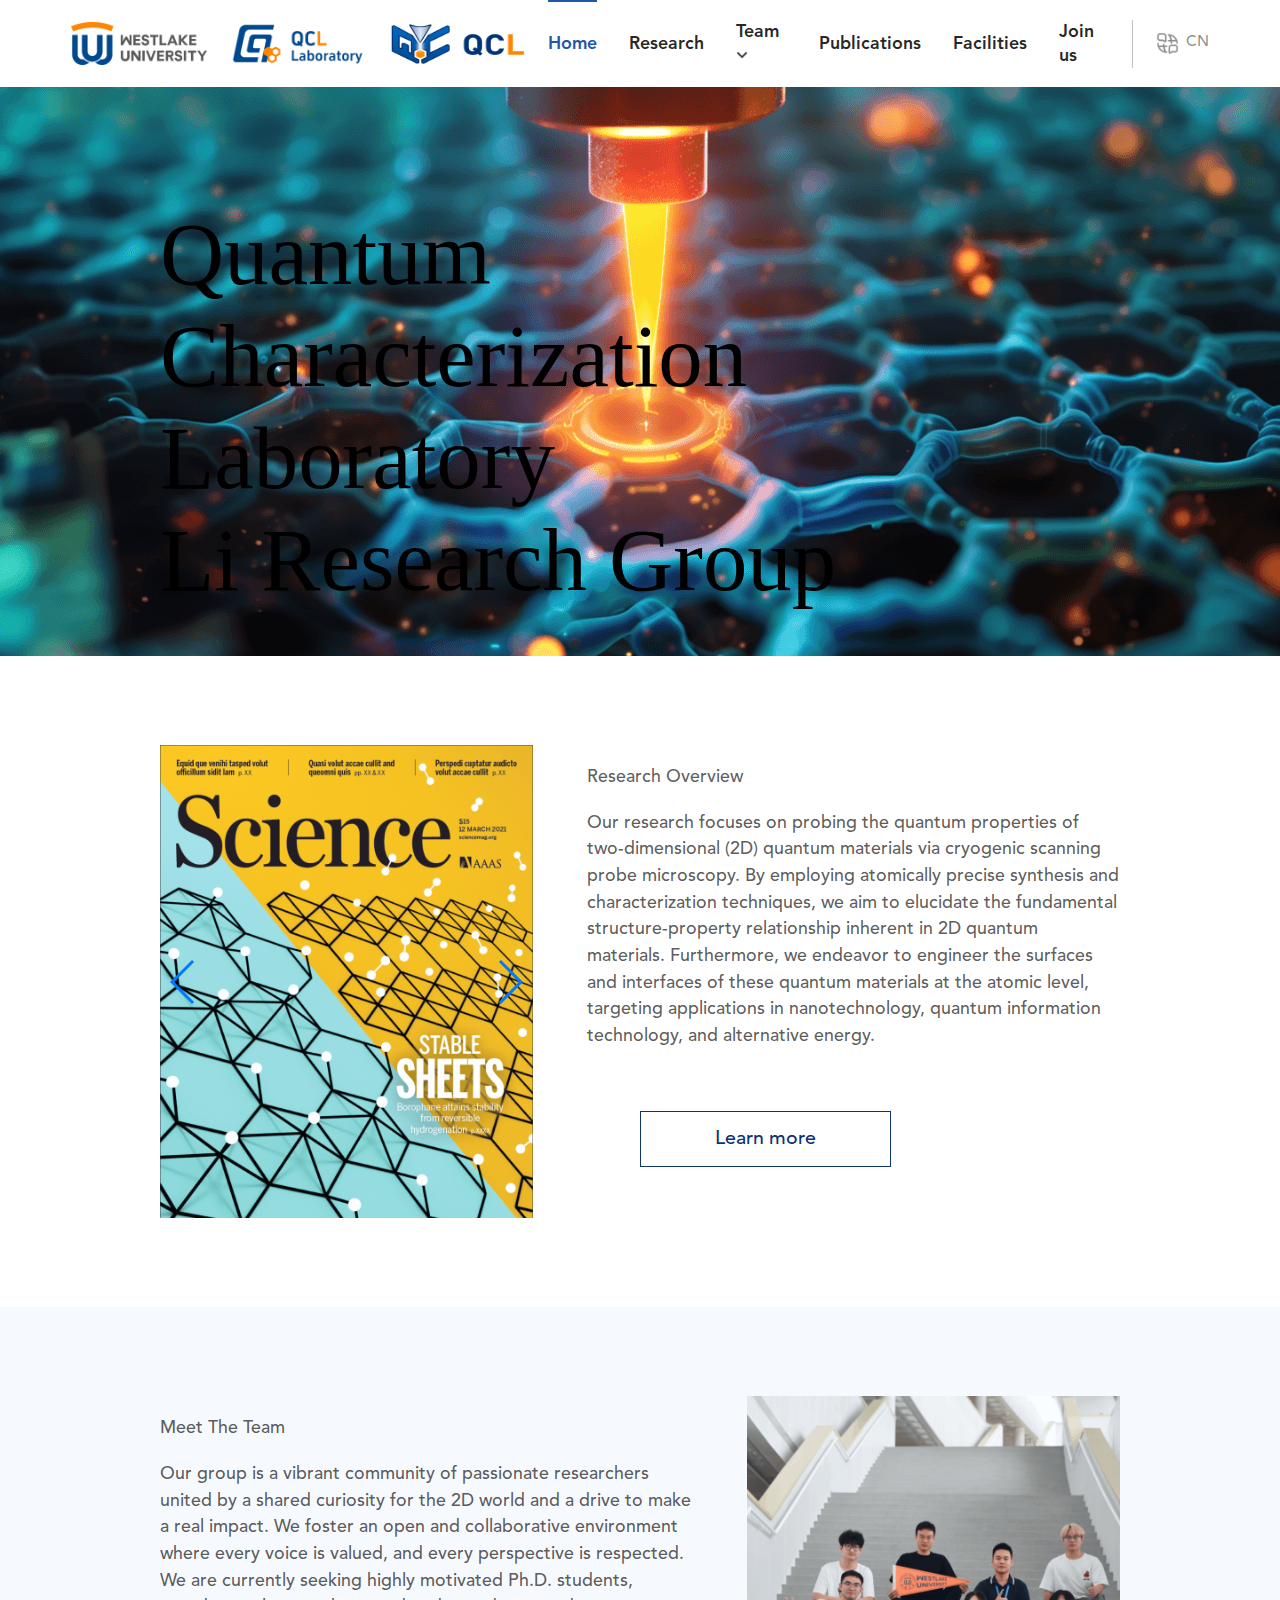
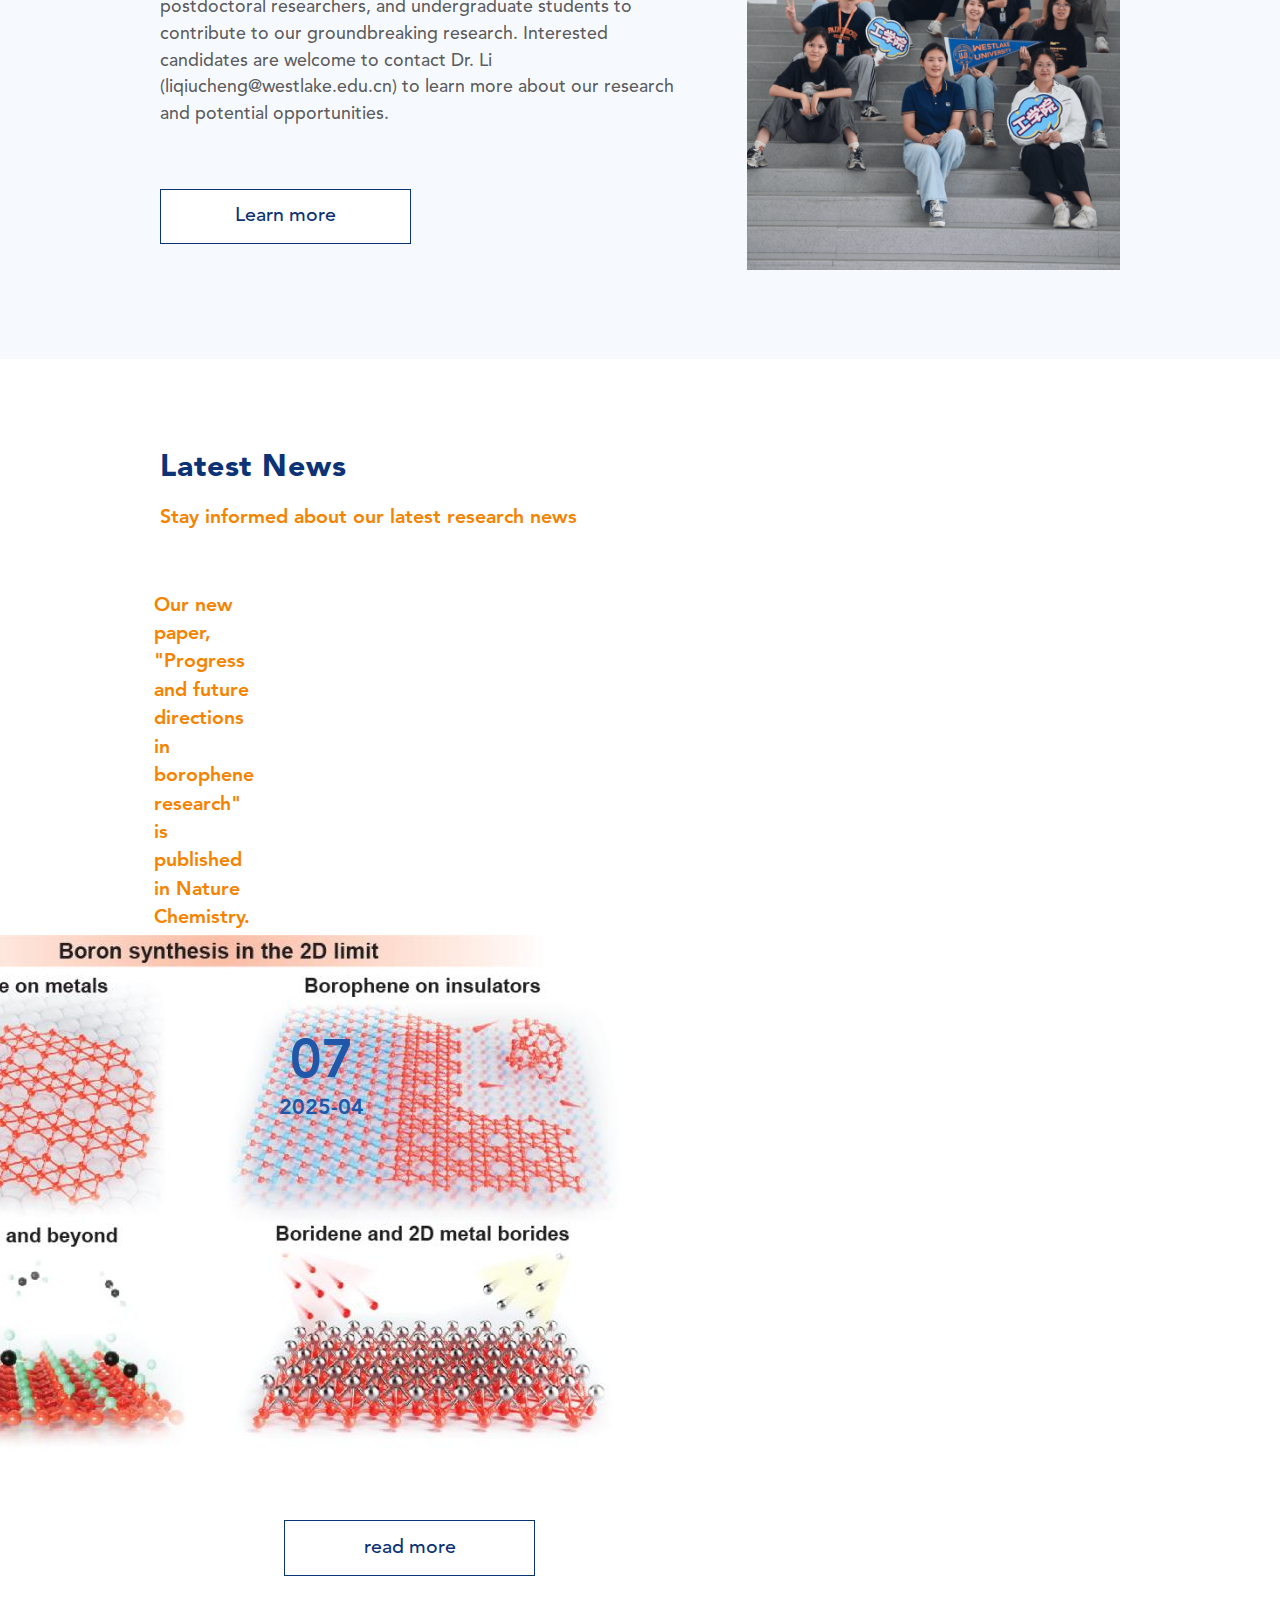
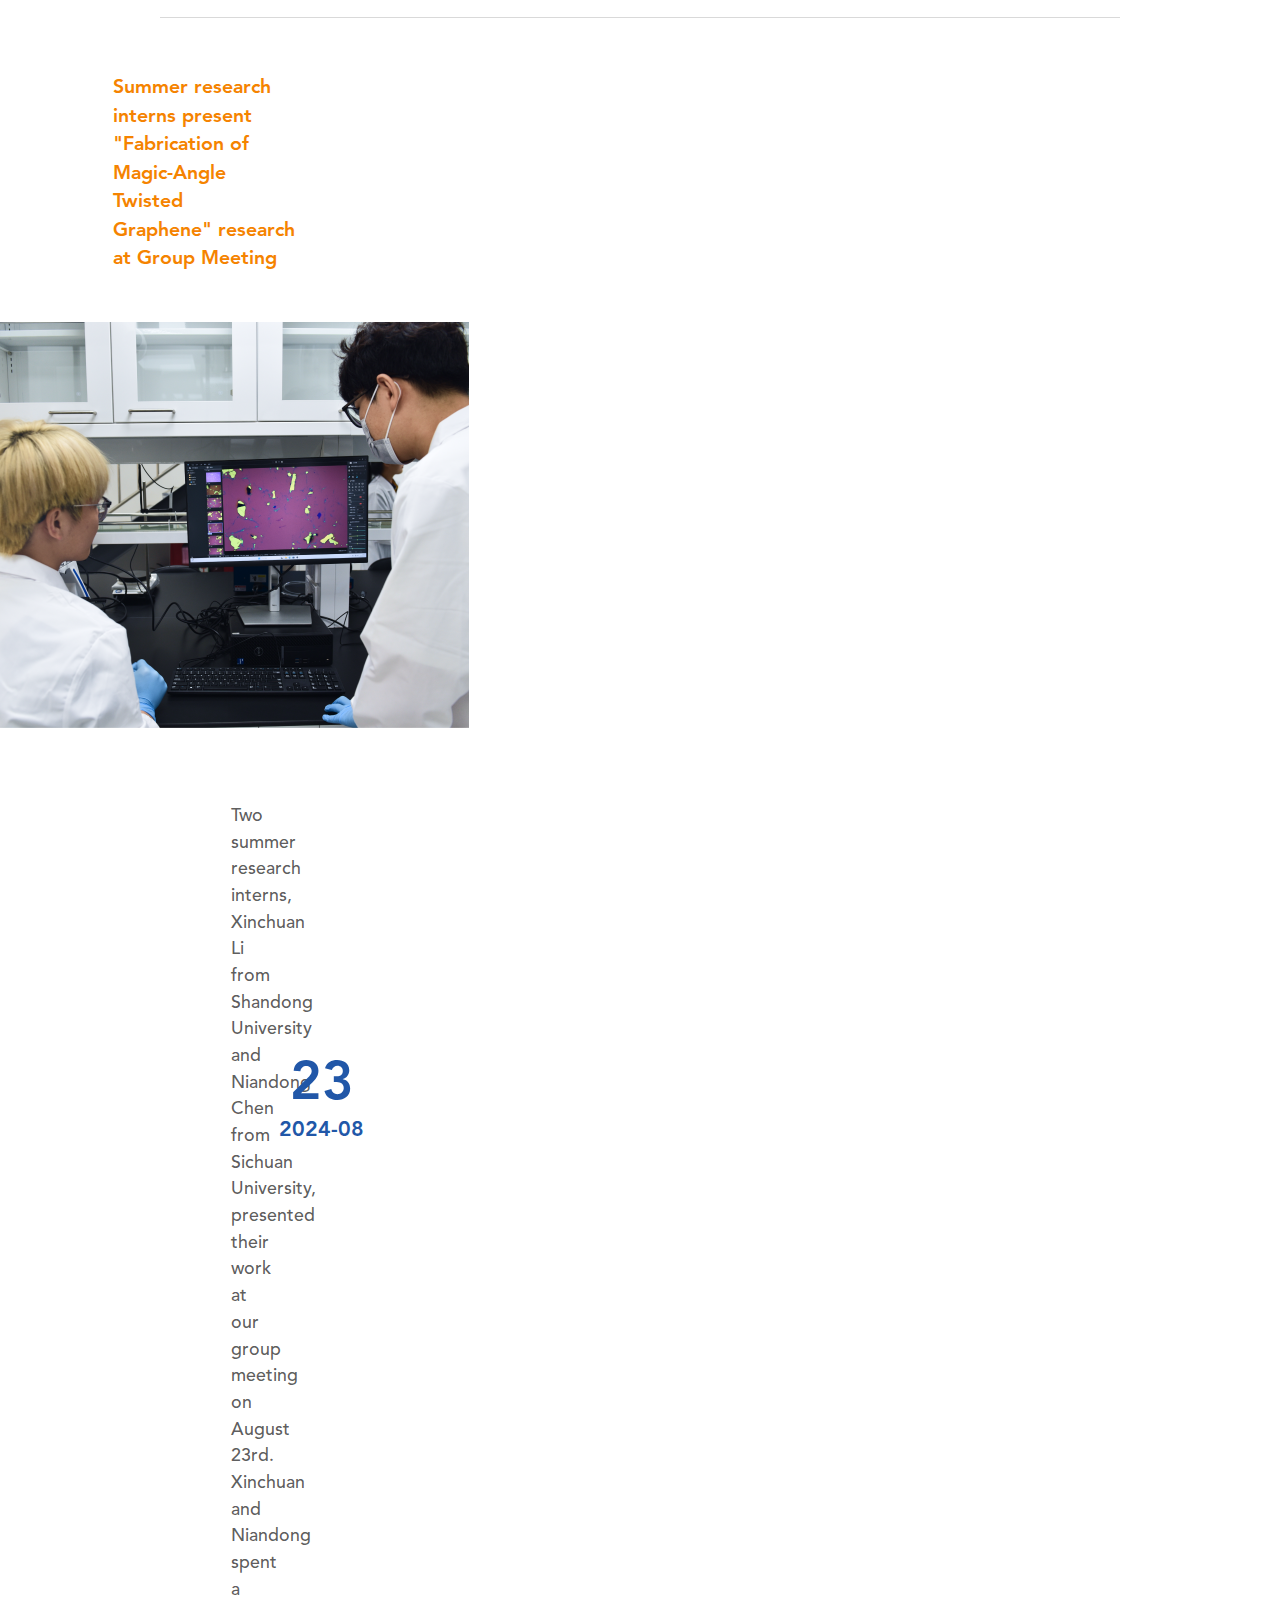
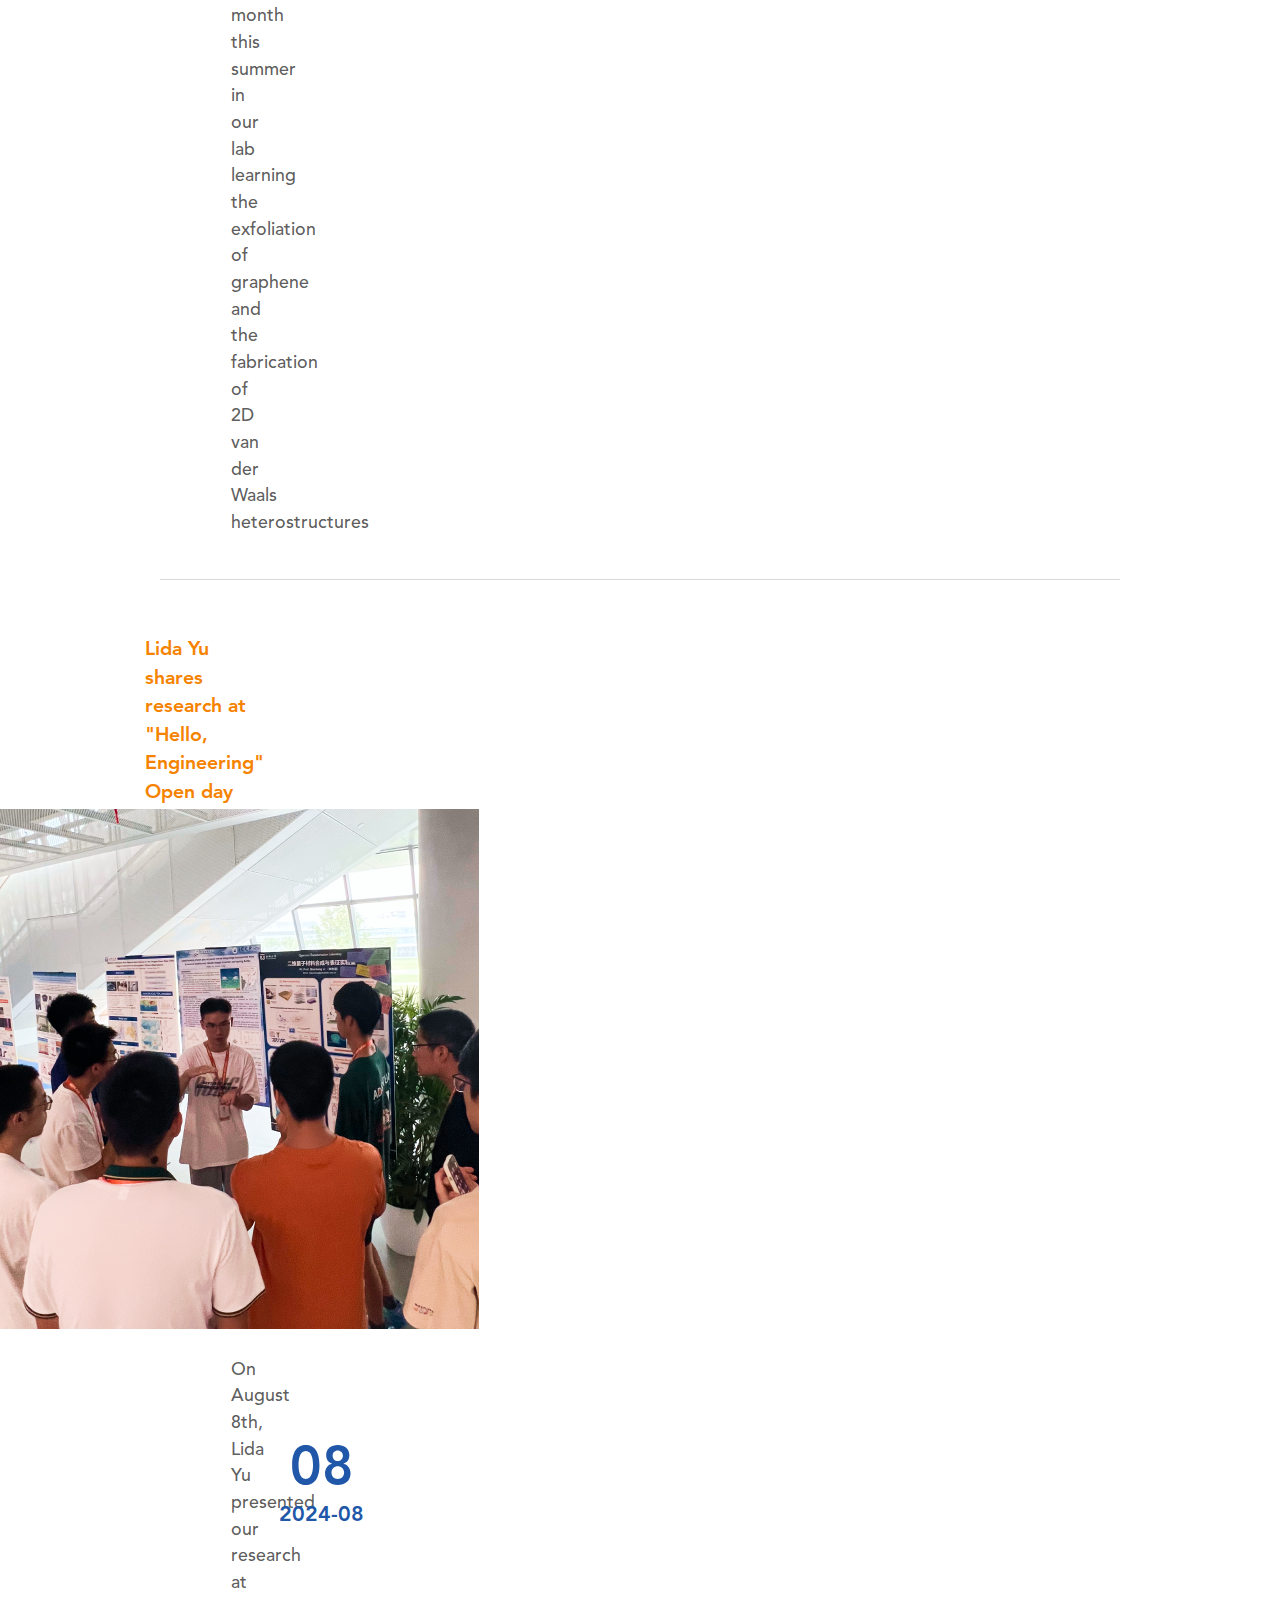
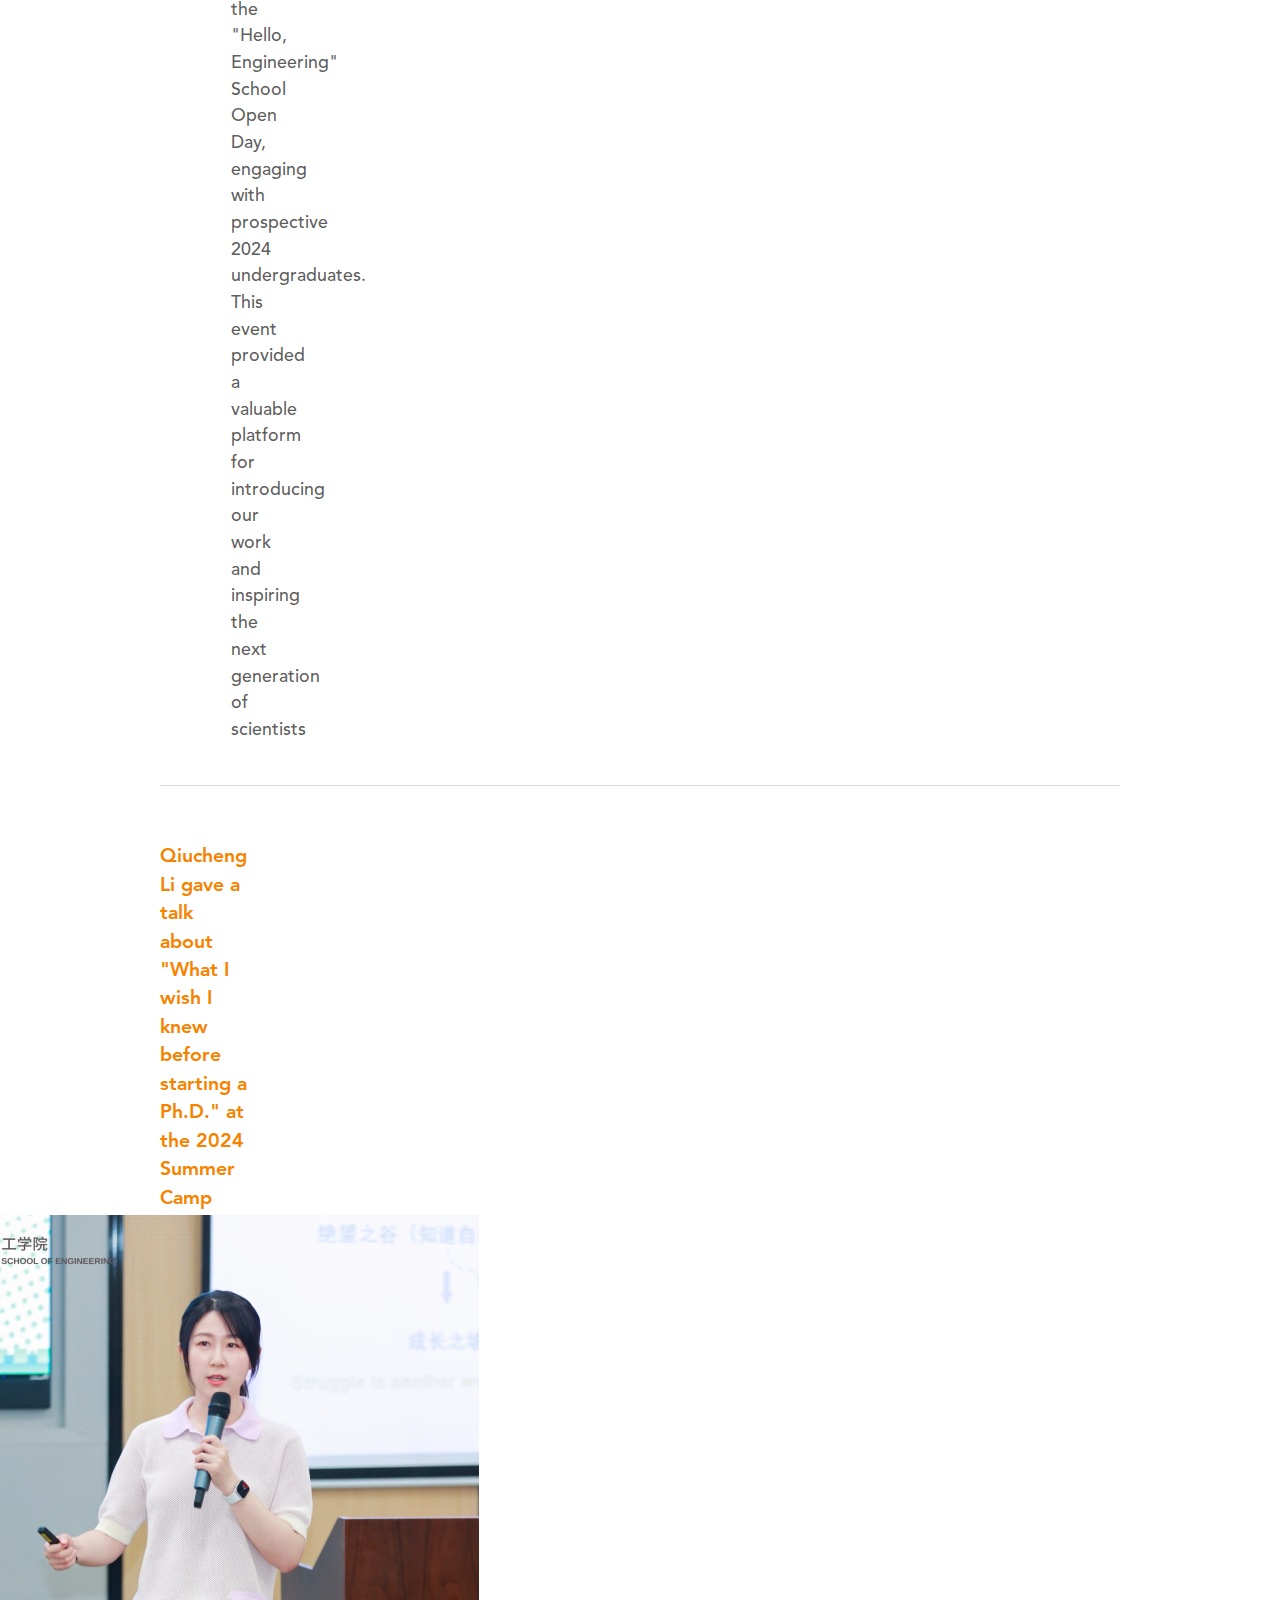
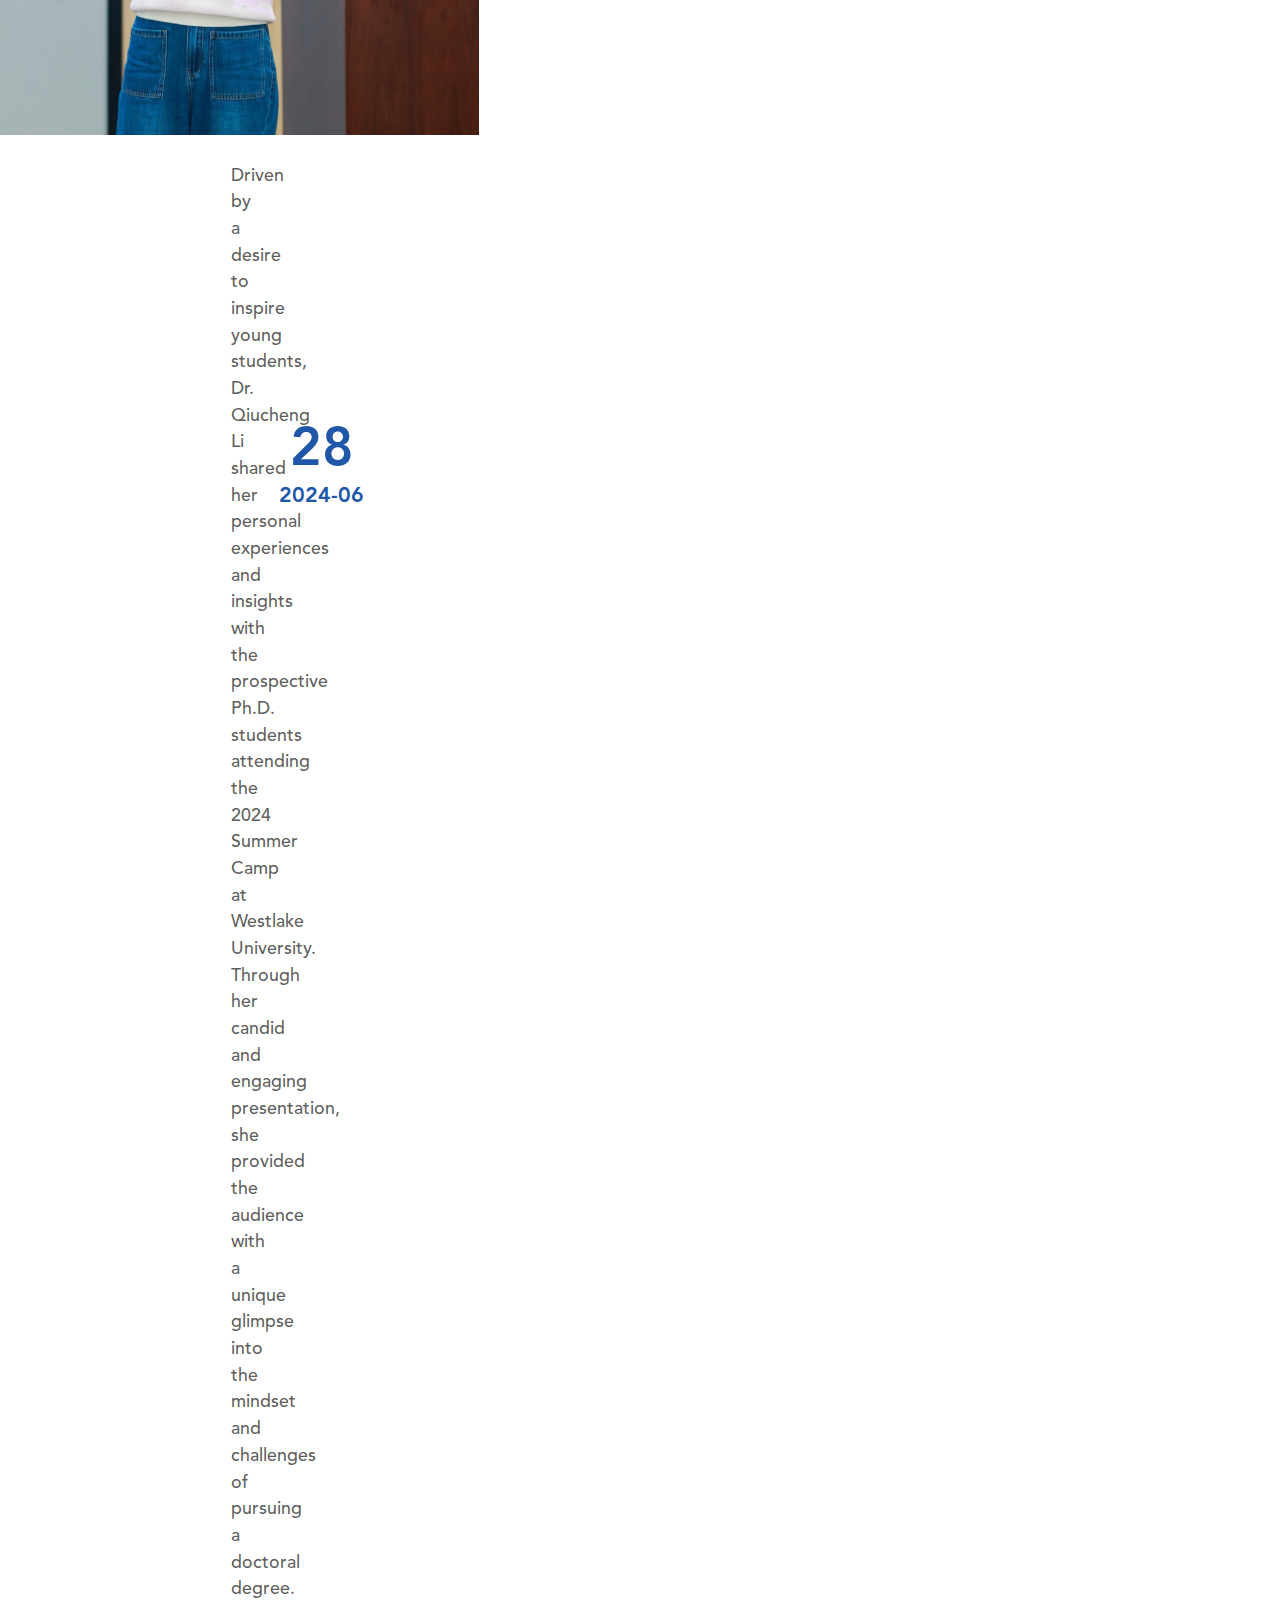
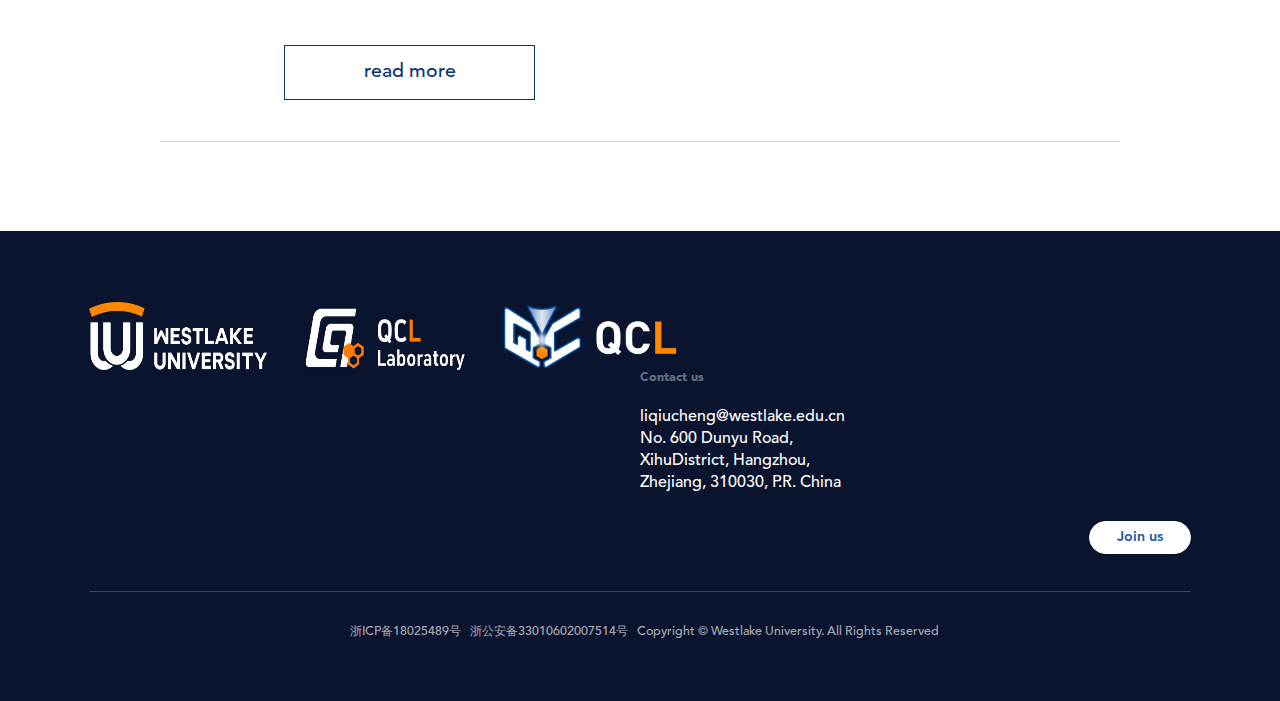
<file: index.htm>
﻿<!DOCTYPE html>
<html>
<head>
    <meta charset="utf-8">
    <meta name="viewport" content="width=device-width, initial-scale=1" id="wixDesktopViewport"/>
    <title>Li Research Group</title>
    <META Name="keywords" Content="Li Research Group"/>

    <link rel="shortcut icon" href="favicon.ico">
    <link rel="stylesheet" type="text/css" href="css/common.css"/>
    <link rel="stylesheet" type="text/css" href="css/home.css"/>
    <link rel="stylesheet" href="css/swiper-3.4.2.min.css">
    <script src="js/jquery-2.1.4.min.js"></script>
    <script src="js/swiper-3.4.2.min.js"></script>
</head>
<body>
<header class="header-box">
    <div class="logo-box"><a href="index.htm">
        <img src="img/icon_headerLogo_l.png" title="">
    </a>
        <a href="index.htm">
            <img class="laboratoryLogo" src="img/icon_headerLogo_r.png" title="">
        </a>
        <a href="index.htm">
            <img class="laboratoryLogo-mobile" src="img/icon_headerLogo_r_mobile.png" title="">
        </a>
    </div>
    <div class="r-box">
        <nav class="menu-box">
            <ul id="pc-menu1">
                <li class="active">
                    <a href="index.htm">Home </a>
                </li>
                <li>
                    <a href="Research.htm">Research </a>
                </li>
                <li>
                    <a href="javascript:;">Team <img src="img/icon_arrowDown.png" alt=""></a>
                    <ul class="teamList">
                        <li><a href="Team/People.htm">People</a></li>
                        <li><a href="Team/Gallery.htm">Gallery</a></li>
                    </ul>
                </li>
                <li>
                    <a href="Publications.htm">Publications </a>
                </li>
                <li>
                    <a href="Facilities.htm">Facilities </a>
                </li>
                <li>
                    <a href="Joinus.htm">Join us </a>
                </li>
            </ul>
            <ul id="pc-menu2">
                <li>
                    <a href="zh/index.htm">首页 </a>
                </li>
                <li>
                    <a href="zh/Research.htm">研究内容 </a>
                </li>
                <li>
                    <a href="javascript:;">团队成员 <img src="img/icon_arrowDown.png" alt=""></a>
                    <ul class="teamList">
                        <li><a href="zh/Team/People.htm">成员信息</a></li>
                        <li><a href="zh/Team/Gallery.htm">团队画廊</a></li>
                    </ul>
                </li>
                <li>
                    <a href="zh/Publications.htm">学术成果 </a>
                </li>
                <li>
                    <a href="zh/Facilities.htm">实验仪器 </a>
                </li>
                <li>
                    <a href="zh/Joinus.htm">团队招聘 </a>
                </li>
            </ul>
            <script type="text/javascript">
                var isZh = location.href.includes("zh");
                if (isZh) {
                    document.getElementById('pc-menu1').remove();
                } else {
                    document.getElementById('pc-menu2').remove();
                }
            </script>
        </nav>
        <div class="icon-menu-box" onclick="handleMenuClick()"><img src="img/icon_menu.png" alt=""></div>
        <div class="language-box" id="languageBtn">
            <img src="img/icon_language.png" alt="">
            <span>CN</span>
        </div>
    </div>
</header>
<nav id="mobile-menu-box" class="menu-hidden">
    <ul id="mobile-menu1">
        <li class="active ">
            <a href="index.htm">Home </a>
        </li>
        <li>
            <a href="Research.htm">Research </a>
        </li>
        <li>
            <a onclick="handleChildMenuClick()" href="javascript:;">Team <img src="img/icon_arrowDown.png" alt=""></a>
            <ul id="childMenu" class="menu-hidden">
                <li><a href="Team/People.htm">People</a></li>
                <li><a href="Team/Gallery.htm">Gallery</a></li>
            </ul>
        </li>
        <li>
            <a href="Publications.htm">Publications </a>
        </li>
        <li>
            <a href="Facilities.htm">Facilities </a>
        </li>
        <li>
            <a href="Joinus.htm">Join us </a>
        </li>
    </ul>
    <ul id="mobile-menu2">
        <li>
            <a href="zh/index.htm">首页 </a>
        </li>
        <li>
            <a href="zh/Research.htm">研究内容 </a>
        </li>
        <li>
            <a onclick="handleChildMenuClick()" href="javascript:;">团队成员 <img src="img/icon_arrowDown.png" alt=""></a>
            <ul id="childMenu" class="menu-hidden">
                <li><a href="zh/Team/People.htm">成员信息</a></li>
                <li><a href="zh/Team/Gallery.htm">团队画廊</a></li>
            </ul>
        </li>
        <li>
            <a href="zh/Publications.htm">学术成果 </a>
        </li>
        <li>
            <a href="zh/Facilities.htm">实验仪器 </a>
        </li>
        <li>
            <a href="zh/Joinus.htm">团队招聘 </a>
        </li>
    </ul>
    <script type="text/javascript">
        var isZh = location.href.includes("zh");
        if (isZh) {
            document.getElementById('mobile-menu1').remove();
        } else {
            document.getElementById('mobile-menu2').remove();
        }
    </script>
</nav>
<section class="banner-box">

    <img src="images/home/banner2.png" alt="">


    <div>
        <p> Quantum </p>
        <p> Characterization </p>
        <p> Laboratory </p>
        <p><span>Li Research Group</span></p>
        <a href="Research.htm" target="_self">Learn more about our research</a>
    </div>
</section>
<main class="main-box">
    <div class="item-box">
        <div class="swiper-container">
            <div class="swiper-wrapper">
                <div class="swiper-slide">
                    <img src="images/home/Frame_172.png" alt="">
                </div>
                <div class="swiper-slide">
                    <img src="images/home/Frame_173.png" alt="">
                </div>
                <div class="swiper-slide">
                    <img src="images/home/Frame_174.png" alt="">
                </div>
            </div>
            <div class="swiper-button-next"></div>
            <div class="swiper-button-prev"></div>
            <div class="swiper-pagination"></div>
        </div>
        <div class="article-container">
            <p> Research Overview </p>
            <p> Our research focuses on probing the quantum properties of two-dimensional (2D) quantum materials via
                cryogenic scanning probe microscopy. By employing atomically precise synthesis and characterization
                techniques, we aim to elucidate the fundamental structure-property relationship inherent in 2D quantum
                materials. Furthermore, we endeavor to engineer the surfaces and interfaces of these quantum materials
                at the atomic level, targeting applications in nanotechnology, quantum information technology, and
                alternative energy. </p>
            <p><a href="Research.htm" target="_self">Learn more</a></p></div>
        <div class="clean"></div>
    </div>
    <div class="bgColor-F6F9FE">
        <div class="item-box team-box bgColor-F6F9FE">
            <div class="swiper-container">
                <img src="images/home/WechatIMG216.jpg" alt="">

            </div>
            <div class="article-container">
                <p> Meet The Team </p>
                <p> Our group is a vibrant community&nbsp;of passionate researchers united by a shared curiosity for the
                    2D world and a drive to make a real impact. We foster an open and collaborative environment where
                    every voice is valued,&nbsp;and every perspective is respected. We are currently seeking highly
                    motivated Ph.D. students, postdoctoral researchers, and undergraduate students&nbsp;to contribute to
                    our groundbreaking research. Interested candidates are welcome to contact Dr. Li
                    (liqiucheng@westlake.edu.cn) to learn more&nbsp;about our research and potential opportunities. </p>
                <p><a href="Team/People.htm" target="_self">Learn more</a></p></div>
            <div class="clean"></div>
        </div>
    </div>
    <div class="item-box news-box">
        <div>
            <h5> Latest News </h5>
            <h6> Stay informed about our latest research news </h6></div>
        <ul>


            <li>
                <div class="articleContent-box">
                    <h6>Our new paper, "Progress and future directions in borophene research" is published in Nature
                        Chemistry.</h6>
                    <div>
                        <img src="__local/B/F1/24/23B135AC7230E0111CCEFCDC1C7_E1C57DB9_7711A.png" alt="">
                    </div>
                    <p>
                        <a href="https://www.nature.com/articles/s41557-025-01773-4?utm_source=rct_congratemailt&amp;utm_medium=email&amp;utm_campaign=nonoa_20250407&amp;utm_content=10.1038/s41557-025-01773-4"
                           target="_blank">read more</a></p>
                </div>
                <div class="dateBox">
                    <div>
                        <span>07</span>
                        <span>2025-04</span>
                    </div>
                </div>
                <div class="clean"></div>
            </li>
            <li>
                <div class="articleContent-box">
                    <h6>Summer research interns present "Fabrication of Magic-Angle Twisted Graphene" research at Group
                        Meeting</h6>
                    <div>
                        <img src="__local/8/E2/86/26056BE2E139AADD571B8528C50_25BC424C_509D0.jpg" alt="">
                    </div>
                    <p>Two summer research interns, Xinchuan Li from Shandong University and Niandong Chen from Sichuan
                        University, presented their work at our group meeting on August 23rd. Xinchuan and Niandong
                        spent a month this summer in our lab learning the exfoliation of graphene and the fabrication of
                        2D van der Waals heterostructures </p>
                </div>
                <div class="dateBox">
                    <div>
                        <span>23</span>
                        <span>2024-08</span>
                    </div>
                </div>
                <div class="clean"></div>
            </li>
            <li>
                <div class="articleContent-box">
                    <h6>Lida Yu shares research at "Hello, Engineering" Open day</h6>
                    <div>
                        <img src="__local/1/79/5C/E7F875D8DB70B8160170F9D28CD_441BB407_83029.png" alt="">
                    </div>
                    <p>On August 8th, Lida Yu presented our research at the "Hello, Engineering" School Open Day,
                        engaging with prospective 2024 undergraduates. This event provided a valuable platform for
                        introducing our work and inspiring the next generation of scientists </p>
                </div>
                <div class="dateBox">
                    <div>
                        <span>08</span>
                        <span>2024-08</span>
                    </div>
                </div>
                <div class="clean"></div>
            </li>
            <li>
                <div class="articleContent-box">
                    <h6>Qiucheng Li gave a talk about "What I wish I knew before starting a Ph.D." at the 2024 Summer
                        Camp</h6>
                    <div>
                        <img src="__local/C/3B/0B/2B481B92F773BB32F1A34BF95CB_0C8D816F_6B6DE.png" alt="">
                    </div>
                    <p>Driven by a desire to inspire young students, Dr. Qiucheng Li shared her personal experiences and
                        insights with the prospective Ph.D. students attending the 2024 Summer Camp at Westlake
                        University. Through her candid and engaging presentation, she provided the audience with a
                        unique glimpse into the mindset and challenges of pursuing a doctoral degree. <a
                                href="https://mp.weixin.qq.com/s/XBCleUHBDxdrVS3To9yZiw" target="_blank">read more</a>
                    </p>
                </div>
                <div class="dateBox">
                    <div>
                        <span>28</span>
                        <span>2024-06</span>
                    </div>
                </div>
                <div class="clean"></div>
            </li>
            <script>_showDynClickBatch(['dynclicks_u10_1126', 'dynclicks_u10_1093', 'dynclicks_u10_1087', 'dynclicks_u10_1094'], [1126, 1093, 1087, 1094], "wbnews", 2013068255)</script>
        </ul>
    </div>
</main>
<footer class="footer-box">
    <div class="logo-box"><img src="img/icon_footerLogo_l.png" alt="">

        <img class="footerLaboratoryLogo" src="img/icon_footerLogo_r.png" alt="">

        <img class="footerLaboratoryLogo-mobile" src="img/icon_footerLogo_r_mobile.png" alt="">

    </div>
    <div class="contactus-box">
        <h6> Contact us </h6>
        <p> liqiucheng@westlake.edu.cn </p>
        <p> No. 600 Dunyu Road, XihuDistrict, Hangzhou, Zhejiang, 310030, P.R. China </p>
        <div class="clean"></div>
        <div>
            <a href="Joinus.htm" target="_self">Join us</a>
        </div>
    </div>
    <div class="clean"></div>
    <div class="filings-box"><!-- 版权内容请在本组件"内容配置-版权"处填写 -->
        <p>浙ICP备18025489号<br/></p>
        <p>浙公安备33010602007514号<br/></p>
        <p>Copyright © Westlake University. All Rights Reserved</p>
        <div class="clean"></div>
    </div>
</footer>
<script>
    $(function () {
        var isZh = location.href.includes("zh");
        const isMobile = /iPhone|iPad|iPod|Android/i.test(navigator.userAgent);
        if (isMobile) {
            document.body.classList.add('mobile-class');
            setRem(3.75);
        } else {
            document.body.classList.add('pc-class');
            setRem(14.4);
            window.onresize = function () {
                setRem(14.4);
            };
        }

        function setRem(designSize) {
            let html = document.documentElement;
            let width = html.clientWidth;
            if (designSize == 3.75) {
                width = width >= 375 ? 375 : width
            }
            if (designSize == 14.4) {
                width = width >= 1440 ? 1440 : width
            }
            html.style.fontSize = width / designSize + 'px'; // 设计稿宽度为1440px，那么1rem=100px，故除以14.4
        }

        var mySwiper = new Swiper('.swiper-container', {
            autoplay: 5000,//可选选项，自动滑动
            loop: true,
            nextButton: '.swiper-button-next',
            prevButton: '.swiper-button-prev',
            pagination: '.swiper-pagination',
            paginationClickable: true,
            disableOnInteraction: false
        })
        var langBtn = document.getElementById("languageBtn");
        langBtn.getElementsByTagName('span')[0].innerHTML = isZh ? "EN" : "CN";
        langBtn.onclick = function () {
            var path = location.pathname.split("zh").pop();
            location.href = isZh ? path : "/zh" + path;
        }
    });

    function handleMenuClick() {
        var content = document.getElementById('mobile-menu-box');
        if (content.classList.contains('menu-hidden')) {
            content.classList.remove('menu-hidden');
        } else {
            content.classList.add('menu-hidden');
        }
    }

    function handleChildMenuClick() {
        var content = document.getElementById('childMenu');
        if (content.classList.contains('menu-hidden')) {
            content.classList.remove('menu-hidden');
        } else {
            content.classList.add('menu-hidden');
        }
    }
</script>
</body>
</html>
</file>
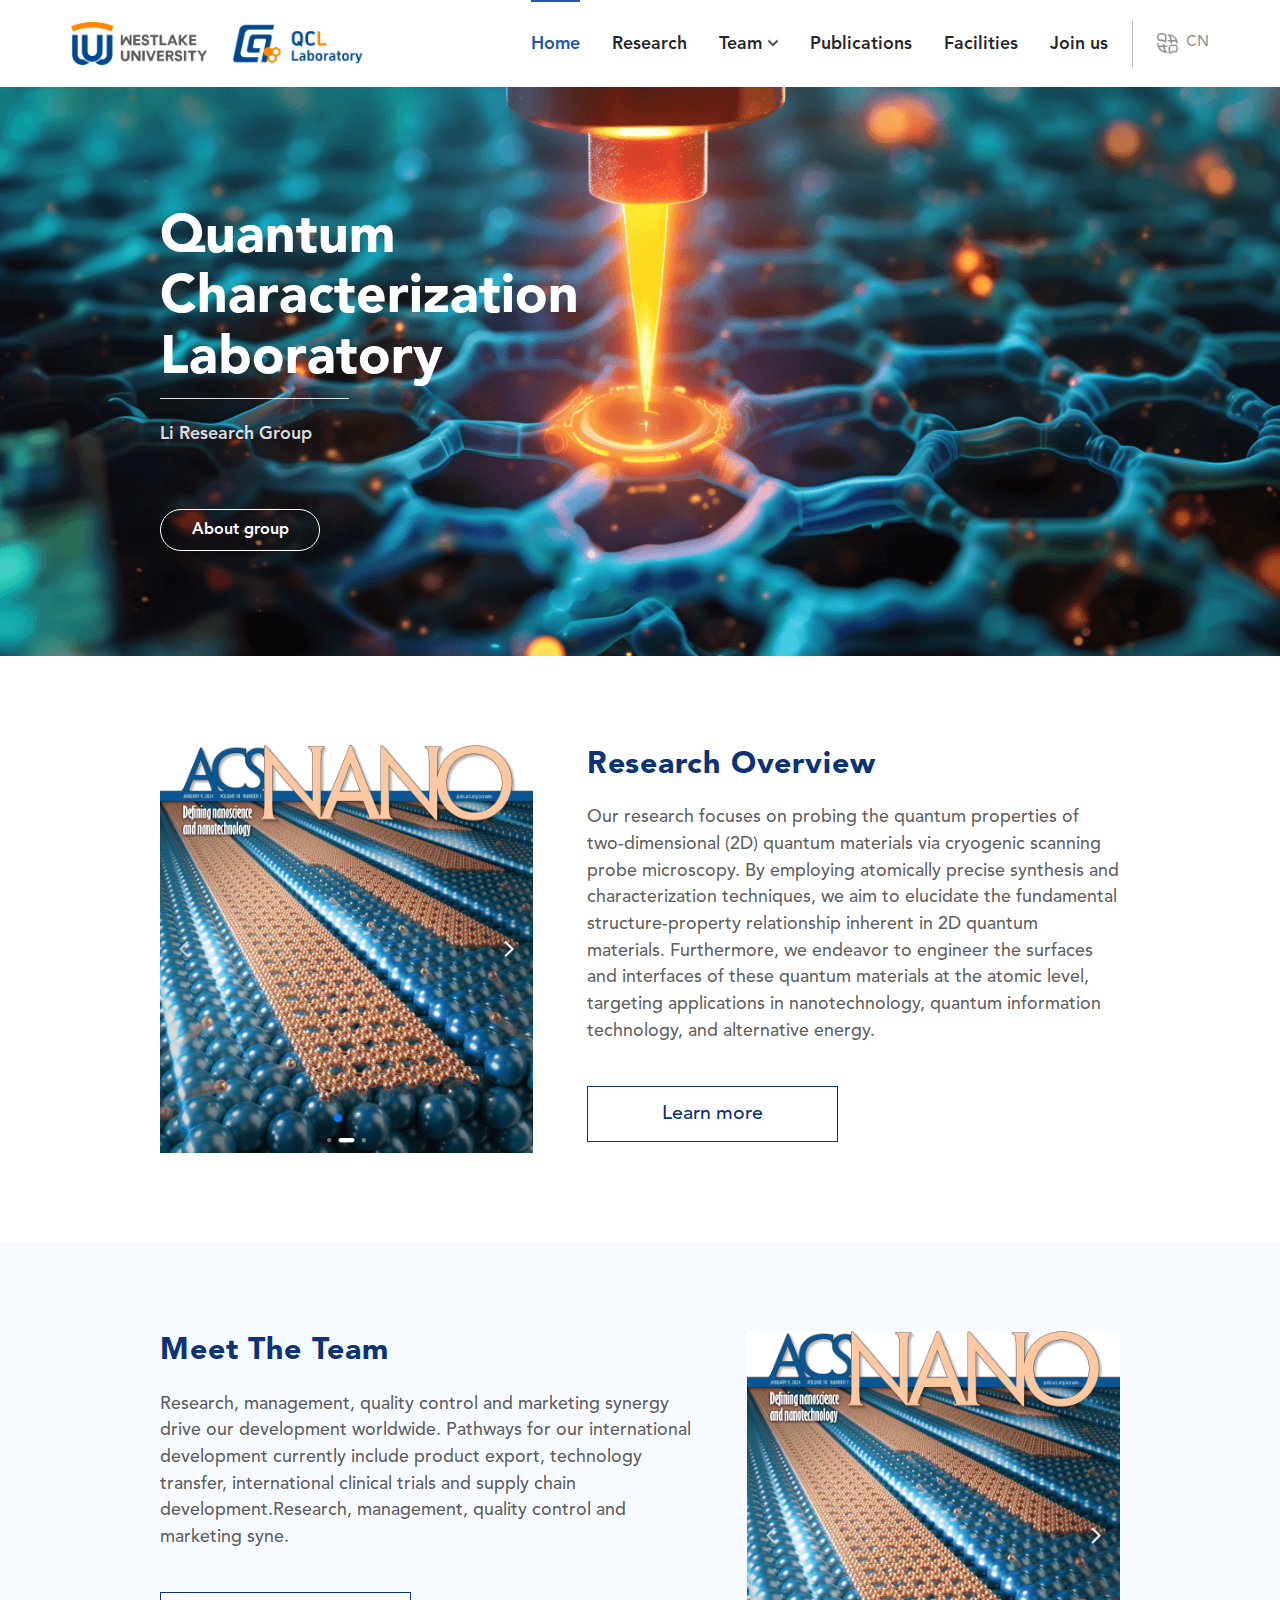
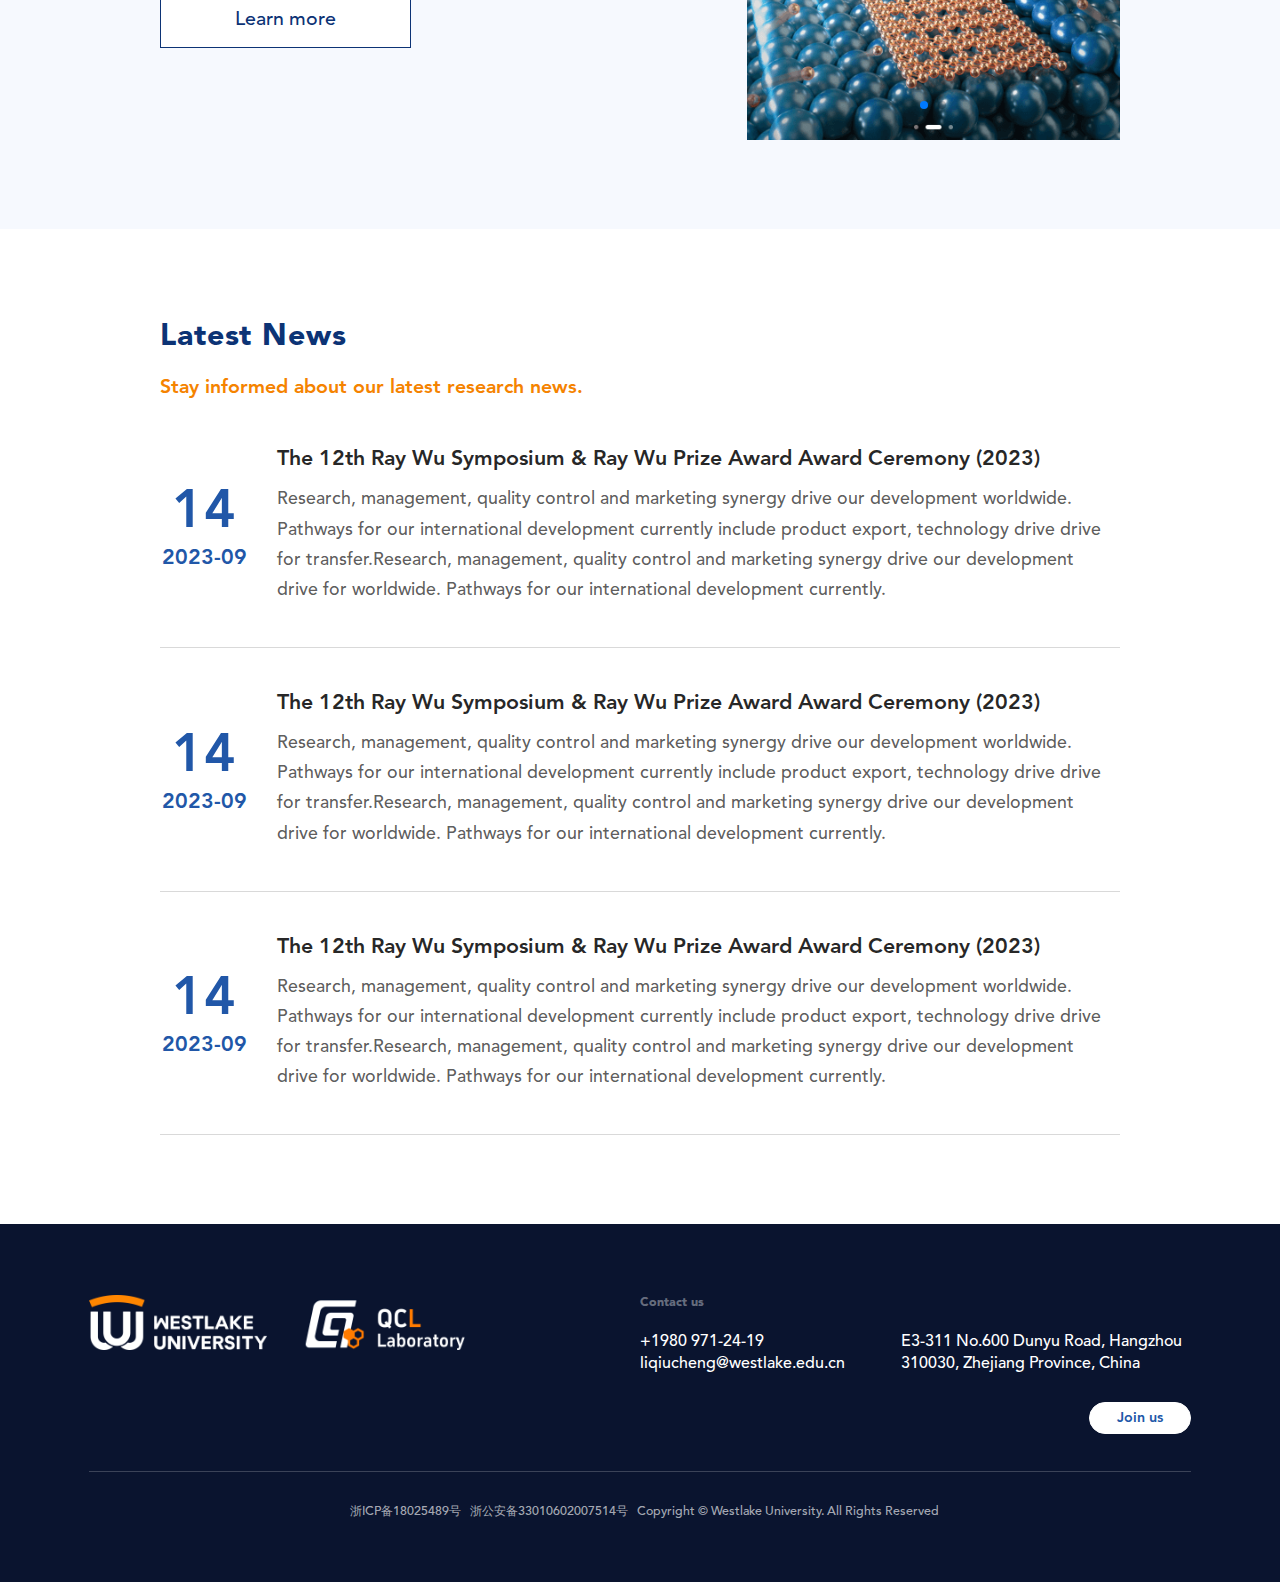
<file: index.html>
<!DOCTYPE html>
<html>
	<head>
		<meta charset="utf-8">
		<meta name="viewport" content="width=device-width, initial-scale=1" id="wixDesktopViewport" />
		<title>Home</title>
		<link rel="shortcut icon" href="./favicon.ico">
		<link rel="stylesheet" type="text/css" href="./css/common.css" />
		<link rel="stylesheet" type="text/css" href="./css/home.css" />
		<link rel="stylesheet" href="./css/swiper-3.4.2.min.css">
		<script src="./js/jquery-2.1.4.min.js"></script>
		<script src="./js/swiper-3.4.2.min.js"></script>
	</head>
	<body>
		<header class="header-box">
			<div class="logo-box">
                <a href="https://www.westlake.edu.cn/">
                    <img src="./img/icon_headerLogo_l.png" title="西湖大学" />
                </a>
				<a href="https://www.westlake.edu.cn/">
                    <img class="logo" src="./img/icon_headerLogo_r.png" title="西湖大学" />
                </a>
            </div>
			<div class="r-box">
				<nav class="menu-box">
					<ul>
						<li class="active"><a href="index.html">Home</a></li>
						<li><a href="research.html">Research</a></li>
						<li class="team"><a href="javascript:;">Team <img src="./img/icon_arrowDown.png" alt=""></a>
							<ul class="teamList">
								<li><a href="people.html">People</a></li>
								<li><a href="gallery.html">Gallery</a></li>
							</ul>
						</li>
						<li><a href="publications.html">Publications</a></li>
						<li><a href="facilities.html">Facilities</a></li>
						<li><a href="joinus.html">Join us</a></li>
					</ul>
				</nav>
				<div class="icon-menu-box" onclick="handleMenuClick()">
					<img src="./img/icon_menu.png" alt="">
				</div>
				<div class="language-box">
					<img src="./img/icon_language.png" alt="">
					<span>CN</span>
				</div>
			</div>
		</header>
		<nav id="mobile-menu-box" class="menu-hidden">
			<ul>
				<li class="active"><a href="index.html">Home</a></li>
				<li><a href="research.html">Research</a></li>
				<li class="team"><a href="javascript:;" onclick="handleChildMenuClick()">Team <img src="./img/icon_arrowDown.png" alt=""></a>
					<ul id="childMenu" class="menu-hidden">
						<li><a href="people.html">People</a></li>
						<li><a href="gallery.html">Gallery</a></li>
					</ul>
				</li>
				<li><a href="publications.html">Publications</a></li>
				<li><a href="facilities.html">Facilities</a></li>
				<li><a href="joinus.html">Join us</a></li>
			</ul>
		</nav>
		<section class="banner-box">
			<img src="./images/home/banner.png" alt="">
			<div>
				<h5>Quantum</h5>
				<h5>Characterization</h5>
				<h5>Laboratory</h5>
				<h6>Li Research Group</h6>
				<a href="./research.html">About group</a>
			</div>
		</section>
		<main class="main-box">
			<div class="item-box">
				<div class="swiper-container">
					<div class="swiper-wrapper">
						<div class="swiper-slide">
							<img src="./images/home/img_img1.png" alt="">
						</div>
						<div class="swiper-slide">
							<img src="./images/home/img_img2.png" alt="">
						</div>
					</div>
					<div class="swiper-pagination"></div>
				</div>
				<h5>Research Overview</h5>
				<p>Our research focuses on probing the quantum properties of two-dimensional (2D) quantum materials via cryogenic scanning probe microscopy. By employing atomically precise synthesis and characterization techniques, we aim to elucidate the fundamental structure-property relationship inherent in 2D quantum materials. Furthermore, we endeavor to engineer the surfaces and interfaces of these quantum materials at the atomic level, targeting applications in nanotechnology, quantum information technology, and alternative energy.</p>
				<a href="./research.html">Learn more</a>
				<div class="clean"></div>
			</div>
			<div class="item-box team-box bgColor-F6F9FE">
				<div class="swiper-container">
					<div class="swiper-wrapper">
						<div class="swiper-slide">
							<img src="./images/home/img_img1.png" alt="">
						</div>
						<div class="swiper-slide">
							<img src="./images/home/img_img2.png" alt="">
						</div>
					</div>
					<div class="swiper-pagination"></div>
				</div>
				<h5>Meet The Team</h5>
				<p>Research, management, quality control and marketing synergy drive our development worldwide. Pathways for our international development currently include product export, technology transfer, international clinical trials and supply chain development.Research, management, quality control and marketing syne.</p>
				<a href="./people.html">Learn more</a>
				<div class="clean"></div>
			</div>
			<div class="item-box news-box">
				<h5>Latest News</h5>
				<h6>Stay informed about our latest research news.</h6>
				<ul>
					<li>
						<div>
							<span>14</span>
							<span>2023-09</span>
						</div>
						<div>
							<p>The 12th Ray Wu Symposium & Ray Wu Prize Award Award Ceremony (2023)</p>
							<p>Research, management, quality control and marketing synergy drive our development worldwide. Pathways for our international development currently include product export, technology drive drive for transfer.Research, management, quality control and marketing synergy drive our development drive for worldwide. Pathways for our international development currently.</p>
						</div>
					</li>
					<li>
						<div>
							<span>14</span>
							<span>2023-09</span>
						</div>
						<div>
							<p>The 12th Ray Wu Symposium & Ray Wu Prize Award Award Ceremony (2023)</p>
							<p>Research, management, quality control and marketing synergy drive our development worldwide. Pathways for our international development currently include product export, technology drive drive for transfer.Research, management, quality control and marketing synergy drive our development drive for worldwide. Pathways for our international development currently.</p>
						</div>
					</li>
					<li>
						<div>
							<span>14</span>
							<span>2023-09</span>
						</div>
						<div>
							<p>The 12th Ray Wu Symposium & Ray Wu Prize Award Award Ceremony (2023)</p>
							<p>Research, management, quality control and marketing synergy drive our development worldwide. Pathways for our international development currently include product export, technology drive drive for transfer.Research, management, quality control and marketing synergy drive our development drive for worldwide. Pathways for our international development currently.</p>
						</div>
					</li>
				</ul>
			</div>
		</main>
		<footer class="footer-box">
			<div class="logo-box">
				<img src="./img/icon_footerLogo_l.png" alt="">
				<img src="./img/icon_footerLogo_r.png" alt="">
			</div>
			<div class="contactus-box">
				<h6>Contact us</h6>
				<p>+1980 971-24-19</p>
				<p>liqiucheng@westlake.edu.cn</p>
				<p>E3-311 No.600 Dunyu Road, Hangzhou 310030, Zhejiang Province, China</p>
				<a href="./joinus.html">Join us</a>
			</div>
			<div class="clean"></div>
			<div class="filings-box">
				<p>浙ICP备18025489号</p>
				<p>浙公安备33010602007514号</p>
				<p>Copyright © Westlake University. All Rights Reserved</p>
				<div class="clean"></div>
			</div>
		</footer>
		<script>
			$(function(){
				const isMobile = /iPhone|iPad|iPod|Android/i.test(navigator.userAgent);
				if (isMobile) {
					console.log('当前在手机端');
					document.body.classList.add('mobile-class');
					setRem(3.75);
				} else {
					console.log('当前在PC端');
					document.body.classList.add('pc-class');
					setRem(14.4);
					window.onresize = function() {
			     		setRem(14.4);
			   		};
				}
				function setRem(designSize) {
					let html = document.documentElement;
					let width = html.clientWidth;
			     	html.style.fontSize = width / designSize + 'px'; // 设计稿宽度为1440px，那么1rem=100px，故除以14.4
				} 
			   	var mySwiper = new Swiper('.swiper-container', {
					autoplay: 5000,//可选选项，自动滑动
					loop: true,
					pagination: '.swiper-pagination',
					paginationClickable :true,
					disableOnInteraction: false
				})
			});
			function handleMenuClick() {
				var content = document.getElementById('mobile-menu-box');
				if (content.classList.contains('menu-hidden')) {
					content.classList.remove('menu-hidden');
				} else {
					content.classList.add('menu-hidden');
				}
			}
			function handleChildMenuClick() {
				var content = document.getElementById('childMenu');
				if (content.classList.contains('menu-hidden')) {
					content.classList.remove('menu-hidden');
				} else {
					content.classList.add('menu-hidden');
				}
			}
		</script>
	</body>
</html>
</file>
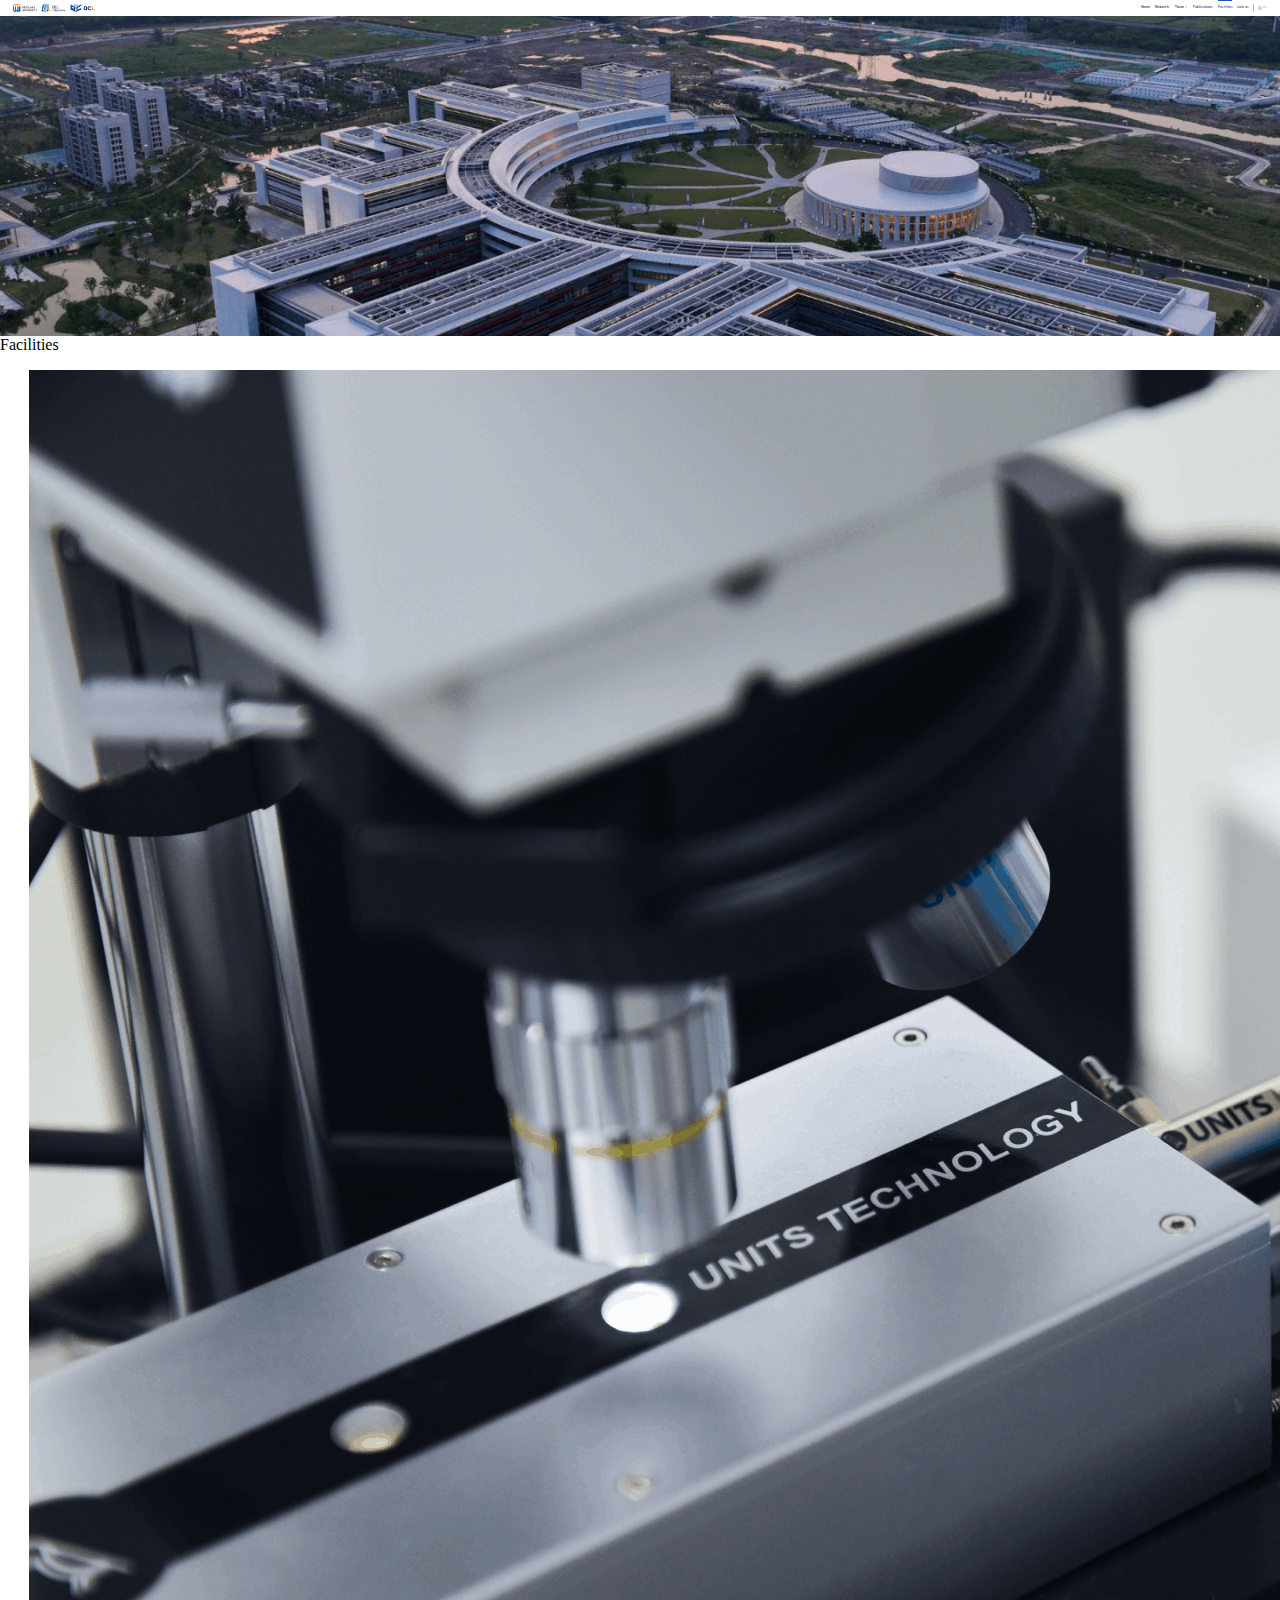
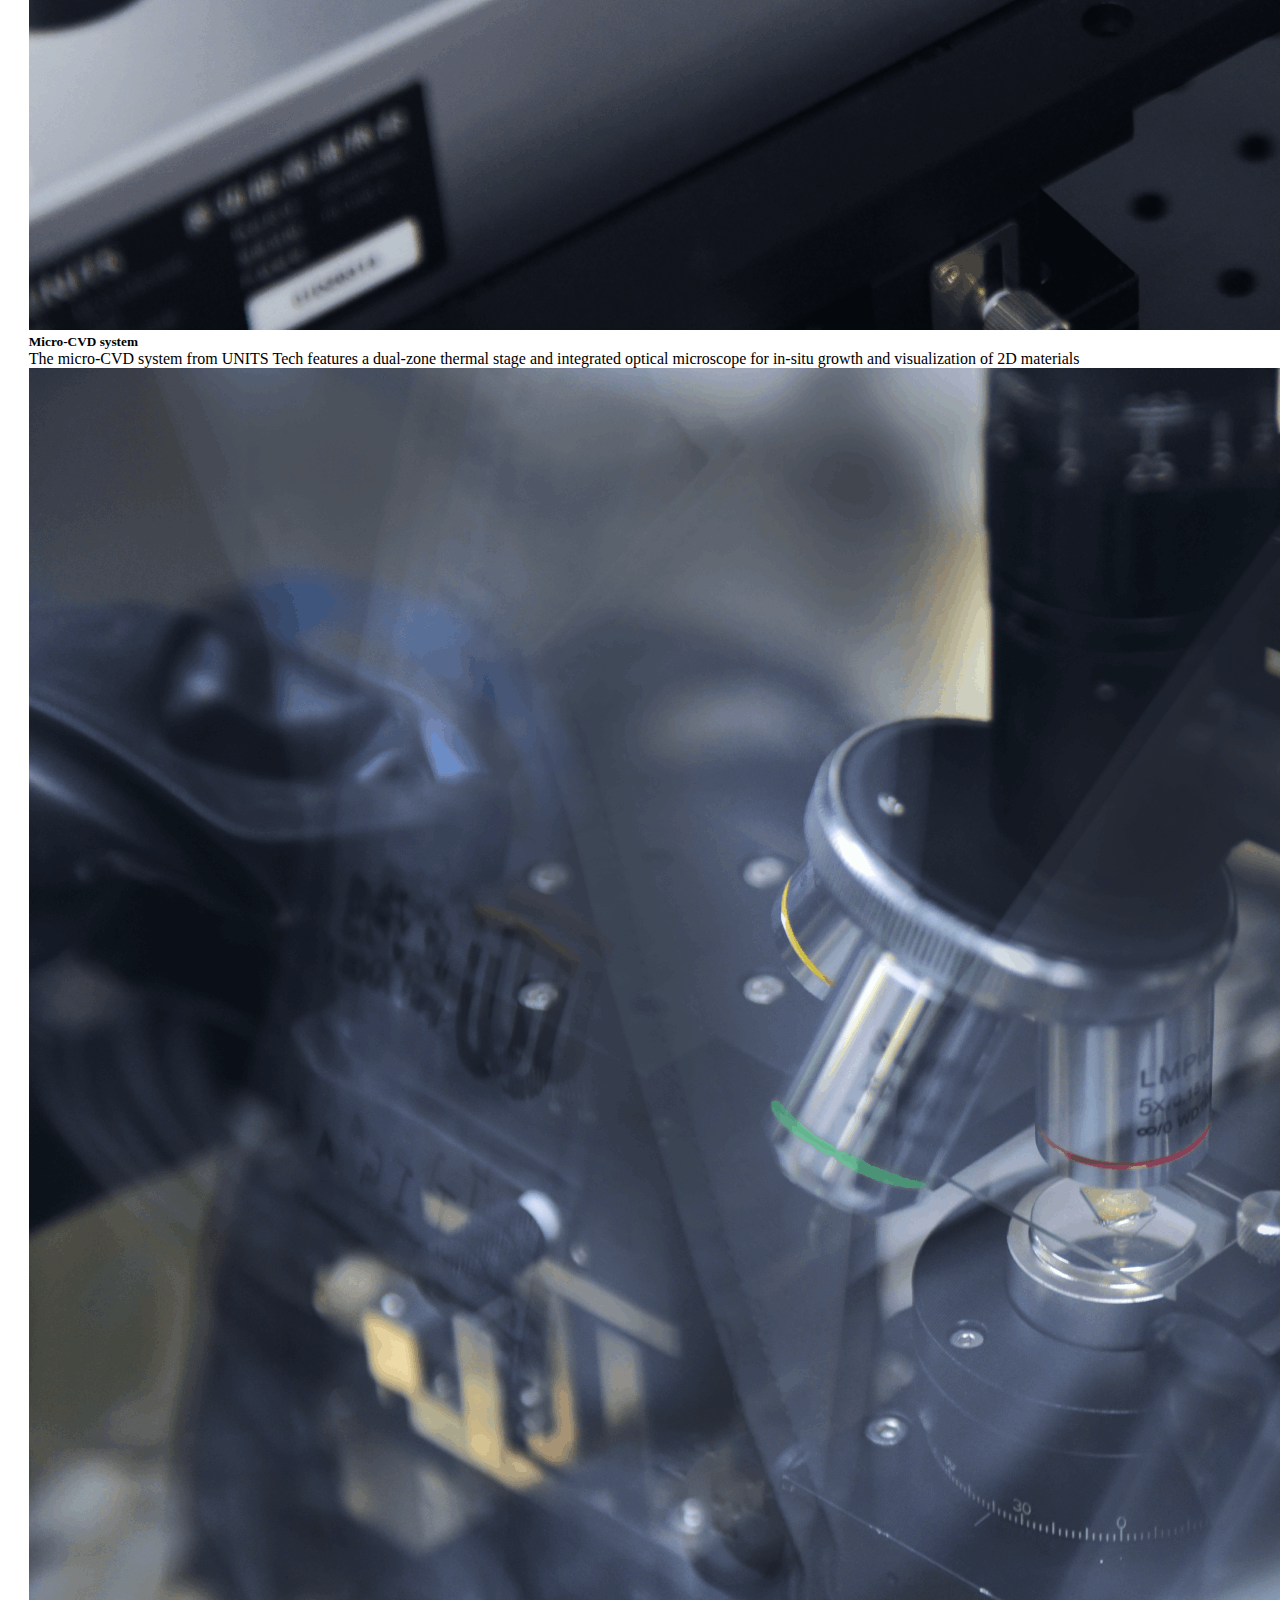
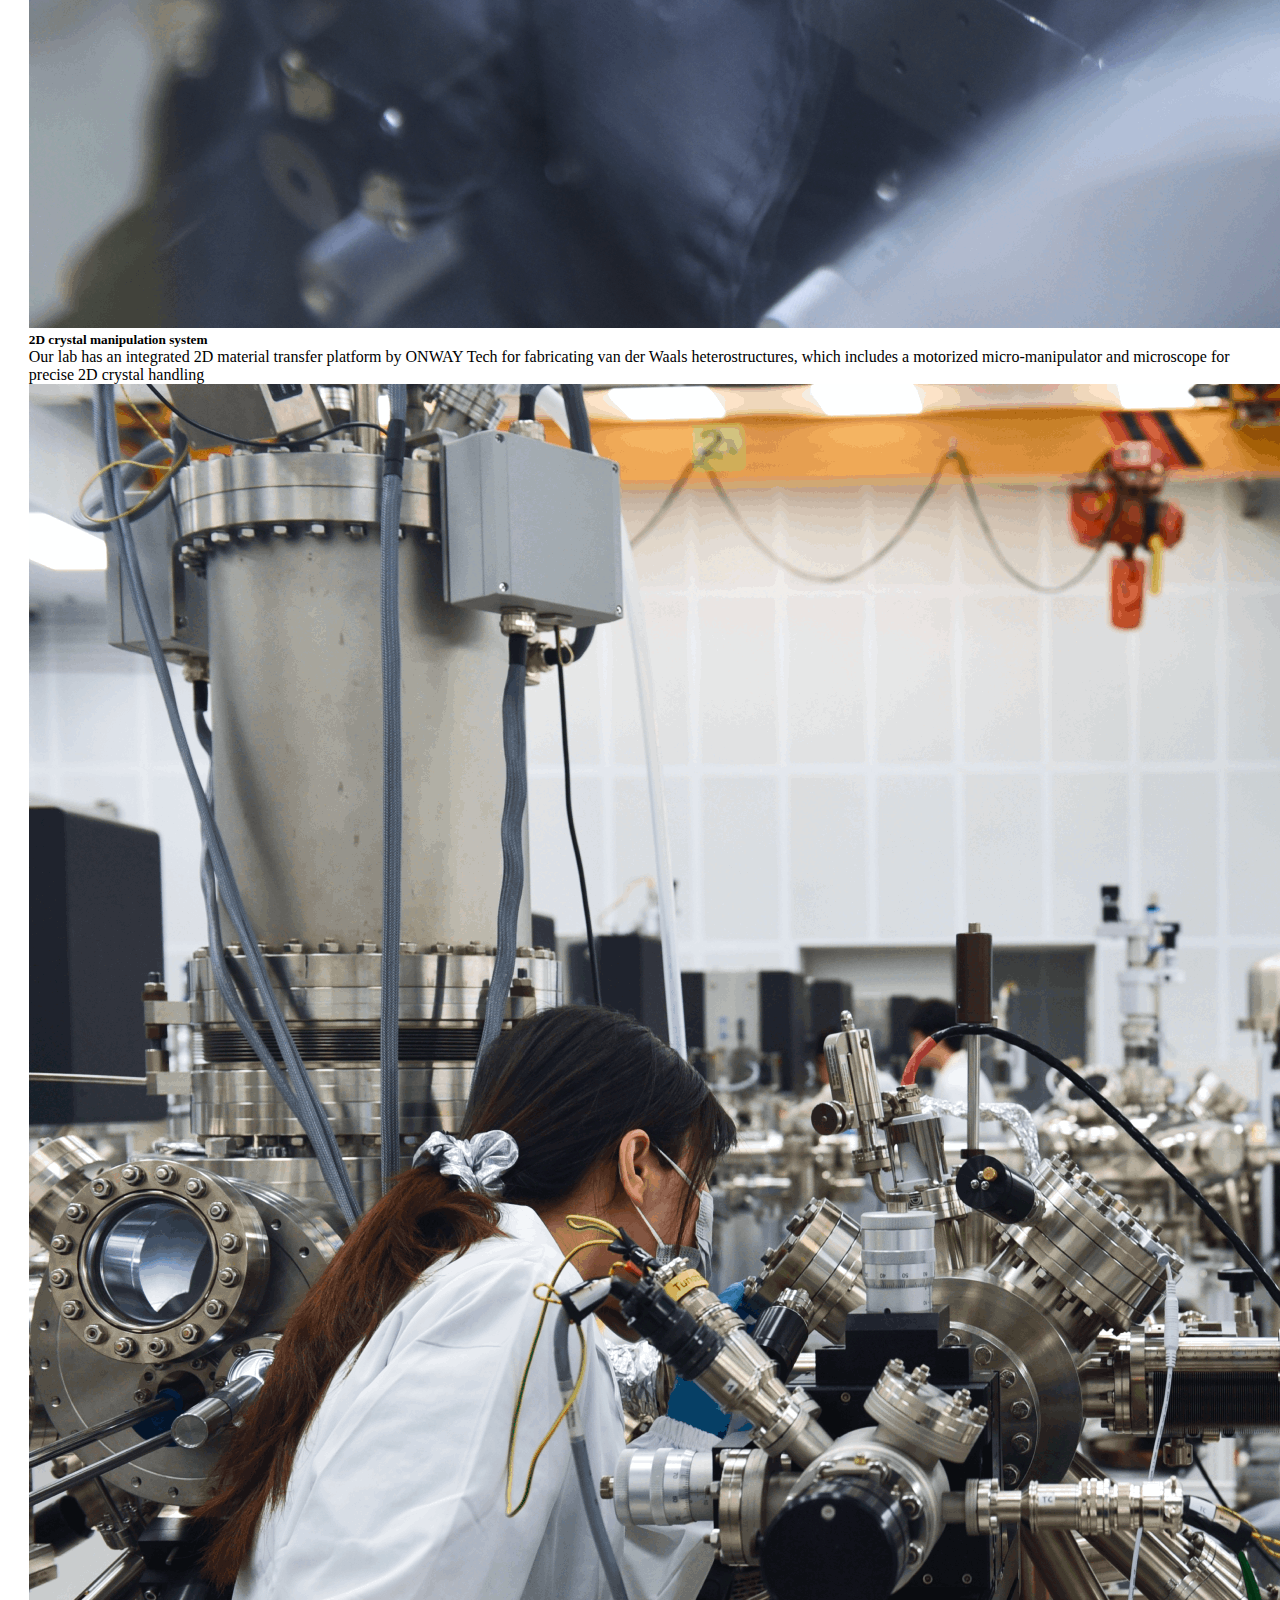
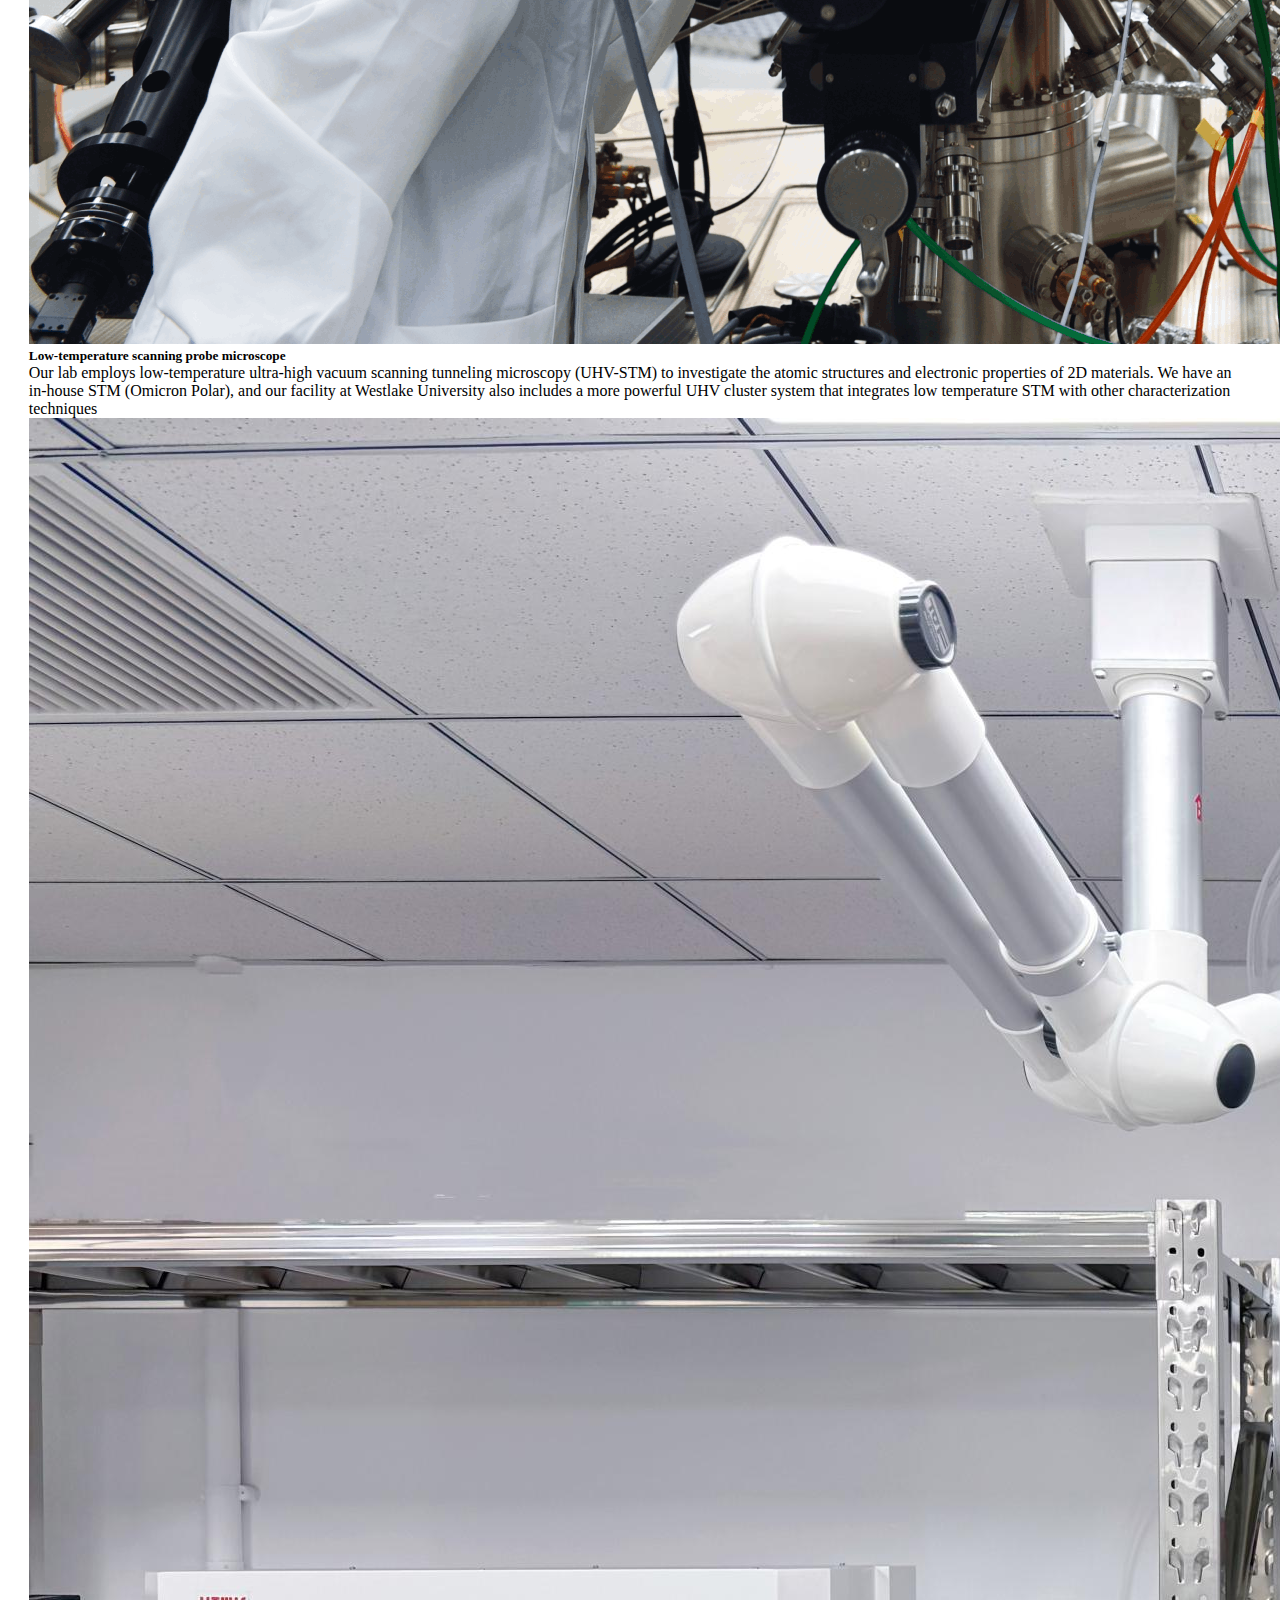
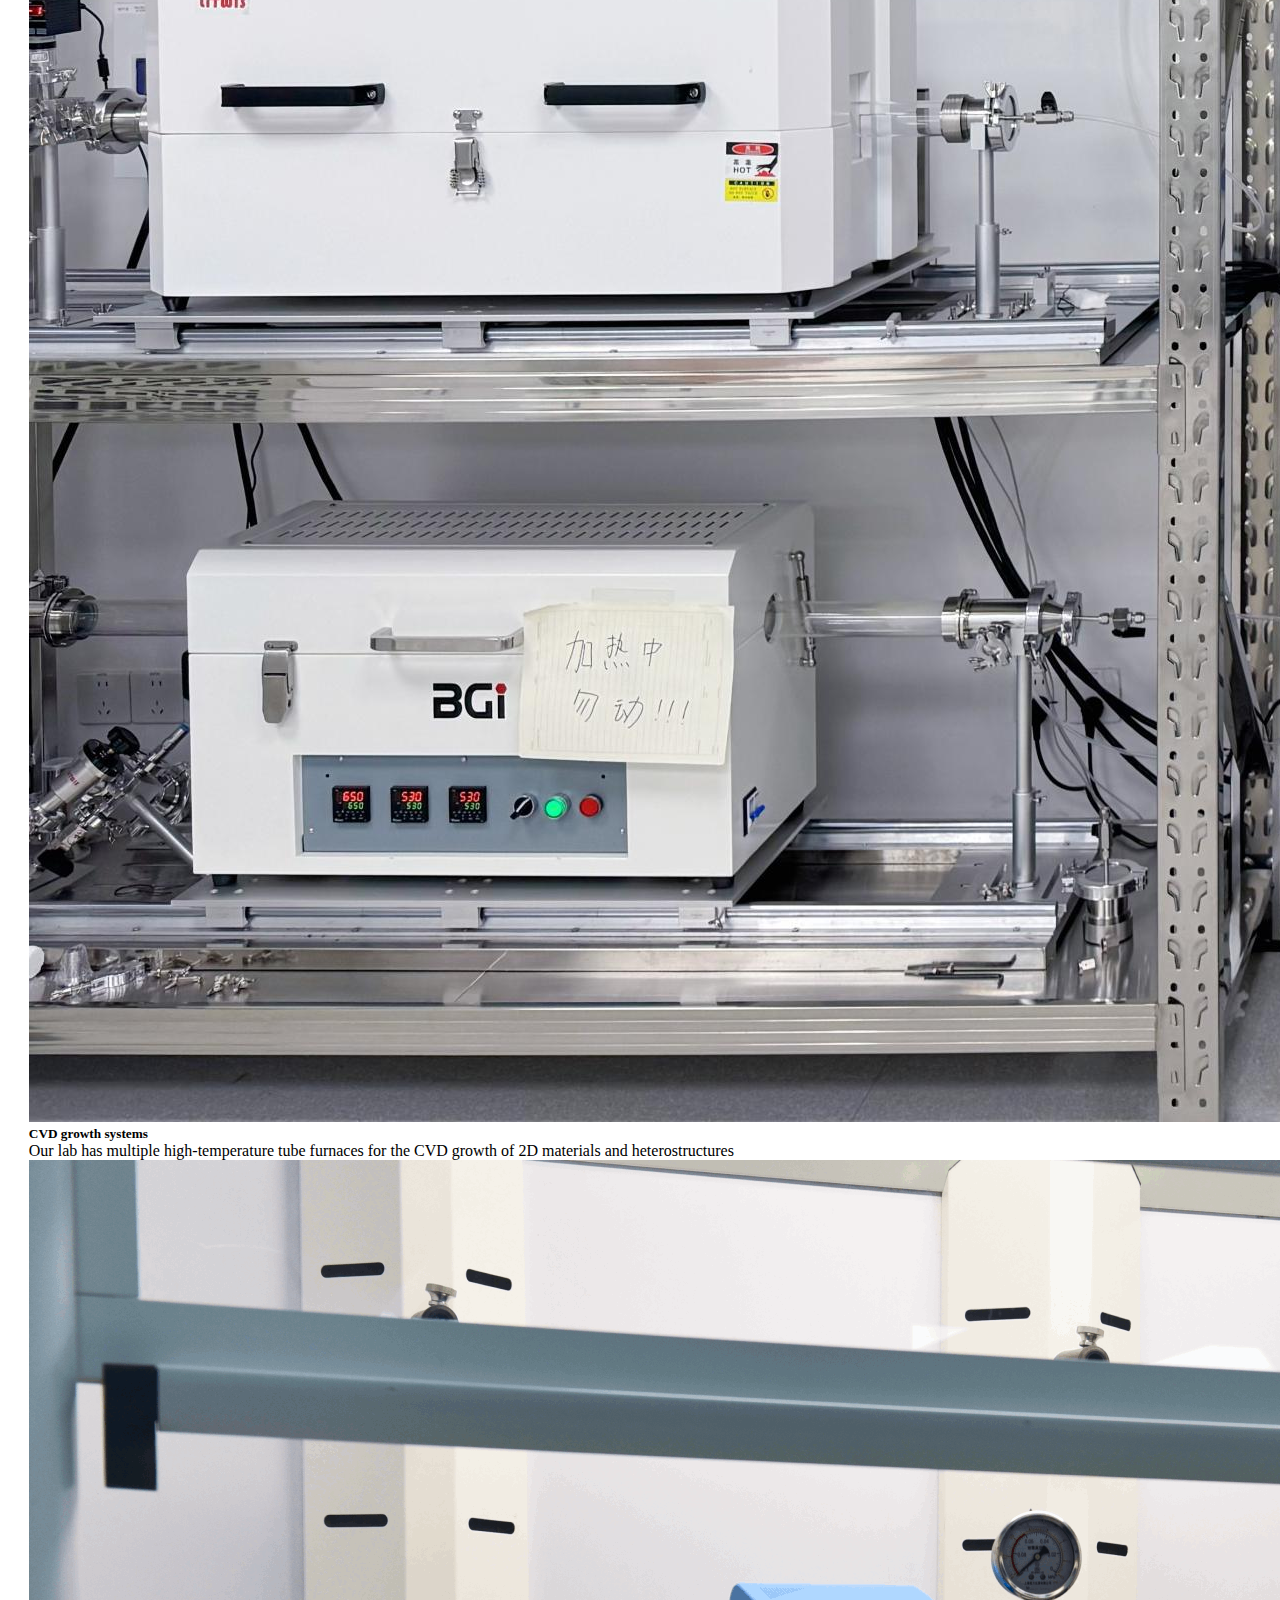
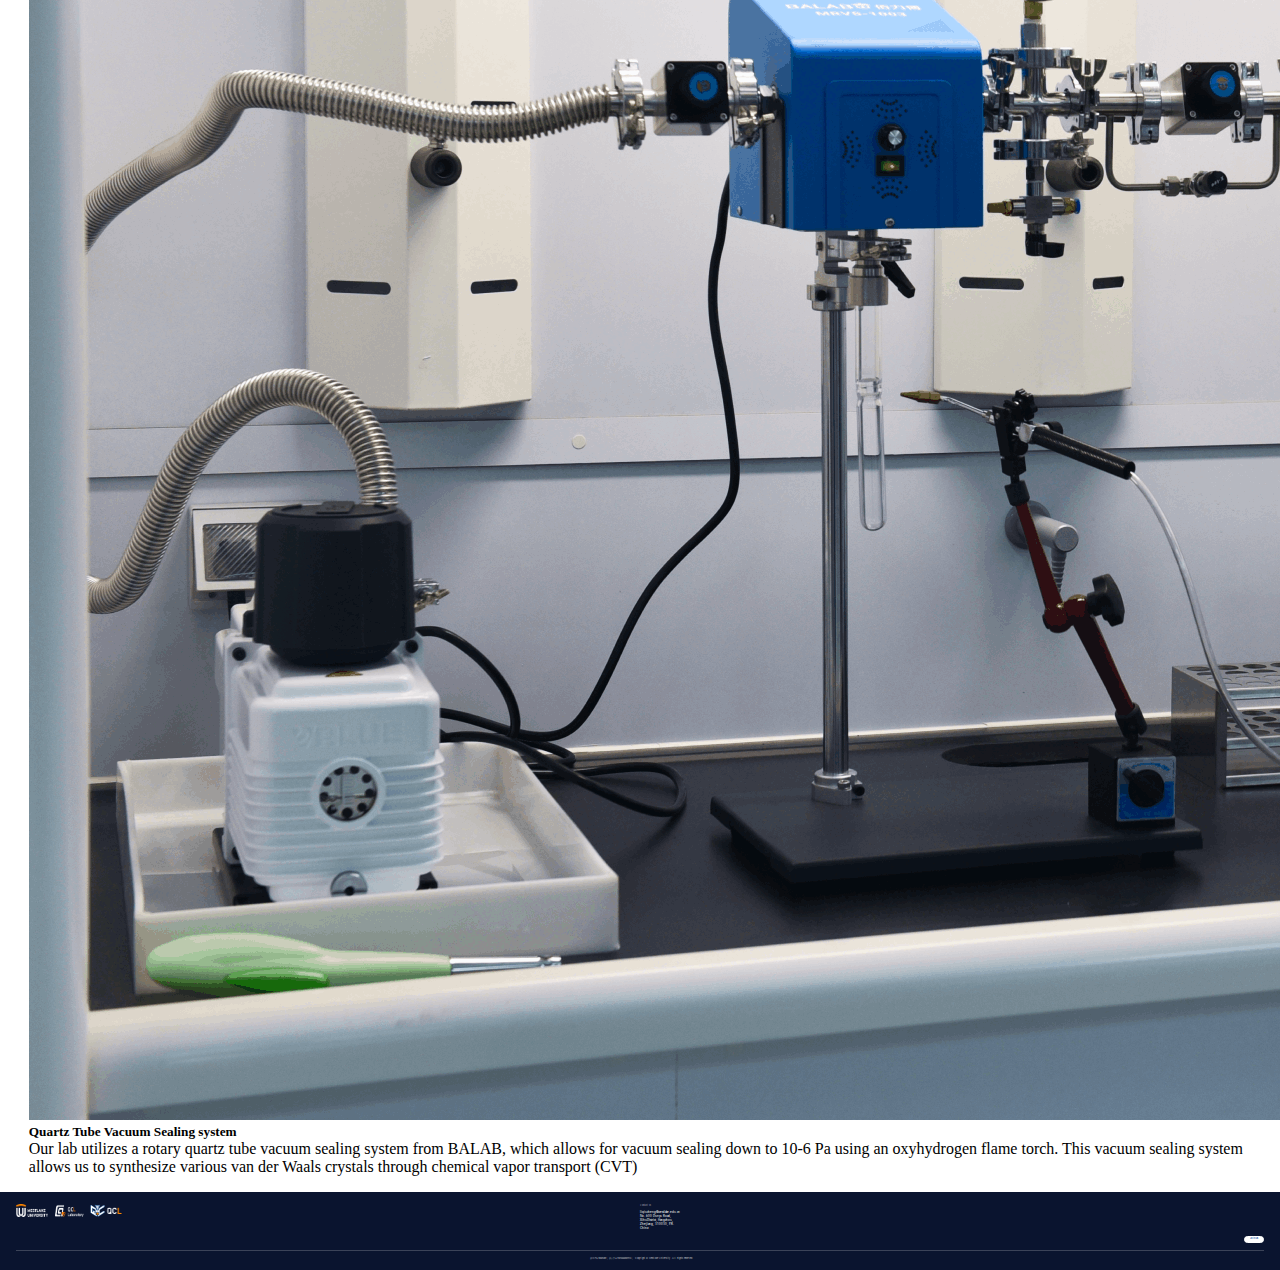
<file: Facilities.htm>
﻿<!DOCTYPE html>
<html>
<head>
    <meta charset="utf-8">
    <meta name="viewport" content="width=device-width, initial-scale=1" id="wixDesktopViewport"/>
    <title>Facilities-Li Research Group</title>
    <META Name="keywords" Content="Li Research Group"/>

    <link rel="shortcut icon" href="favicon.ico">
    <link rel="stylesheet" type="text/css" href="css/common.css"/>
    <link rel="stylesheet" type="text/css" href="css/facilities.css"/>
    <script src="js/jquery-2.1.4.min.js"></script>
</head>
<body>
<header class="header-box">
    <div class="logo-box"><a href="Facilities.htm">
        <img src="img/icon_headerLogo_l.png" title="">
    </a>
        <a href="Facilities.htm">
            <img class="laboratoryLogo" src="img/icon_headerLogo_r.png" title="">
        </a>
        <a href="Facilities.htm">
            <img class="laboratoryLogo-mobile" src="img/icon_headerLogo_r_mobile.png" title="">
        </a>
    </div>
    <div class="r-box">
        <nav class="menu-box">
            <ul id="pc-menu1">
                <li>
                    <a href="index.htm">Home </a>
                </li>
                <li>
                    <a href="Research.htm">Research </a>
                </li>
                <li>
                    <a href="javascript:;">Team <img src="img/icon_arrowDown.png" alt=""></a>
                    <ul class="teamList">
                        <li><a href="Team/People.htm">People</a></li>
                        <li><a href="Team/Gallery.htm">Gallery</a></li>
                    </ul>
                </li>
                <li>
                    <a href="Publications.htm">Publications </a>
                </li>
                <li class="active">
                    <a href="Facilities.htm">Facilities </a>
                </li>
                <li>
                    <a href="Joinus.htm">Join us </a>
                </li>
            </ul>
            <ul id="pc-menu2">
                <li>
                    <a href="zh/index.htm">首页 </a>
                </li>
                <li>
                    <a href="zh/Research.htm">研究内容 </a>
                </li>
                <li>
                    <a href="javascript:;">团队成员 <img src="img/icon_arrowDown.png" alt=""></a>
                    <ul class="teamList">
                        <li><a href="zh/Team/People.htm">成员信息</a></li>
                        <li><a href="zh/Team/Gallery.htm">团队画廊</a></li>
                    </ul>
                </li>
                <li>
                    <a href="zh/Publications.htm">学术成果 </a>
                </li>
                <li>
                    <a href="zh/Facilities.htm">实验仪器 </a>
                </li>
                <li>
                    <a href="zh/Joinus.htm">团队招聘 </a>
                </li>
            </ul>
            <script type="text/javascript">
                var isZh = location.href.includes("zh");
                if (isZh) {
                    document.getElementById('pc-menu1').remove();
                } else {
                    document.getElementById('pc-menu2').remove();
                }
            </script>
        </nav>
        <div class="icon-menu-box" onclick="handleMenuClick()"><img src="img/icon_menu.png" alt=""></div>
        <div class="language-box" id="languageBtn">
            <img src="img/icon_language.png" alt="">
            <span>CN</span>
        </div>
    </div>
</header>
<nav id="mobile-menu-box" class="menu-hidden">
    <ul id="mobile-menu1">
        <li>
            <a href="index.htm">Home </a>
        </li>
        <li>
            <a href="Research.htm">Research </a>
        </li>
        <li>
            <a onclick="handleChildMenuClick()" href="javascript:;">Team <img src="img/icon_arrowDown.png" alt=""></a>
            <ul id="childMenu" class="menu-hidden">
                <li><a href="Team/People.htm">People</a></li>
                <li><a href="Team/Gallery.htm">Gallery</a></li>
            </ul>
        </li>
        <li>
            <a href="Publications.htm">Publications </a>
        </li>
        <li class="active ">
            <a href="Facilities.htm">Facilities </a>
        </li>
        <li>
            <a href="Joinus.htm">Join us </a>
        </li>
    </ul>
    <ul id="mobile-menu2">
        <li>
            <a href="zh/index.htm">首页 </a>
        </li>
        <li>
            <a href="zh/Research.htm">研究内容 </a>
        </li>
        <li>
            <a onclick="handleChildMenuClick()" href="javascript:;">团队成员 <img src="img/icon_arrowDown.png" alt=""></a>
            <ul id="childMenu" class="menu-hidden">
                <li><a href="zh/Team/People.htm">成员信息</a></li>
                <li><a href="zh/Team/Gallery.htm">团队画廊</a></li>
            </ul>
        </li>
        <li>
            <a href="zh/Publications.htm">学术成果 </a>
        </li>
        <li>
            <a href="zh/Facilities.htm">实验仪器 </a>
        </li>
        <li>
            <a href="zh/Joinus.htm">团队招聘 </a>
        </li>
    </ul>
    <script type="text/javascript">
        var isZh = location.href.includes("zh");
        if (isZh) {
            document.getElementById('mobile-menu1').remove();
        } else {
            document.getElementById('mobile-menu2').remove();
        }
    </script>
</nav>
<section class="banner-box">

    <img src="images/facilities/banner.png" alt="">


    <div>
        <p> Facilities </p>
    </div>
</section>
<main class="main-box">
    <div class="list-box">


        <div class="item-box">
            <div>
                <img src="__local/E/97/46/DD290CA78DA0619EBD51E84F5DC_577FCDF0_114BD0.png" alt="">
            </div>
            <h5>Micro-CVD system</h5>
            <p>The micro-CVD system from UNITS Tech features a dual-zone thermal stage and integrated optical microscope
                for in-situ growth and visualization of 2D materials</p>
            <div class="clean"></div>
        </div>
        <div class="item-box">
            <div>
                <img src="__local/3/57/DC/3FC186121E29582576C25BC04A1_E7FC5555_11F3C9.png" alt="">
            </div>
            <h5>2D crystal manipulation system</h5>
            <p>Our lab has an integrated 2D material transfer platform by ONWAY Tech for fabricating van der Waals
                heterostructures, which includes a motorized micro-manipulator and microscope for precise 2D crystal
                handling</p>
            <div class="clean"></div>
        </div>
        <div class="item-box">
            <div>
                <img src="__local/E/82/26/6F5DA5D2F1237E36B3FD0EC6FE3_7200F4C7_1491A3.png" alt="">
            </div>
            <h5>Low-temperature scanning probe microscope</h5>
            <p>Our lab employs low-temperature ultra-high vacuum scanning tunneling microscopy (UHV-STM) to investigate
                the atomic structures and electronic properties of 2D materials. We have an in-house STM (Omicron
                Polar), and our facility at Westlake University also includes a more powerful UHV cluster system that
                integrates low temperature STM with other characterization techniques</p>
            <div class="clean"></div>
        </div>
        <div class="item-box">
            <div>
                <img src="__local/C/C3/22/7FCF17E29C13F362A4C1C001250_EFE817B2_B984F.jpg" alt="">
            </div>
            <h5>CVD growth systems</h5>
            <p>Our lab has multiple high-temperature tube furnaces for the CVD growth of 2D materials and
                heterostructures</p>
            <div class="clean"></div>
        </div>
        <div class="item-box">
            <div>
                <img src="__local/0/2C/E9/1C4E4D0BA40117D02B2BF6E754C_EBF4A0E4_1022AB.png" alt="">
            </div>
            <h5>Quartz Tube Vacuum Sealing system</h5>
            <p>Our lab utilizes a rotary quartz tube vacuum sealing system from BALAB, which allows for vacuum sealing
                down to 10-6 Pa using an oxyhydrogen flame torch. This vacuum sealing system allows us to synthesize
                various van der Waals crystals through chemical vapor transport (CVT)</p>
            <div class="clean"></div>
        </div>
        <script>_showDynClickBatch(['dynclicks_u5_1092', 'dynclicks_u5_1091', 'dynclicks_u5_1101', 'dynclicks_u5_1102', 'dynclicks_u5_1103'], [1092, 1091, 1101, 1102, 1103], "wbnews", 2013068255)</script>
    </div>
</main>
<footer class="footer-box">
    <div class="logo-box"><img src="img/icon_footerLogo_l.png" alt="">

        <img class="footerLaboratoryLogo" src="img/icon_footerLogo_r.png" alt="">

        <img class="footerLaboratoryLogo-mobile" src="img/icon_footerLogo_r_mobile.png" alt="">

    </div>
    <div class="contactus-box">
        <h6> Contact us </h6>
        <p> liqiucheng@westlake.edu.cn </p>
        <p> No. 600 Dunyu Road, XihuDistrict, Hangzhou, Zhejiang, 310030, P.R. China </p>
        <div class="clean"></div>
        <div>
            <a href="Joinus.htm" target="_self">Join us</a>
        </div>
    </div>
    <div class="clean"></div>
    <div class="filings-box"><!-- 版权内容请在本组件"内容配置-版权"处填写 -->
        <p>浙ICP备18025489号<br/></p>
        <p>浙公安备33010602007514号<br/></p>
        <p>Copyright © Westlake University. All Rights Reserved</p>
        <div class="clean"></div>
    </div>
</footer>
<script>
    $(function () {
        var isZh = location.href.includes("zh");
        const isMobile = /iPhone|iPad|iPod|Android/i.test(navigator.userAgent);
        if (isMobile) {
            document.body.classList.add('mobile-class');
        } else {
            document.body.classList.add('pc-class');
        }

        var langBtn = document.getElementById("languageBtn");
        langBtn.getElementsByTagName('span')[0].innerHTML = isZh ? "EN" : "CN";
        langBtn.onclick = function () {
            var path = location.pathname.split("zh").pop();
            location.href = isZh ? path : "/zh" + path;
        }
    });

    function handleMenuClick() {
        var content = document.getElementById('mobile-menu-box');
        if (content.classList.contains('menu-hidden')) {
            content.classList.remove('menu-hidden');
        } else {
            content.classList.add('menu-hidden');
        }
    }

    function handleChildMenuClick() {
        var content = document.getElementById('childMenu');
        if (content.classList.contains('menu-hidden')) {
            content.classList.remove('menu-hidden');
        } else {
            content.classList.add('menu-hidden');
        }
    }
</script>
</body>
</html>
</file>
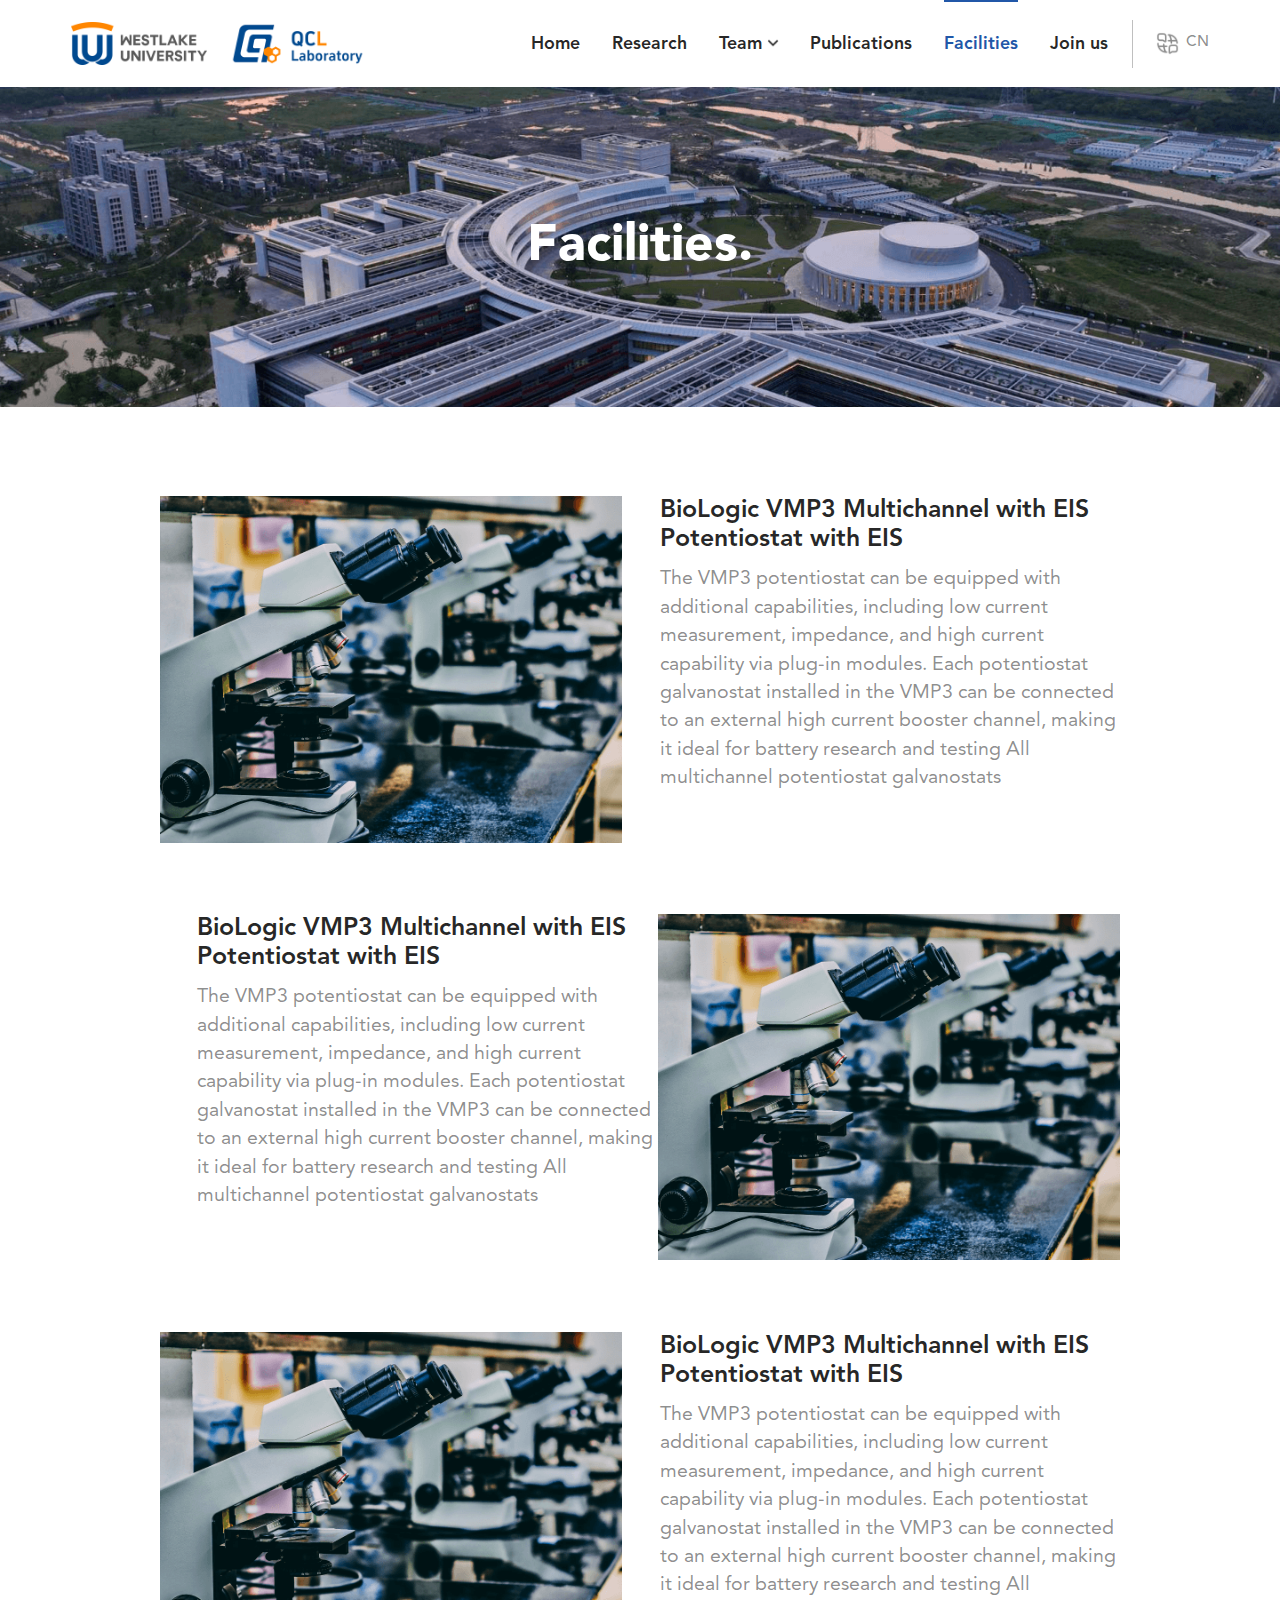
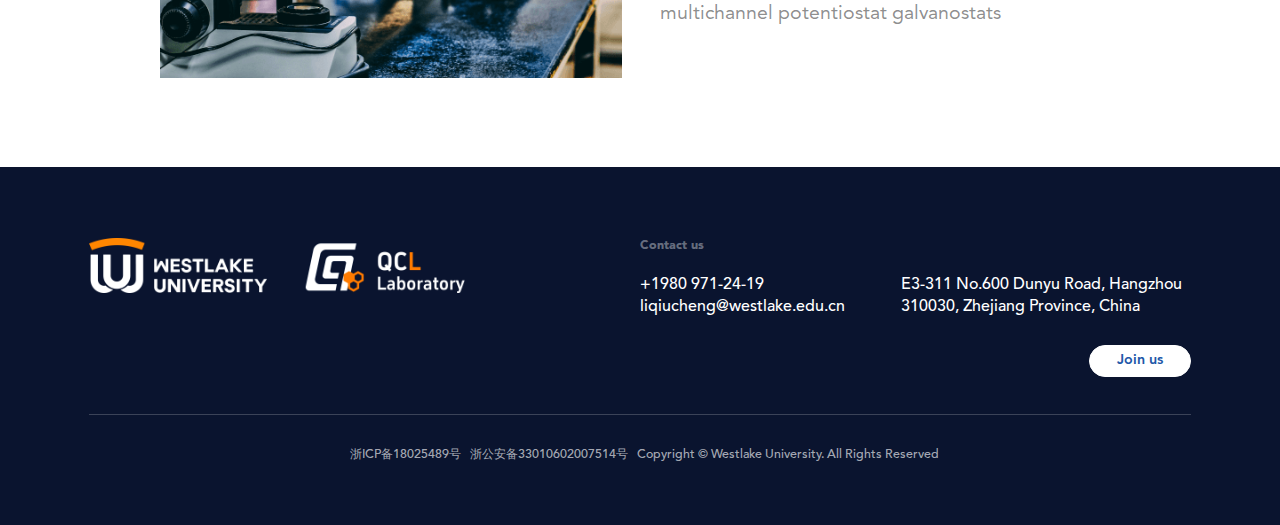
<file: facilities.html>
<!DOCTYPE html>
<html>
	<head>
		<meta charset="utf-8">
		<meta name="viewport" content="width=device-width, initial-scale=1" id="wixDesktopViewport" />
		<title>Facilities</title>
		<link rel="shortcut icon" href="./favicon.ico">
        <link rel="stylesheet" type="text/css" href="./css/common.css" />
		<link rel="stylesheet" type="text/css" href="./css/facilities.css" />
		<script src="./js/jquery-2.1.4.min.js"></script>
	</head>
	<body>
		<header class="header-box flex">
			<div class="logo-box">
                <a href="https://www.westlake.edu.cn/">
                    <img src="./img/icon_headerLogo_l.png" title="西湖大学" />
                </a>
				<a href="https://www.westlake.edu.cn/">
                    <img class="logo" src="./img/icon_headerLogo_r.png" title="西湖大学" />
                </a>
            </div>
			<div class="r-box">
				<nav class="menu-box">
					<ul>
						<li><a href="index.html">Home</a></li>
						<li><a href="research.html">Research</a></li>
						<li class="team"><a href="javascript:;">Team <img src="./img/icon_arrowDown.png" alt=""></a>
							<ul class="teamList">
								<li><a href="people.html">People</a></li>
								<li><a href="gallery.html">Gallery</a></li>
							</ul>
						</li>
						<li><a href="publications.html">Publications</a></li>
						<li class="active"><a href="facilities.html">Facilities</a></li>
						<li><a href="joinus.html">Join us</a></li>
					</ul>
				</nav>
				<div class="icon-menu-box" onclick="handleMenuClick()">
					<img src="./img/icon_menu.png" alt="">
				</div>
				<div class="language-box">
					<img src="./img/icon_language.png" alt="">
					<span>CN</span>
				</div>
			</div>
		</header>
		<nav id="mobile-menu-box" class="menu-hidden">
			<ul>
				<li><a href="index.html">Home</a></li>
				<li><a href="research.html">Research</a></li>
				<li class="team"><a href="javascript:;" onclick="handleChildMenuClick()">Team <img src="./img/icon_arrowDown.png" alt=""></a>
					<ul id="childMenu" class="menu-hidden">
						<li><a href="people.html">People</a></li>
						<li><a href="gallery.html">Gallery</a></li>
					</ul>
				</li>
				<li><a href="publications.html">Publications</a></li>
				<li class="active"><a href="facilities.html">Facilities</a></li>
				<li><a href="joinus.html">Join us</a></li>
			</ul>
		</nav>
		<section class="banner-box">
			<img src="./images/facilities/banner.png" alt="">
			<div class="content">
				<p>Facilities.</p>
			</div>
		</section>
		<main class="main-box">
			<ul class="list-box">
				<li>
					<img src="./images/facilities/img_img1.png" alt="">
					<h5>BioLogic VMP3 Multichannel with EIS Potentiostat with EIS</h5>
					<p>The VMP3 potentiostat can be equipped with additional capabilities, including low current measurement, impedance, and high current capability via plug-in modules. Each potentiostat galvanostat installed in the VMP3 can be connected to an external high current booster channel, making it ideal for battery research and testing All multichannel potentiostat galvanostats</p>
					<div class="clean"></div>
				</li>
				<li>
					<img src="./images/facilities/img_img1.png" alt="">
					<h5>BioLogic VMP3 Multichannel with EIS Potentiostat with EIS</h5>
					<p>The VMP3 potentiostat can be equipped with additional capabilities, including low current measurement, impedance, and high current capability via plug-in modules. Each potentiostat galvanostat installed in the VMP3 can be connected to an external high current booster channel, making it ideal for battery research and testing All multichannel potentiostat galvanostats</p>
					<div class="clean"></div>
				</li>
				<li>
					<img src="./images/facilities/img_img1.png" alt="">
					<h5>BioLogic VMP3 Multichannel with EIS Potentiostat with EIS</h5>
					<p>The VMP3 potentiostat can be equipped with additional capabilities, including low current measurement, impedance, and high current capability via plug-in modules. Each potentiostat galvanostat installed in the VMP3 can be connected to an external high current booster channel, making it ideal for battery research and testing All multichannel potentiostat galvanostats</p>
					<div class="clean"></div>
				</li>
			</ul>
		</main>
		<footer class="footer-box">
			<div class="logo-box">
				<img src="./img/icon_footerLogo_l.png" alt="">
				<img src="./img/icon_footerLogo_r.png" alt="">
			</div>
			<div class="contactus-box">
				<h6>Contact us</h6>
				<p>+1980 971-24-19</p>
				<p>liqiucheng@westlake.edu.cn</p>
				<p>E3-311 No.600 Dunyu Road, Hangzhou 310030, Zhejiang Province, China</p>
				<a href="./joinus.html">Join us</a>
			</div>
			<div class="clean"></div>
			<div class="filings-box">
				<p>浙ICP备18025489号</p>
				<p>浙公安备33010602007514号</p>
				<p>Copyright © Westlake University. All Rights Reserved</p>
				<div class="clean"></div>
			</div>
		</footer>
		<script>
			$(function(){
				const isMobile = /iPhone|iPad|iPod|Android/i.test(navigator.userAgent);
				if (isMobile) {
					console.log('当前在手机端');
					document.body.classList.add('mobile-class');
					setRem(3.75);
				} else {
					console.log('当前在PC端');
					document.body.classList.add('pc-class');
					setRem(14.4);
					window.onresize = function() {
			     		setRem(14.4);
			   		};
				}
				function setRem(designSize) {
					let html = document.documentElement;
					let width = html.clientWidth;
			     	html.style.fontSize = width / designSize + 'px'; // 设计稿宽度为1440px，那么1rem=100px，故除以14.4
				}
			});
			function handleMenuClick() {
				var content = document.getElementById('mobile-menu-box');
				if (content.classList.contains('menu-hidden')) {
					content.classList.remove('menu-hidden');
				} else {
					content.classList.add('menu-hidden');
				}
			}
			function handleChildMenuClick() {
				var content = document.getElementById('childMenu');
				if (content.classList.contains('menu-hidden')) {
					content.classList.remove('menu-hidden');
				} else {
					content.classList.add('menu-hidden');
				}
			}
		</script>
	</body>
</html>
</file>
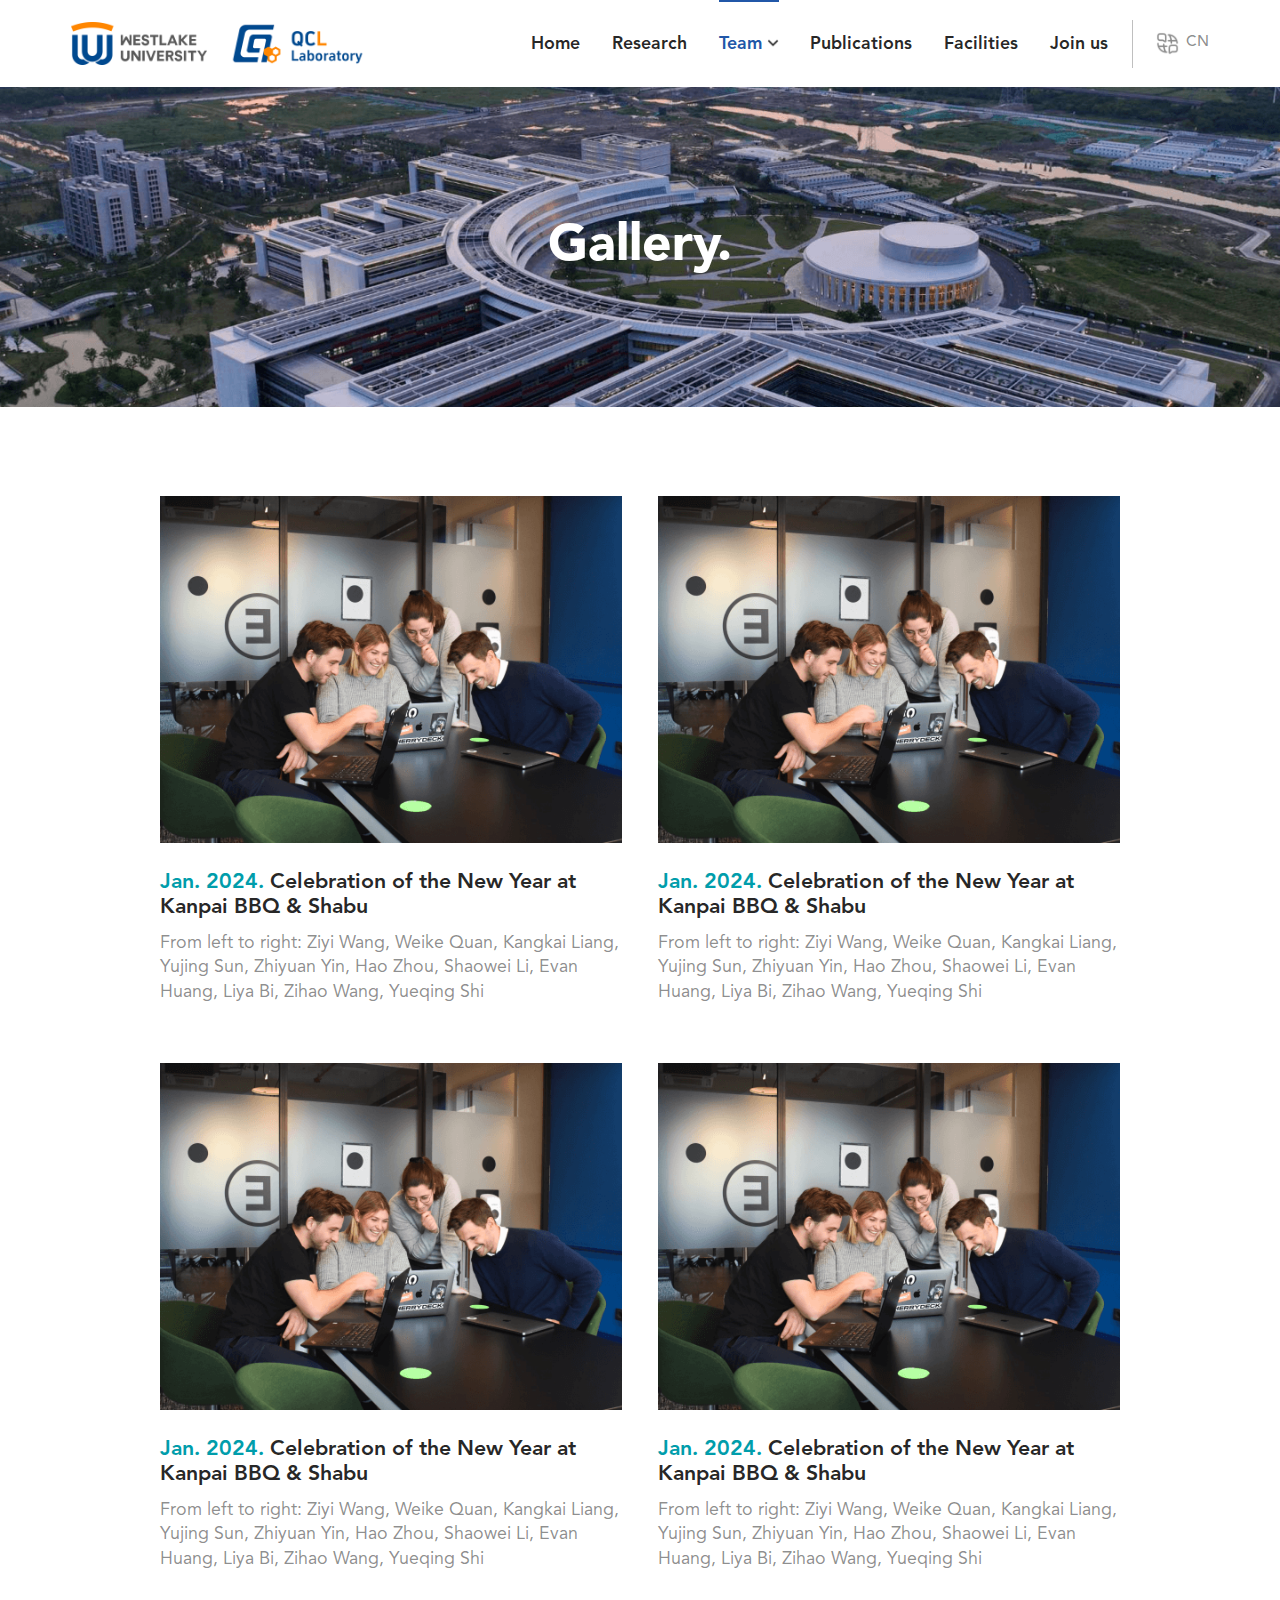
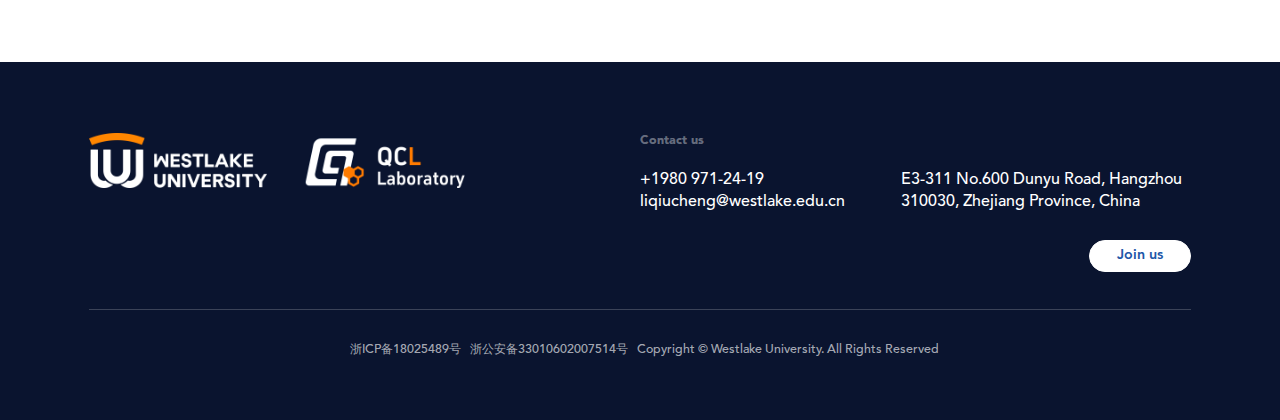
<file: gallery.html>
<!DOCTYPE html>
<html>
	<head>
		<meta charset="utf-8">
		<meta name="viewport" content="width=device-width, initial-scale=1" id="wixDesktopViewport" />
		<title>Gallery</title>
		<link rel="shortcut icon" href="./favicon.ico">
        <link rel="stylesheet" type="text/css" href="./css/common.css" />
		<link rel="stylesheet" type="text/css" href="./css/gallery.css" />
		<script src="./js/jquery-2.1.4.min.js"></script>
	</head>
	<body>
		<header class="header-box flex">
			<div class="logo-box">
                <a href="https://www.westlake.edu.cn/">
                    <img src="./img/icon_headerLogo_l.png" title="西湖大学" />
                </a>
				<a href="https://www.westlake.edu.cn/">
                    <img class="logo" src="./img/icon_headerLogo_r.png" title="西湖大学" />
                </a>
            </div>
			<div class="r-box">
				<nav class="menu-box">
					<ul>
						<li><a href="index.html">Home</a></li>
						<li><a href="research.html">Research</a></li>
						<li class="team active"><a href="javascript:;">Team <img src="./img/icon_arrowDown.png" alt=""></a>
							<ul class="teamList">
								<li><a href="people.html">People</a></li>
								<li class="active"><a href="gallery.html">Gallery</a></li>
							</ul>
						</li>
						<li><a href="publications.html">Publications</a></li>
						<li><a href="facilities.html">Facilities</a></li>
						<li><a href="joinus.html">Join us</a></li>
					</ul>
				</nav>
				<div class="icon-menu-box" onclick="handleMenuClick()">
					<img src="./img/icon_menu.png" alt="">
				</div>
				<div class="language-box">
					<img src="./img/icon_language.png" alt="">
					<span>CN</span>
				</div>
			</div>
		</header>
		<nav id="mobile-menu-box" class="menu-hidden">
			<ul>
				<li><a href="index.html">Home</a></li>
				<li><a href="research.html">Research</a></li>
				<li class="team team-active"><a href="javascript:;" onclick="handleChildMenuClick()">Team <img src="./img/icon_arrowDown_active.png" alt=""></a>
					<ul id="childMenu">
						<li><a href="people.html">People</a></li>
						<li class="active"><a href="gallery.html">Gallery</a></li>
					</ul>
				</li>
				<li><a href="publications.html">Publications</a></li>
				<li><a href="facilities.html">Facilities</a></li>
				<li><a href="joinus.html">Join us</a></li>
			</ul>
		</nav>
		<section class="banner-box">
			<img src="./images/gallery/banner.png" alt="">
			<div class="content">
				<p>Gallery.</p>
			</div>
		</section>
		<main class="main-box">
			<div class="item-box">
				<ul>
					<li>
						<img src="./images/gallery/img_img1.png" alt="">
						<p><span>Jan. 2024.</span> Celebration of the New Year at  Kanpai BBQ & Shabu</p>
						<p>From left to right: Ziyi Wang, Weike Quan, Kangkai Liang, Yujing Sun, Zhiyuan Yin, Hao Zhou, Shaowei Li, Evan Huang, Liya Bi, Zihao Wang, Yueqing Shi</p>
					</li>
					<li>
						<img src="./images/gallery/img_img1.png" alt="">
						<p><span>Jan. 2024.</span> Celebration of the New Year at  Kanpai BBQ & Shabu</p>
						<p>From left to right: Ziyi Wang, Weike Quan, Kangkai Liang, Yujing Sun, Zhiyuan Yin, Hao Zhou, Shaowei Li, Evan Huang, Liya Bi, Zihao Wang, Yueqing Shi</p>
					</li>
					<li>
						<img src="./images/gallery/img_img1.png" alt="">
						<p><span>Jan. 2024.</span> Celebration of the New Year at  Kanpai BBQ & Shabu</p>
						<p>From left to right: Ziyi Wang, Weike Quan, Kangkai Liang, Yujing Sun, Zhiyuan Yin, Hao Zhou, Shaowei Li, Evan Huang, Liya Bi, Zihao Wang, Yueqing Shi</p>
					</li>
					<li>
						<img src="./images/gallery/img_img1.png" alt="">
						<p><span>Jan. 2024.</span> Celebration of the New Year at  Kanpai BBQ & Shabu</p>
						<p>From left to right: Ziyi Wang, Weike Quan, Kangkai Liang, Yujing Sun, Zhiyuan Yin, Hao Zhou, Shaowei Li, Evan Huang, Liya Bi, Zihao Wang, Yueqing Shi</p>
					</li>
					<div class="clean"></div>
				</ul>
			</div>
		</main>
		<footer class="footer-box">
			<div class="logo-box">
				<img src="./img/icon_footerLogo_l.png" alt="">
				<img src="./img/icon_footerLogo_r.png" alt="">
			</div>
			<div class="contactus-box">
				<h6>Contact us</h6>
				<p>+1980 971-24-19</p>
				<p>liqiucheng@westlake.edu.cn</p>
				<p>E3-311 No.600 Dunyu Road, Hangzhou 310030, Zhejiang Province, China</p>
				<a href="./joinus.html">Join us</a>
			</div>
			<div class="clean"></div>
			<div class="filings-box">
				<p>浙ICP备18025489号</p>
				<p>浙公安备33010602007514号</p>
				<p>Copyright © Westlake University. All Rights Reserved</p>
				<div class="clean"></div>
			</div>
		</footer>
		<script>
			$(function(){
				const isMobile = /iPhone|iPad|iPod|Android/i.test(navigator.userAgent);
				if (isMobile) {
					console.log('当前在手机端');
					document.body.classList.add('mobile-class');
					setRem(3.75);
				} else {
					console.log('当前在PC端');
					document.body.classList.add('pc-class');
					setRem(14.4);
					window.onresize = function() {
			     		setRem(14.4);
			   		};
				}
				function setRem(designSize) {
					let html = document.documentElement;
					let width = html.clientWidth;
			     	html.style.fontSize = width / designSize + 'px'; // 设计稿宽度为1440px，那么1rem=100px，故除以14.4
				}
			});
			function handleMenuClick() {
				var content = document.getElementById('mobile-menu-box');
				if (content.classList.contains('menu-hidden')) {
					content.classList.remove('menu-hidden');
				} else {
					content.classList.add('menu-hidden');
				}
			}
			function handleChildMenuClick() {
				var content = document.getElementById('childMenu');
				if (content.classList.contains('menu-hidden')) {
					content.classList.remove('menu-hidden');
				} else {
					content.classList.add('menu-hidden');
				}
			}
		</script>
	</body>
</html>
</file>
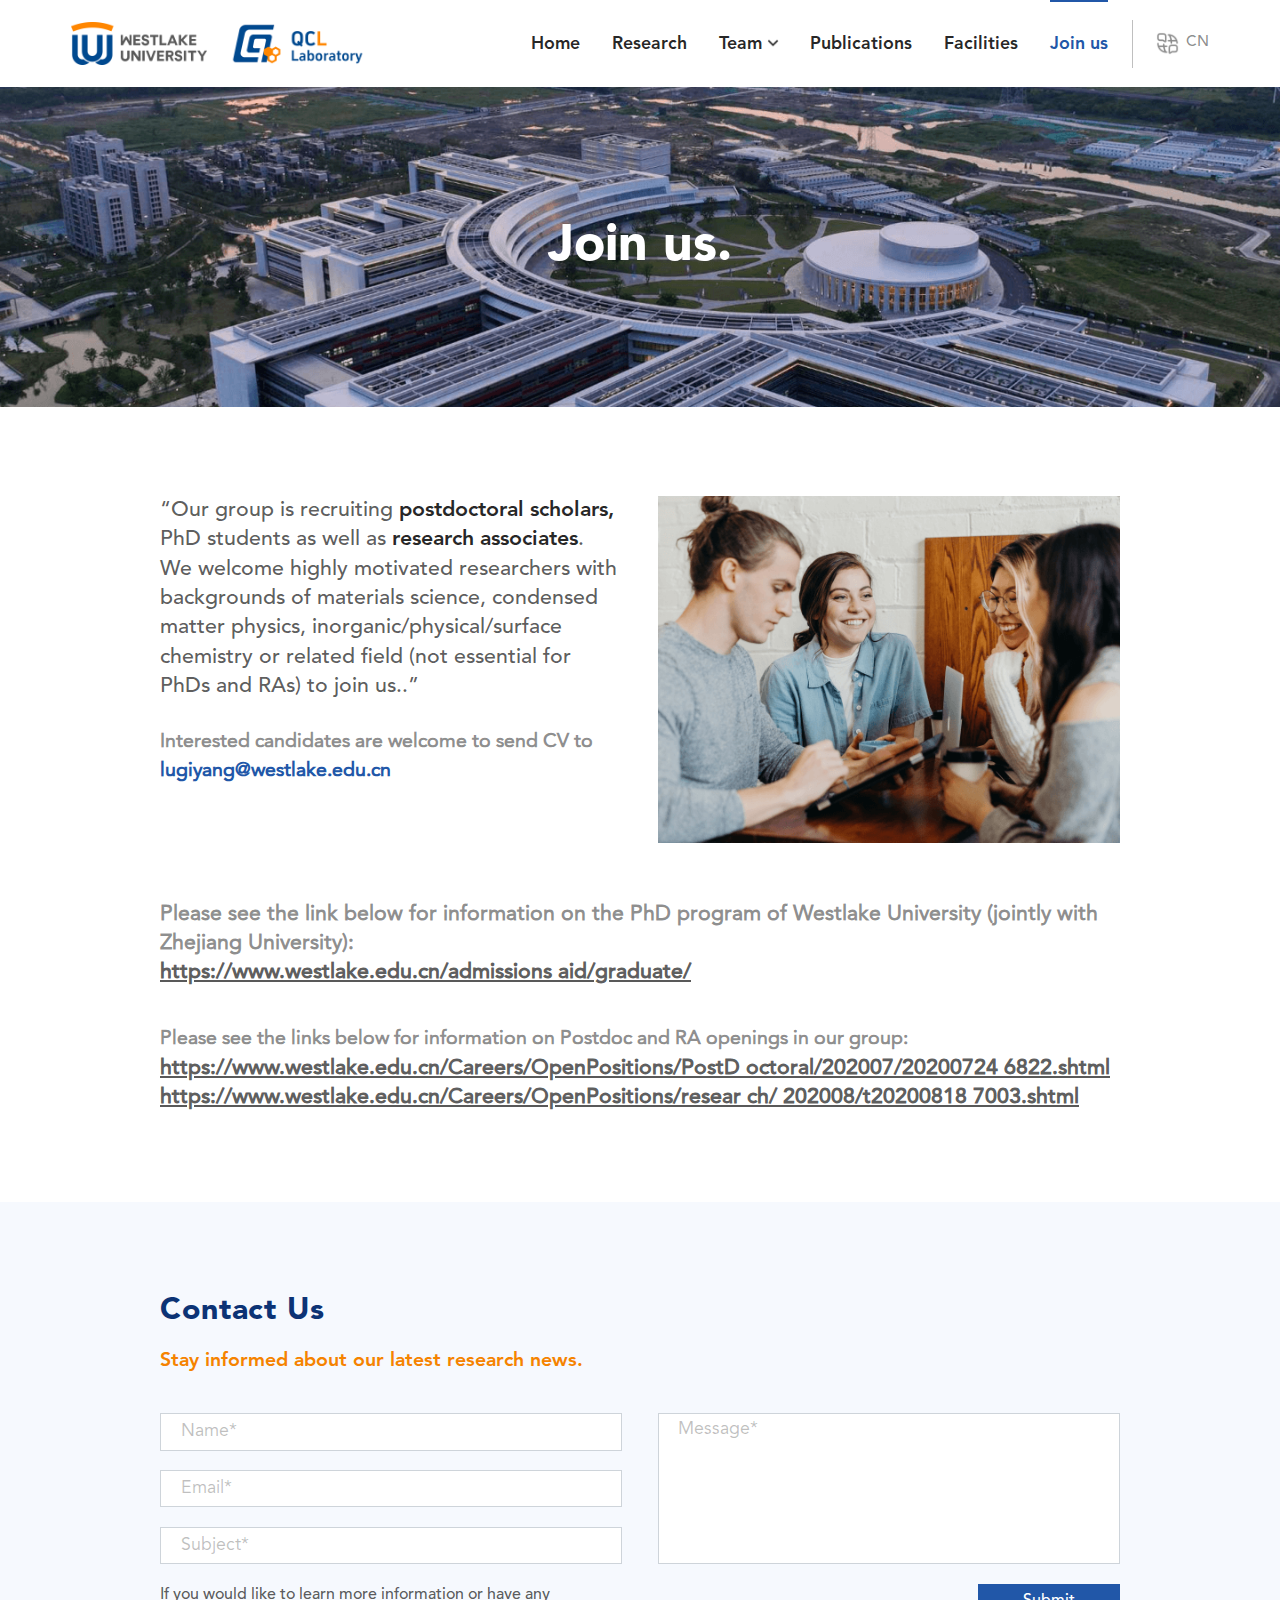
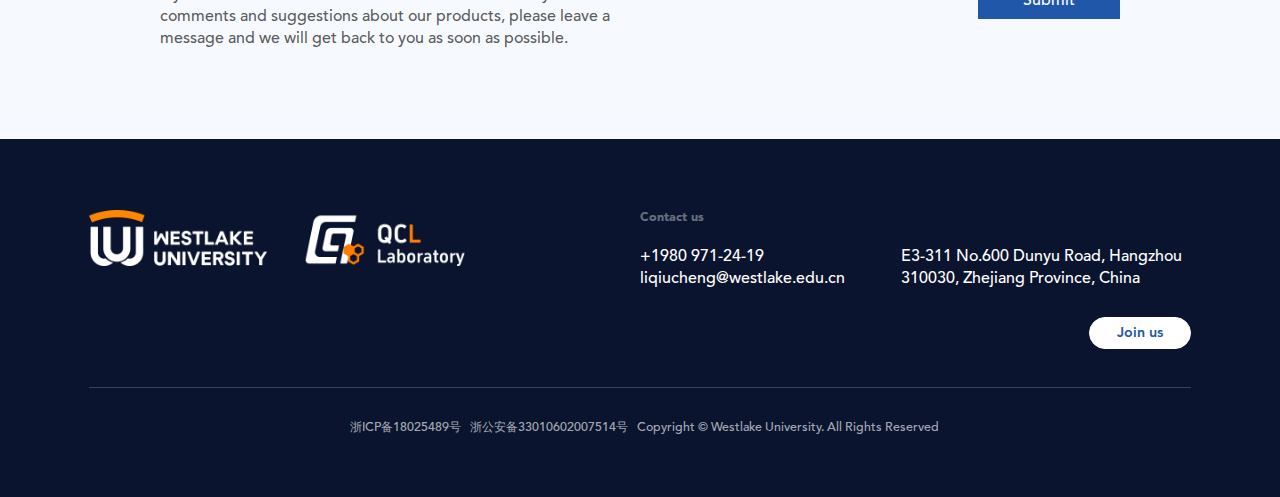
<file: joinus.html>
<!DOCTYPE html>
<html>
	<head>
		<meta charset="utf-8">
		<meta name="viewport" content="width=device-width, initial-scale=1" id="wixDesktopViewport" />
		<title>Join us</title>
		<link rel="shortcut icon" href="./favicon.ico">
        <link rel="stylesheet" type="text/css" href="./css/common.css" />
		<link rel="stylesheet" type="text/css" href="./css/joinus.css" />
		<script src="./js/jquery-2.1.4.min.js"></script>
	</head>
	<body>
		<header class="header-box flex">
			<div class="logo-box">
                <a href="https://www.westlake.edu.cn/">
                    <img src="./img/icon_headerLogo_l.png" title="西湖大学" />
                </a>
				<a href="https://www.westlake.edu.cn/">
                    <img class="logo" src="./img/icon_headerLogo_r.png" title="西湖大学" />
                </a>
            </div>
			<div class="r-box">
				<nav class="menu-box">
					<ul>
						<li><a href="index.html">Home</a></li>
						<li><a href="research.html">Research</a></li>
						<li class="team"><a href="javascript:;">Team <img src="./img/icon_arrowDown.png" alt=""></a>
							<ul class="teamList">
								<li><a href="people.html">People</a></li>
								<li><a href="gallery.html">Gallery</a></li>
							</ul>
						</li>
						<li><a href="publications.html">Publications</a></li>
						<li><a href="facilities.html">Facilities</a></li>
						<li class="active"><a href="joinus.html">Join us</a></li>
					</ul>
				</nav>
				<div class="icon-menu-box" onclick="handleMenuClick()">
					<img src="./img/icon_menu.png" alt="">
				</div>
				<div class="language-box">
					<img src="./img/icon_language.png" alt="">
					<span>CN</span>
				</div>
			</div>
		</header>
		<nav id="mobile-menu-box" class="menu-hidden">
			<ul>
				<li><a href="index.html">Home</a></li>
				<li><a href="research.html">Research</a></li>
				<li class="team"><a href="javascript:;" onclick="handleChildMenuClick()">Team <img src="./img/icon_arrowDown.png" alt=""></a>
					<ul id="childMenu" class="menu-hidden">
						<li><a href="people.html">People</a></li>
						<li><a href="gallery.html">Gallery</a></li>
					</ul>
				</li>
				<li><a href="publications.html">Publications</a></li>
				<li><a href="facilities.html">Facilities</a></li>
				<li class="active"><a href="joinus.html">Join us</a></li>
			</ul>
		</nav>
		<section class="banner-box">
			<img src="./images/joinus/banner.png" alt="">
			<div class="content">
				<p>Join us.</p>
			</div>
		</section>
		<main class="main-box">
            <div class="item-box">
				<img src="./images/joinus/img_img1.png" alt="">
				<p>“Our group is recruiting <span>postdoctoral scholars,</span> PhD students as well as <span>research associates</span>. We welcome highly motivated researchers with backgrounds of materials science, condensed matter physics, inorganic/physical/surface chemistry or related field (not essential for PhDs and RAs) to join us..”</p>
				<h6>
					<p>Interested candidates are welcome to send CV to</p>
					<p>lugiyang@westlake.edu.cn</p>
				</h6>
				<h6>
					Please see the link below for information on the PhD program of Westlake University (jointly with Zhejiang University):
					<p><a href="https://www.westlake.edu.cn/admissions aid/graduate/">https://www.westlake.edu.cn/admissions aid/graduate/</a></p>
				</h6>
				<h6>
					<p>Please see the links below for information on Postdoc and RA openings in our group:</p>
					<a href="https://www.westlake.edu.cn/Careers/OpenPositions/PostD octoral/202007/20200724 6822.shtml">https://www.westlake.edu.cn/Careers/OpenPositions/PostD octoral/202007/20200724 6822.shtml</a>
					<a href="https://www.westlake.edu.cn/Careers/OpenPositions/resear ch/ 202008/t20200818 7003.shtml">https://www.westlake.edu.cn/Careers/OpenPositions/resear ch/ 202008/t20200818 7003.shtml</a>
				</h6>
				<div class="clean"></div>
			</div>
			<div class="item-box bgColor-F6F9FE">
				<h5>Contact Us</h5>
				<h6>Stay informed about our latest research news.</h6>
				<div>
					<input type="text" placeholder="Name*">
					<input type="text" placeholder="Email*">
					<input type="text" placeholder="Subject*">
					<textarea name="" id="" placeholder="Message*"></textarea>
					<div class="clean"></div>
					<button>Submit</button>
					<div class="clean"></div>
				</div>
				<p>If you would like to learn more information or have any comments and suggestions about our products, please leave a message and we will get back to you as soon as possible.</p>
				<div class="clean"></div>
			</div>
		</main>
		<footer class="footer-box">
			<div class="logo-box">
				<img src="./img/icon_footerLogo_l.png" alt="">
				<img src="./img/icon_footerLogo_r.png" alt="">
			</div>
			<div class="contactus-box">
				<h6>Contact us</h6>
				<p>+1980 971-24-19</p>
				<p>liqiucheng@westlake.edu.cn</p>
				<p>E3-311 No.600 Dunyu Road, Hangzhou 310030, Zhejiang Province, China</p>
				<a href="./joinus.html">Join us</a>
			</div>
			<div class="clean"></div>
			<div class="filings-box">
				<p>浙ICP备18025489号</p>
				<p>浙公安备33010602007514号</p>
				<p>Copyright © Westlake University. All Rights Reserved</p>
				<div class="clean"></div>
			</div>
		</footer>
		<script>
			$(function(){
				const isMobile = /iPhone|iPad|iPod|Android/i.test(navigator.userAgent);
				if (isMobile) {
					console.log('当前在手机端');
					document.body.classList.add('mobile-class');
					setRem(3.75);
				} else {
					console.log('当前在PC端');
					document.body.classList.add('pc-class');
					setRem(14.4);
					window.onresize = function() {
			     		setRem(14.4);
			   		};
				}
				function setRem(designSize) {
					let html = document.documentElement;
					let width = html.clientWidth;
			     	html.style.fontSize = width / designSize + 'px'; // 设计稿宽度为1440px，那么1rem=100px，故除以14.4
				}
			});
			function handleMenuClick() {
				var content = document.getElementById('mobile-menu-box');
				if (content.classList.contains('menu-hidden')) {
					content.classList.remove('menu-hidden');
				} else {
					content.classList.add('menu-hidden');
				}
			}
			function handleChildMenuClick() {
				var content = document.getElementById('childMenu');
				if (content.classList.contains('menu-hidden')) {
					content.classList.remove('menu-hidden');
				} else {
					content.classList.add('menu-hidden');
				}
			}
		</script>
	</body>
</html>
</file>
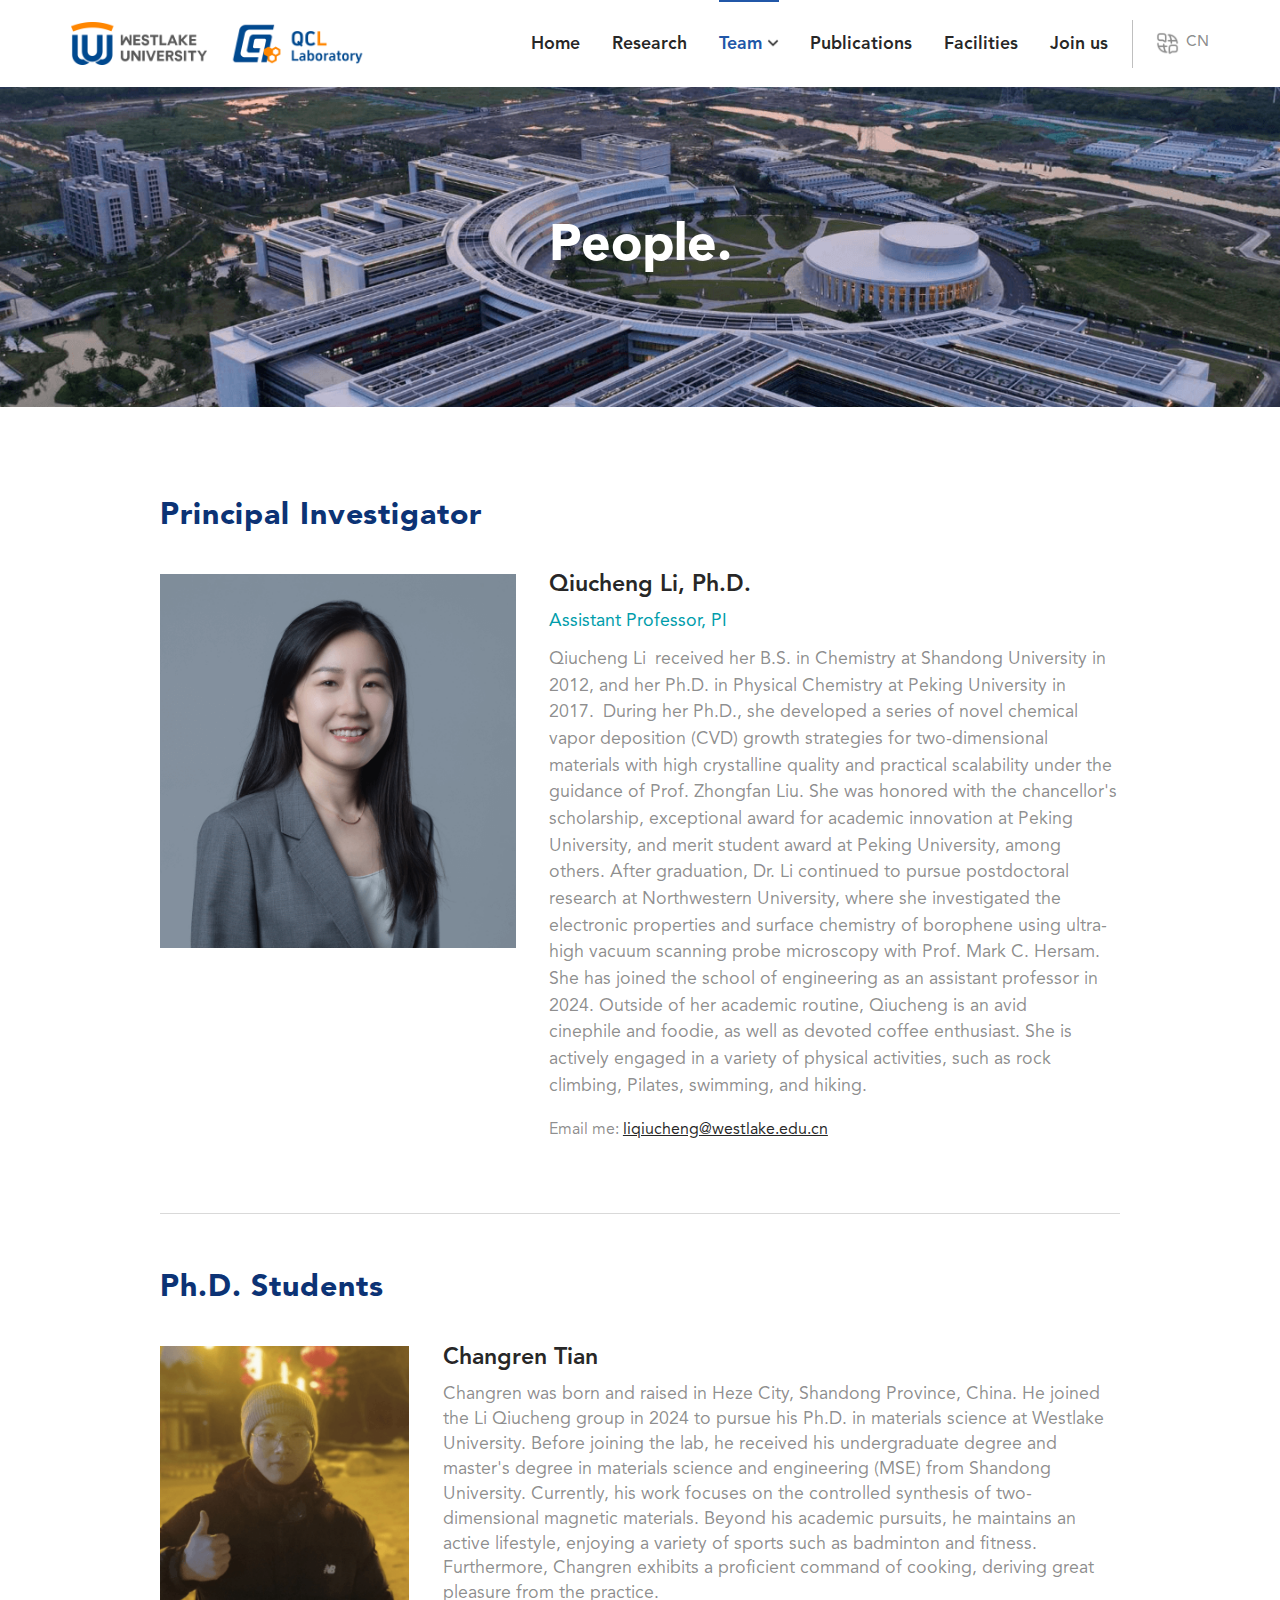
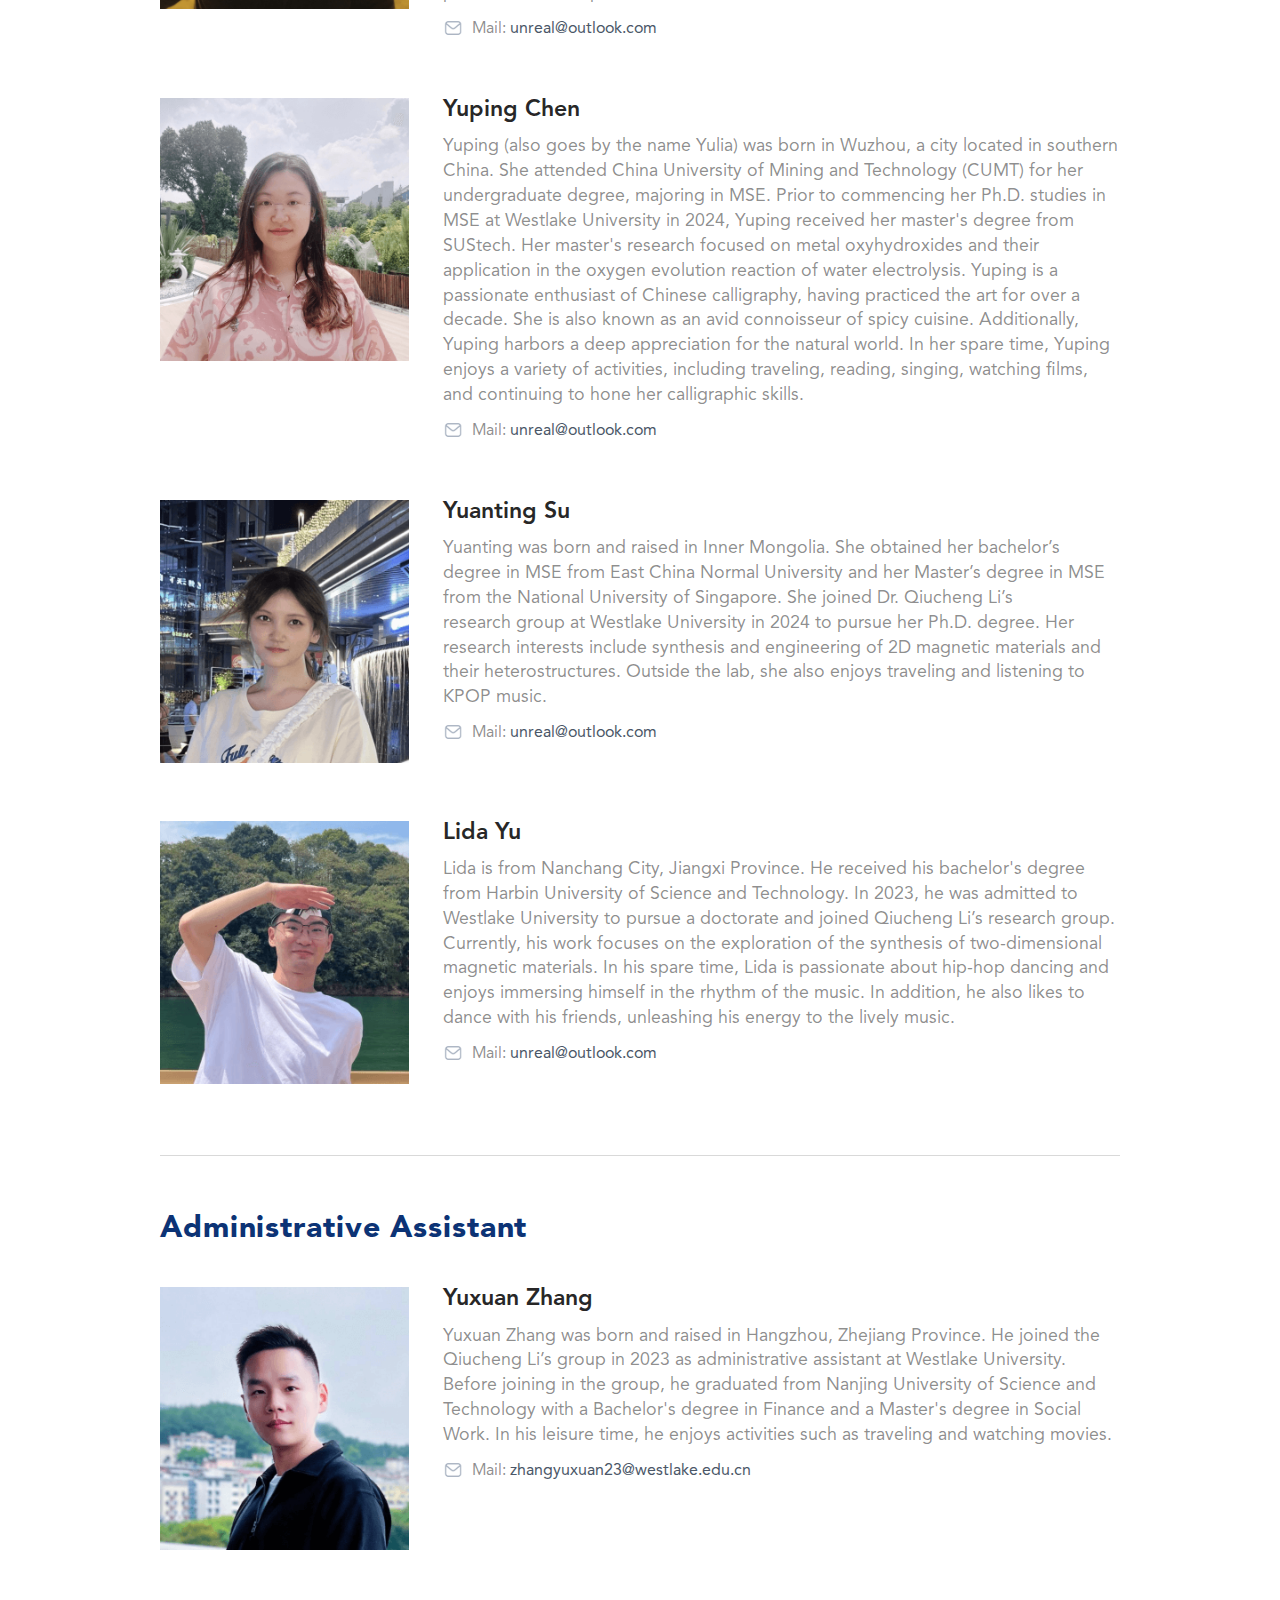
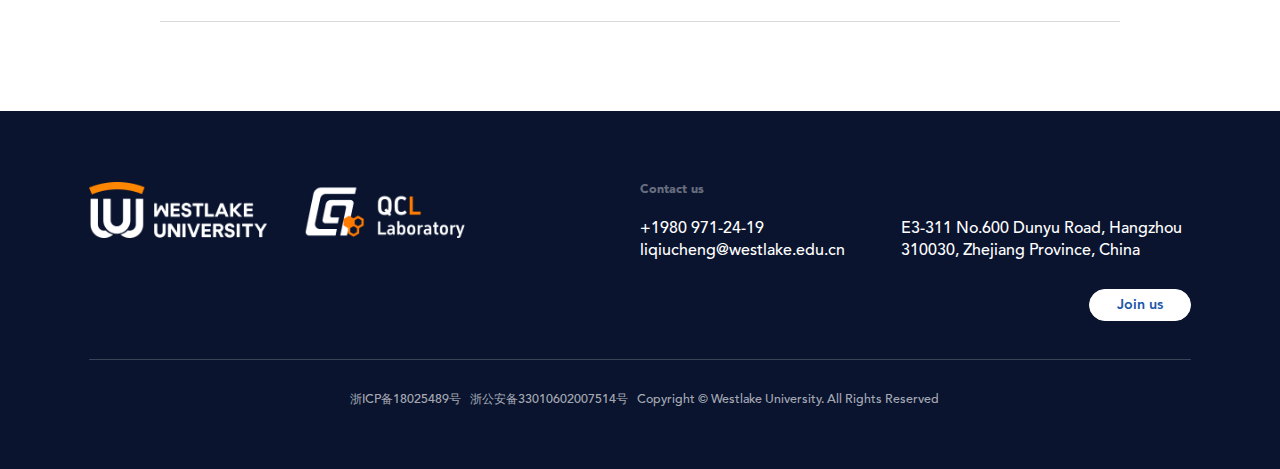
<file: people.html>
<!DOCTYPE html>
<html>
	<head>
		<meta charset="utf-8">
		<meta name="viewport" content="width=device-width, initial-scale=1" id="wixDesktopViewport" />
		<title>People</title>
		<link rel="shortcut icon" href="./favicon.ico">
        <link rel="stylesheet" type="text/css" href="./css/common.css" />
		<link rel="stylesheet" type="text/css" href="./css/people.css" />
		<script src="./js/jquery-2.1.4.min.js"></script>
	</head>
	<body>
        <header class="header-box flex">
			<div class="logo-box">
                <a href="https://www.westlake.edu.cn/">
                    <img src="./img/icon_headerLogo_l.png" title="西湖大学" />
                </a>
				<a href="https://www.westlake.edu.cn/">
                    <img class="logo" src="./img/icon_headerLogo_r.png" title="西湖大学" />
                </a>
            </div>
			<div class="r-box">
				<nav class="menu-box">
					<ul>
						<li><a href="index.html">Home</a></li>
						<li><a href="research.html">Research</a></li>
						<li class="team active"><a href="javascript:;">Team <img src="./img/icon_arrowDown.png" alt=""></a>
							<ul class="teamList">
								<li class="active"><a href="people.html">People</a></li>
								<li><a href="gallery.html">Gallery</a></li>
							</ul>
						</li>
						<li><a href="publications.html">Publications</a></li>
						<li><a href="facilities.html">Facilities</a></li>
						<li><a href="joinus.html">Join us</a></li>
					</ul>
				</nav>
				<div class="icon-menu-box" onclick="handleMenuClick()">
					<img src="./img/icon_menu.png" alt="">
				</div>
				<div class="language-box">
					<img src="./img/icon_language.png" alt="">
					<span>CN</span>
				</div>
			</div>
		</header>
		<nav id="mobile-menu-box" class="menu-hidden">
			<ul>
				<li><a href="index.html">Home</a></li>
				<li><a href="research.html">Research</a></li>
				<li class="team team-active"><a href="javascript:;" onclick="handleChildMenuClick()">Team <img src="./img/icon_arrowDown_active.png" alt=""></a>
					<ul id="childMenu">
						<li class="active"><a href="people.html">People</a></li>
						<li><a href="gallery.html">Gallery</a></li>
					</ul>
				</li>
				<li><a href="publications.html">Publications</a></li>
				<li><a href="facilities.html">Facilities</a></li>
				<li><a href="joinus.html">Join us</a></li>
			</ul>
		</nav>
		<section class="banner-box">
			<img src="./images/people/banner.png" alt="">
			<div class="content">
				<p>People.</p>
			</div>
		</section>
		<main class="main-box">
			<div class="item-box">
                <h5>Principal Investigator</h5>
                <ul>
                    <li>
                        <img src="./images/people/lqc.png" alt="">
                        <h6>Qiucheng Li, Ph.D.</h6>
                        <p class="position">Assistant Professor, PI</p>
                        <p>Qiucheng Li received her B.S. in Chemistry at Shandong University in 2012, and her Ph.D. in Physical Chemistry at Peking University in 2017. During her Ph.D., she developed a series of novel chemical vapor deposition (CVD) growth strategies for two-dimensional materials with high crystalline quality and practical scalability under the guidance of Prof. Zhongfan Liu. She was honored with the chancellor's scholarship, exceptional award for academic innovation at Peking University, and merit student award at Peking University, among others. After graduation, Dr. Li continued to pursue postdoctoral research at Northwestern University, where she investigated the electronic properties and surface chemistry of borophene using ultra-high vacuum scanning probe microscopy with Prof. Mark C. Hersam. She has joined the school of engineering as an assistant professor in 2024. Outside of her academic routine, Qiucheng is an avid cinephile and foodie, as well as devoted coffee enthusiast. She is actively engaged in a variety of physical activities, such as rock climbing, Pilates, swimming, and hiking. </p>
                        <p>Email me:<span>liqiucheng@westlake.edu.cn</span></p>
                        <div class="clean"></div>
                    </li>
                </ul>
            </div>
            <div class="item-box">
                <h5>Ph.D. Students</h5>
                <ul>
                    <li>
                        <img src="./images/people/tcg.png" alt="">
                        <h6>Changren Tian</h6>
                        <p>Changren was born and raised in Heze City, Shandong Province, China. He joined the Li Qiucheng group in 2024 to pursue his Ph.D. in materials science at Westlake University. Before joining the lab, he received his undergraduate degree and master's degree in materials science and engineering (MSE) from Shandong University. Currently, his work focuses on the controlled synthesis of two-dimensional magnetic materials. Beyond his academic pursuits, he maintains an active lifestyle, enjoying a variety of sports such as badminton and fitness. Furthermore, Changren exhibits a proficient command of cooking, deriving great pleasure from the practice.</p>
                        <p><img src="./img/icon_mail.png" alt="">Mail:<span>unreal@outlook.com</span></p>
                        <div class="clean"></div>
                    </li>
                    <li>
                        <img src="./images/people/cyp.png" alt="">
                        <h6>Yuping Chen</h6>
                        <p>Yuping (also goes by the name Yulia) was born in Wuzhou, a city located in southern China. She attended China University of Mining and Technology (CUMT) for her undergraduate degree, majoring in MSE. Prior to commencing her Ph.D. studies in MSE at Westlake University in 2024, Yuping received her master's degree from SUStech. Her master's research focused on metal oxyhydroxides and their application in the oxygen evolution reaction of water electrolysis. Yuping is a passionate enthusiast of Chinese calligraphy, having practiced the art for over a decade. She is also known as an avid connoisseur of spicy cuisine. Additionally, Yuping harbors a deep appreciation for the natural world. In her spare time, Yuping enjoys a variety of activities, including traveling, reading, singing, watching films, and continuing to hone her calligraphic skills.</p>
                        <p><img src="./img/icon_mail.png" alt="">Mail:<span>unreal@outlook.com</span></p>
                        <div class="clean"></div>
                    </li>
                    <li>
                        <img src="./images/people/syt.png" alt="">
                        <h6>Yuanting Su</h6>
                        <p>Yuanting was born and raised in Inner Mongolia. She obtained her bachelor’s degree in MSE from East China Normal University and her Master’s degree in MSE from the National University of Singapore. She joined Dr. Qiucheng Li’s research group at Westlake University in 2024 to pursue her Ph.D. degree. Her research interests include synthesis and engineering of 2D magnetic materials and their heterostructures. Outside the lab, she also enjoys traveling and listening to KPOP music.</p>
                        <p><img src="./img/icon_mail.png" alt="">Mail:<span>unreal@outlook.com</span></p>
                        <div class="clean"></div>
                    </li>
                    <li>
                        <img src="./images/people/yld.png" alt="">
                        <h6>Lida Yu</h6>
                        <p>Lida is from Nanchang City, Jiangxi Province. He received his bachelor's degree from Harbin University of Science and Technology. In 2023, he was admitted to Westlake University to pursue a doctorate and joined Qiucheng Li’s research group. Currently, his work focuses on the exploration of the synthesis of two-dimensional magnetic materials. In his spare time, Lida is passionate about hip-hop dancing and enjoys immersing himself in the rhythm of the music. In addition, he also likes to dance with his friends, unleashing his energy to the lively music.</p>
                        <p><img src="./img/icon_mail.png" alt="">Mail:<span>unreal@outlook.com</span></p>
                        <div class="clean"></div>
                    </li>
                </ul>
            </div>
            <div class="item-box">
                <h5>Administrative Assistant</h5>
                <ul>
                    <li>
                        <img src="./images/people/zyx.png" alt="">
                        <h6>Yuxuan Zhang</h6>
                        <p>Yuxuan Zhang was born and raised in Hangzhou, Zhejiang Province. He joined the Qiucheng Li’s group in 2023 as administrative assistant at Westlake University. Before joining in the group, he graduated from Nanjing University of Science and Technology with a Bachelor's degree in Finance and a Master's degree in Social Work. In his leisure time, he enjoys activities such as traveling and watching movies.</p>
                        <p><img src="./img/icon_mail.png" alt="">Mail:<span>zhangyuxuan23@westlake.edu.cn</span></p>
                        <div class="clean"></div>
                    </li>
                </ul>    
            </div>
		</main>
		<footer class="footer-box">
			<div class="logo-box">
				<img src="./img/icon_footerLogo_l.png" alt="">
				<img src="./img/icon_footerLogo_r.png" alt="">
			</div>
			<div class="contactus-box">
				<h6>Contact us</h6>
				<p>+1980 971-24-19</p>
				<p>liqiucheng@westlake.edu.cn</p>
				<p>E3-311 No.600 Dunyu Road, Hangzhou 310030, Zhejiang Province, China</p>
				<a href="./joinus.html">Join us</a>
			</div>
			<div class="clean"></div>
			<div class="filings-box">
				<p>浙ICP备18025489号</p>
				<p>浙公安备33010602007514号</p>
				<p>Copyright © Westlake University. All Rights Reserved</p>
				<div class="clean"></div>
			</div>
		</footer>
		<script>
			$(function(){
				const isMobile = /iPhone|iPad|iPod|Android/i.test(navigator.userAgent);
				if (isMobile) {
					console.log('当前在手机端');
					document.body.classList.add('mobile-class');
					setRem(3.75);
				} else {
					console.log('当前在PC端');
					document.body.classList.add('pc-class');
					setRem(14.4);
					window.onresize = function() {
			     		setRem(14.4);
			   		};
				}
				function setRem(designSize) {
					let html = document.documentElement;
					let width = html.clientWidth;
			     	html.style.fontSize = width / designSize + 'px'; // 设计稿宽度为1440px，那么1rem=100px，故除以14.4
				}
			});
			function handleMenuClick() {
				var content = document.getElementById('mobile-menu-box');
				if (content.classList.contains('menu-hidden')) {
					content.classList.remove('menu-hidden');
				} else {
					content.classList.add('menu-hidden');
				}
			}
			function handleChildMenuClick() {
				var content = document.getElementById('childMenu');
				if (content.classList.contains('menu-hidden')) {
					content.classList.remove('menu-hidden');
				} else {
					content.classList.add('menu-hidden');
				}
			}
		</script>
	</body>
</html>
</file>
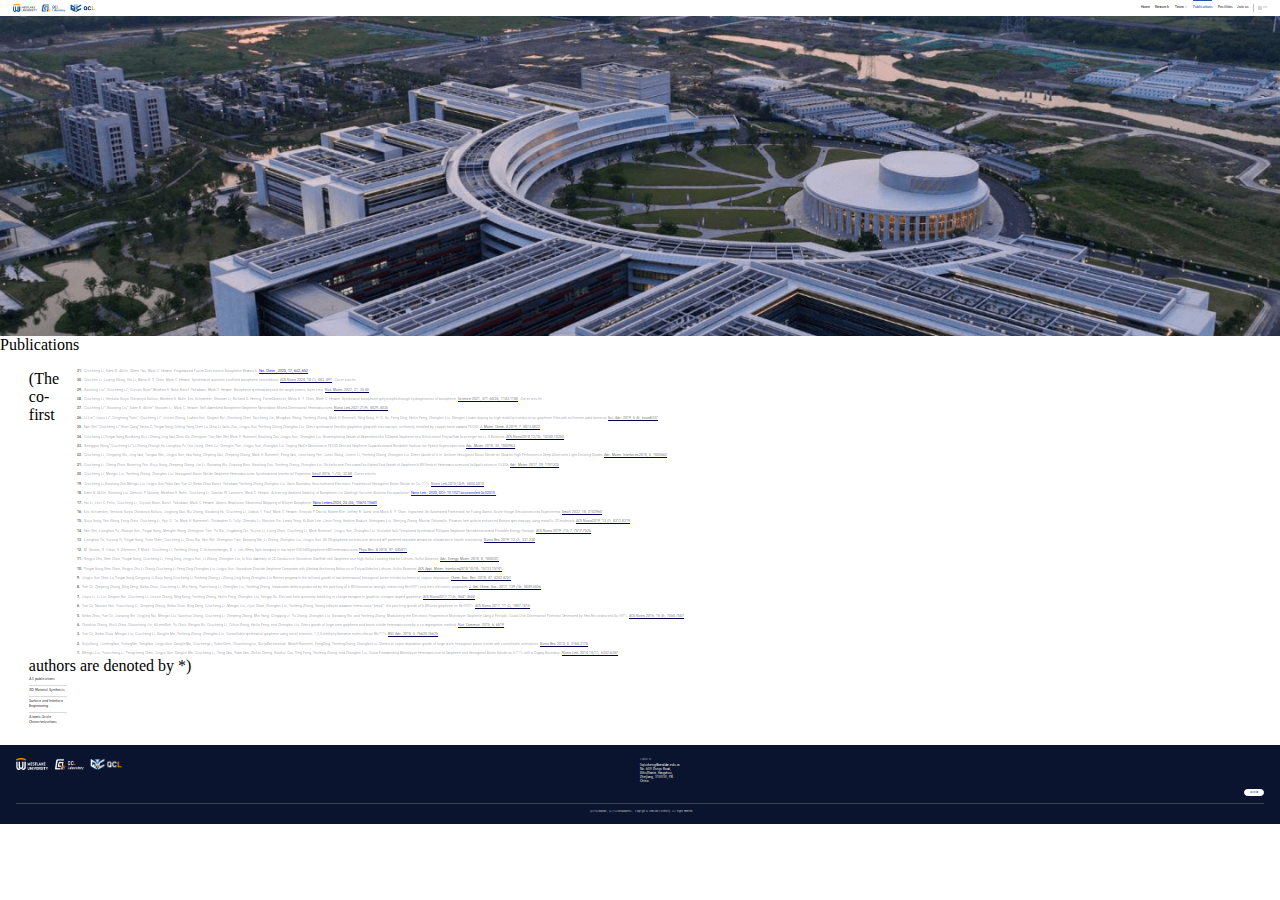
<file: Publications.htm>
﻿<!DOCTYPE html>
<html>
<head>
    <meta charset="utf-8">
    <meta name="viewport" content="width=device-width, initial-scale=1" id="wixDesktopViewport"/>
    <title>Publications-Li Research Group</title>
    <META Name="keywords" Content="Li Research Group"/>

    <link rel="shortcut icon" href="favicon.ico">
    <link rel="stylesheet" type="text/css" href="css/common.css"/>
    <link rel="stylesheet" type="text/css" href="css/publications.css"/>
    <script src="js/jquery-2.1.4.min.js"></script>
</head>
<body>
<header class="header-box">
    <div class="logo-box"><a href="Publications.htm">
        <img src="img/icon_headerLogo_l.png" title="">
    </a>
        <a href="Publications.htm">
            <img class="laboratoryLogo" src="img/icon_headerLogo_r.png" title="">
        </a>
        <a href="Publications.htm">
            <img class="laboratoryLogo-mobile" src="img/icon_headerLogo_r_mobile.png" title="">
        </a>
    </div>
    <div class="r-box">
        <nav class="menu-box">
            <ul id="pc-menu1">
                <li>
                    <a href="index.htm">Home </a>
                </li>
                <li>
                    <a href="Research.htm">Research </a>
                </li>
                <li>
                    <a href="javascript:;">Team <img src="img/icon_arrowDown.png" alt=""></a>
                    <ul class="teamList">
                        <li><a href="Team/People.htm">People</a></li>
                        <li><a href="Team/Gallery.htm">Gallery</a></li>
                    </ul>
                </li>
                <li class="active">
                    <a href="Publications.htm">Publications </a>
                </li>
                <li>
                    <a href="Facilities.htm">Facilities </a>
                </li>
                <li>
                    <a href="Joinus.htm">Join us </a>
                </li>
            </ul>
            <ul id="pc-menu2">
                <li>
                    <a href="zh/index.htm">首页 </a>
                </li>
                <li>
                    <a href="zh/Research.htm">研究内容 </a>
                </li>
                <li>
                    <a href="javascript:;">团队成员 <img src="img/icon_arrowDown.png" alt=""></a>
                    <ul class="teamList">
                        <li><a href="zh/Team/People.htm">成员信息</a></li>
                        <li><a href="zh/Team/Gallery.htm">团队画廊</a></li>
                    </ul>
                </li>
                <li>
                    <a href="zh/Publications.htm">学术成果 </a>
                </li>
                <li>
                    <a href="zh/Facilities.htm">实验仪器 </a>
                </li>
                <li>
                    <a href="zh/Joinus.htm">团队招聘 </a>
                </li>
            </ul>
            <script type="text/javascript">
                var isZh = location.href.includes("zh");
                if (isZh) {
                    document.getElementById('pc-menu1').remove();
                } else {
                    document.getElementById('pc-menu2').remove();
                }
            </script>
        </nav>
        <div class="icon-menu-box" onclick="handleMenuClick()"><img src="img/icon_menu.png" alt=""></div>
        <div class="language-box" id="languageBtn">
            <img src="img/icon_language.png" alt="">
            <span>CN</span>
        </div>
    </div>
</header>
<nav id="mobile-menu-box" class="menu-hidden">
    <ul id="mobile-menu1">
        <li>
            <a href="index.htm">Home </a>
        </li>
        <li>
            <a href="Research.htm">Research </a>
        </li>
        <li>
            <a onclick="handleChildMenuClick()" href="javascript:;">Team <img src="img/icon_arrowDown.png" alt=""></a>
            <ul id="childMenu" class="menu-hidden">
                <li><a href="Team/People.htm">People</a></li>
                <li><a href="Team/Gallery.htm">Gallery</a></li>
            </ul>
        </li>
        <li class="active ">
            <a href="Publications.htm">Publications </a>
        </li>
        <li>
            <a href="Facilities.htm">Facilities </a>
        </li>
        <li>
            <a href="Joinus.htm">Join us </a>
        </li>
    </ul>
    <ul id="mobile-menu2">
        <li>
            <a href="zh/index.htm">首页 </a>
        </li>
        <li>
            <a href="zh/Research.htm">研究内容 </a>
        </li>
        <li>
            <a onclick="handleChildMenuClick()" href="javascript:;">团队成员 <img src="img/icon_arrowDown.png" alt=""></a>
            <ul id="childMenu" class="menu-hidden">
                <li><a href="zh/Team/People.htm">成员信息</a></li>
                <li><a href="zh/Team/Gallery.htm">团队画廊</a></li>
            </ul>
        </li>
        <li>
            <a href="zh/Publications.htm">学术成果 </a>
        </li>
        <li>
            <a href="zh/Facilities.htm">实验仪器 </a>
        </li>
        <li>
            <a href="zh/Joinus.htm">团队招聘 </a>
        </li>
    </ul>
    <script type="text/javascript">
        var isZh = location.href.includes("zh");
        if (isZh) {
            document.getElementById('mobile-menu1').remove();
        } else {
            document.getElementById('mobile-menu2').remove();
        }
    </script>
</nav>
<section class="banner-box">

    <img src="images/publications/banner.png" alt="">


    <div>
        <p> Publications </p>
    </div>
</section>
<main class="main-box">
    <div class="item-box">
        <div class="list-box">
            <ul id="list1">
                <li>
                    Mengxi Liu, Yuanchang Li, Pengcheng Chen, Jingyu Sun, Donglin Ma, Qiucheng Li, Teng Gao, Yabo Gao, Zhihai Cheng, Xiaohui Qiu, Ying Fang, Yanfeng Zhang, and Zhongfan Liu, Quasi-Freestanding Monolayer Heterostructure of Graphene and Hexagonal Boron Nitride on Ir(111) with a Zigzag Boundary. <a href="https://pubs.acs.org/doi/abs/10.1021/nl502780u" target="_blank"><span>Nano Lett. 2014,14(11), 6342-6347</span></a>.
                </li>
                <li>
                    XiujuSong, JunfengGao, YufengNie, TengGao, JingyuSun, DonglinMa, QiuchengLi, YubinChen, ChuanhongJin, AlicjaBachmatiuk, MarkH.Rümmeli, FengDing, YanfengZhang, ZhongfanLiu. Chemical vapor deposition growth of large-scale hexagonal boron nitride with controllable orientation. <a href="https://link.springer.com/article/10.1007/s12274-015-0816-9" target="_blank"><span>Nano Res. 2015, 8, 3164-3176</span></a>.
                </li>
                <li>
                    Yue Qi, Xiebo Zhou, Mengxi Liu, Qiucheng Li, Donglin Ma, Yanfeng Zhang, Zhongfan Liu, Controllable synthesis of graphene using novel aromatic 1,3,5-triethynylbenzene molecules on Rh(111). <a href="https://pubs.rsc.org/en/content/articlelanding/2015/ra/c5ra12848j" target="_blank"><span>RSC Adv. 2015, 5, 76620-76625</span></a>.
                </li>
                <li>
                    Chaohua Zhang, Shuli Zhao, Chuanhong Jin, AiLeenKoh, Yu Zhou, Weigao Xu, Qiucheng Li, Qihua Xiong, Hailin Peng, and Zhongfan Liu, Direct growth of large-area graphene and boron nitride heterostructures by a co-segregation method. <a href="https://www.nature.com/articles/ncomms7519" target="_blank"><span>Nat. Commun. 2015, 6, 6519</span></a>.
                </li>
                <li>
                    Xiebo Zhou, Yue Qi, Jianping Shi, Jingjing Niu, Mengxi Liu, Guanhua Zhang, Qiucheng Li, Zhepeng Zhang, Min Hong, Qingqing Ji, Yu Zhang, Zhongfan Liu, Xiaosong Wu, and Yanfeng Zhang, Modulating the Electronic Properties of Monolayer Graphene Using a Periodic Quasi-One-Dimensional Potential Generated by Hex-Reconstructed Au (001). <a href="https://pubs.acs.org/doi/10.1021/acsnano.6b02548" target="_blank"><span>ACS Nano 2016, 10 (8), 7550-7557</span></a>.
                </li>
                <li>
                    Yue Qi, Nannan Han, Yuanchang Li, Zhepeng Zhang, Xiebo Zhou, Bing Deng, Qiucheng Li, Mengxi Liu, Jijun Zhao, Zhongfan Liu, Yanfeng Zhang, Strong adlayer-substrate interactions “break” the patching growth of h-BN onto graphene on Re(0001). <a href="https://pubs.acs.org/doi/10.1021/acsnano.6b07773" target="_blank"><span>ACS Nano 2017, 11 (2), 1807-1815</span></a>.
                </li>
                <li>
                    Jiayu Li, Li Lin, Dingran Rui, Qiucheng Li, Jincan Zhang, Ning Kang, Yanfeng Zhang, Hailin Peng, Zhongfan Liu, Hongqi Xu. Electron-hole symmetry breaking in charge transport in graphitic nitrogen-doped graphene. <a href="https://pubs.acs.org/doi/abs/10.1021/acsnano.7b00313" target="_blank"><span>ACS Nano2017,11(5), 4641-4650</span></a>.
                </li>
                <li>
                    Yue Qi, Zhepeng Zhang, Bing Deng, Xiebo Zhou, Qiucheng Li, Min Hong, Yuanchang Li, Zhongfan Liu, Yanfeng Zhang. Irreparable defects produced by the patching of h-BN frontiers on strongly interacting Re(0001) and their electronic properties. <a href="https://pubs.acs.org/doi/10.1021/jacs.7b00647" target="_blank"><span>J. Am. Chem. Soc. 2017, 139 (16), 5849-5856</span></a>.
                </li>
                <li>
                    Jingyu Sun,Chen Lu,Yingze Song,Qingqing Ji,Xiuju Song,Qiucheng Li,Yanfeng Zhang,Li Zhang,Jing Kong,Zhongfan Liu.Recent progress in the tailored growth of two-dimensional hexagonal boron nitrideviachemical vapour deposition. <a href="https://pubs.rsc.org/en/content/articlelanding/2018/cs/c8cs00167g" target="_blank"><span>Chem. Soc. Rev. 2018, 47, 4242-4257</span></a>.
                </li>
                <li>
                    Yingze Song,Wen Zhao, Xingyu Zhu,Li Zhang,Qiucheng Li,Feng Ding,Zhongfan Liu,Jingyu Sun. Vanadium Dioxide-Graphene Composite with Ultrafast Anchoring Behavior of Polysulfides for Lithium–Sulfur Batteries. <a href="https://pubs.acs.org/doi/10.1021/acsami.8b02920" target="_blank"><span>ACS Appl. Mater. Interfaces2018,10(18), 15733-15741</span></a>.
                </li>
                <li>
                    Xingyu Zhu, Wen Zhao, Yingze Song, Qiucheng Li, Feng Ding, Jingyu Sun, Li Zhang, Zhongfan Liu, In-Situ Assembly of 2D Conductive Vanadium Disulfide with Graphene as a High‐Sulfur‐Loading Host for Lithium–Sulfur Batteries. <a href="https://onlinelibrary.wiley.com/doi/10.1002/aenm.201800201" target="_blank"><span>Adv. Energy Mater. 2018, 8, 1800201</span></a>.
                </li>
                <li>
                    M. Gurram, S. Omar, S. Zihlmann, P. Makk, Qiucheng Li, Yanfeng Zhang, C. Schönenberger, B. J. van Wees, Spin transport in two-layer-CVD-hBN/graphene/hBN heterostructures. <a href="https://journals.aps.org/prb/abstract/10.1103/PhysRevB.97.045411" target="_blank"><span>Phys. Rev. B 2018, 97, 045411</span></a>.
                </li>
                <li>
                    Lianghao Yu, Yuyang Yi, Yingze Song, Yiran Chen, Qiucheng Li, Zhou Xia, Nan Wei, Zhengnan Tian, Baoqing Nie, Li Zhang, Zhongfan Liu, Jingyu Sun. All VN-graphene architecture derived self-powered wearable sensors for ultrasensitive health monitoring. <a href="https://link.springer.com/article/10.1007/s12274-018-2219-1" target="_blank"><span>Nano Res. 2019, 12 (2), 331-338</span></a>.
                </li>
                <li>
                    Nan Wei, Lianghao Yu, Zhongti Sun, Yingze Song, Menglei Wang, Zhengnan Tian, Yu Xia, Jingsheng Cai, Ya-yun Li, Liang Zhao, Qiucheng Li, Mark Rummeli, Jingyu Sun, Zhongfan Liu. Scalable Salt-Templated Synthesis of N-Doped Graphene Nanosheets toward Printable Energy Storage. <a href="https://pubs.acs.org/doi/10.1021/acsnano.9b03157" target="_blank"><span>ACS Nano 2019, (13) 7, 7517-7526</span></a>.
                </li>
                <li>
                    Xiuju Song, Yan Wang, Fang Zhao, Qiucheng Li, Huy Q. Ta, Mark H. Rüemmeli, Christopher G. Tully, Zhenzhu Li, Wanjian Yin, Letao Yang, Ki-Bum Lee, Jieun Yang, Ibrahim Bozkurt, Shengwen Liu, Wenjing Zhang, Manish Chhowalla. Plasmon free surface enhanced Raman spectroscopy using metallic 2D materials. <a href="https://pubs.acs.org/doi/10.1021/acsnano.9b03761" target="_blank"><span>ACS Nano2019, 13 (7), 8312-8319</span></a>.
                </li>
                <li>
                    Eric Schwenker, Venkata Surya Chaitanya Kolluru, Jinglong Guo, Rui Zhang, Xiaobing Hu, Qiucheng Li, Joshua T. Paul, Mark C. Hersam, Vinayak P. Dravid, Robert Klie, Jeffrey R. Guest, and Maria K. Y. Chan. Ingrained: An Automated Framework for Fusing Atomic-Scale Image Simulations into Experiments. <a href="https://onlinelibrary.wiley.com/doi/abs/10.1002/smll.202102960" target="_blank"><span>Small 2022, 18, 2102960</span></a>.
                </li>
                <li>
                    Hui Li, Levi C. Felix, Qiucheng Li, Qiyuan Ruan, Boris I. Yakobson, Mark C. Hersam. Atomic-Resolution Vibrational Mapping of Bilayer Borophene. <a href="http://pubs.acs.org/doi/full/10.1021/acs.nanolett.4c03224" target="_blank">Nano Letters 2024, 24 (34), 10674-10680</a>.
                </li>
                <li>
                    Eden B. Aklile, Xiaolong Liu, Dominic P. Goronzy, Matthew S. Rahn, Qiucheng Li, Cataldo W. Lamarca, Mark C. Hersam. Achieving Ambient Stability of Borophene via Ultrahigh Vacuum Alumina Encapsulation. <a href="https://pubs.acs.org/doi/full/10.1021/acs.nanolett.5c02510" target="_blank">Nano Lett., 2025, DOI: 10.1021/acs.nanolett.5c02510.</a>
                </li>
                <li>
                    Qiucheng Li,Xiaolong Zou,Mengxi Liu,Jingyu Sun,Yabo Gao,Yue Qi,Xiebo Zhou,Boris I. Yakobson,Yanfeng Zhang,Zhongfan Liu. Grain Boundary Structures and Electronic Properties of Hexagonal Boron Nitride on Cu (111). <a href="https://pubs.acs.org/doi/abs/10.1021/acs.nanolett.5b01852" target="_blank"><span>Nano Lett.2015,15(9), 5804-5810</span></a>.
                </li>
                <li>
                    Qiucheng Li, Mengxi Liu, Yanfeng Zhang, Zhongfan Liu. Hexagonal Boron Nitride-Graphene Heterostructures: Synthesis and Interfacial Properties. <a href="https://onlinelibrary.wiley.com/doi/10.1002/smll.201501766" target="_blank"><span>Small 2016, 1 (12), 32-50</span></a>. (Cover article)
                </li>
                <li>
                    Qiucheng Li, Zifeng Zhao, Baoming Yan, Xiuju Song, Zhepeng Zhang, Jia Li, Xiaosong Wu, Zuqiang Bian, Xiaolong Zou, Yanfeng Zhang, Zhongfan Liu. Nickelocene-Precursors-Facilitated Fast Growth of Graphene/h-BN Vertical Heterostructures and Its Applications in OLEDs. <a href="https://onlinelibrary.wiley.com/doi/10.1002/adma.201701325" target="_blank"><span>Adv. Mater. 2017, 29, 1701325</span></a>.
                </li>
                <li>
                    Qiucheng Li, Qingqing Wu, Jing Gao, Tongbo Wei, Jingyu Sun, Hao Hong, Zhipeng Dou, Zhepeng Zhang, Mark H. Rümmeli, Peng Gao, Jianchang Yan, Junxi Wang, Jinmin Li, Yanfeng Zhang, Zhongfan Liu. Direct Growth of 5 in. Uniform Hexagonal Boron Nitride on Glass for High‐Performance Deep‐Ultraviolet Light‐Emitting Diodes. <a href="https://onlinelibrary.wiley.com/doi/abs/10.1002/admi.201800662" target="_blank"><span>Adv. Mater. Interfaces 2018, 5, 1800662</span></a>.
                </li>
                <li>
                    Xiangguo Wang*,Qiucheng Li*,Li Zhang,Zhongli Hu,Lianghao Yu,Tao Jiang, Chen Lu, Chenglin Yan, Jingyu Sun, Zhongfan Liu. Caging Nb<sub>2</sub>O<sub>5</sub> Nanowires in PECVD-Derived Graphene Capsules toward Bendable Sodium-Ion Hybrid Supercapacitors. <a href="https://onlinelibrary.wiley.com/doi/abs/10.1002/adma.201800963" target="_blank"><span>Adv. Mater. 2018, 30, 1800963</span></a>.
                </li>
                <li>
                    Qiucheng Li,Yingze Song,Runzhang Xu,Li Zhang,Jing Gao,Zhou Xia,Zhengnan Tian,Nan Wei,Mark H. Rümmeli,Xiaolong Zou,Jingyu Sun, Zhongfan Liu. Biotemplating Growth of Nepenthes-like N-Doped Graphene as a Bifunctional Polysulfide Scavenger for Li–S Batteries. <a href="https://pubs.acs.org/doi/10.1021/acsnano.8b05246" target="_blank"><span>ACS Nano2018,12(10), 10240-10250</span></a>.
                </li>
                <li>
                    Nan Wei*,Qiucheng Li*,Shan Cong*,Haina Ci,Yingze Song,Qifeng Yang,Chen Lu,Chao Li,Guifu Zou, Jingyu Sun,Yanfeng Zhang,Zhongfan Liu. Direct synthesis of flexible graphene glass with macroscopic uniformity enabled by copper-foam-assisted PECVD. <a href="https://pubs.rsc.org/en/content/articlelanding/2019/ta/c9ta00299e" target="_blank"><span>J. Mater. Chem. A 2019, 7, 4813-4822</span></a>.
                </li>
                <li>
                    Li Lin*, Jiayu Li*, Qinghong Yuan*, Qiucheng Li*, Jincan Zhang, Luzhao Sun, Dingran Rui, Zhaolong Chen, Kaicheng Jia, Mingzhan Wang, Yanfeng Zhang, Mark H. Rummeli, Ning Kang, H. Q. Xu, Feng Ding, Hailin Peng, Zhongfan Liu. Nitrogen-cluster doping for high-mobility/conductivity graphene films with millimetre-sized domains. <a href="https://www.science.org/doi/10.1126/sciadv.aaw8337" target="_blank"><span>Sci. Adv. 2019, 5 (8), eaaw8337</span></a>.
                </li>
                <li>
                    Qiucheng Li*, Xiaolong Liu*, Eden B. Aklile*, Shaowei Li, Mark C. Hersam. Self-Assembled Borophene/Graphene Nanoribbon Mixed-Dimensional Heterostructures. <a href="https://pubs.acs.org/doi/10.1021/acs.nanolett.1c00909" target="_blank"><span>Nano Lett.2021,21(9), 4029–4035</span></a>.
                </li>
                <li>
                    Qiucheng Li, Venkata Surya Chaitanya Kolluru, Matthew S. Rahn, Eric Schwenker, Shaowei Li, Richard G. Hennig, PierreDarancet, Maria K. Y. Chan, Mark C. Hersam. Synthesis of borophane polymorphs through hydrogenation of borophene. <a href="https://www.science.org/doi/full/10.1126/science.abg1874?casa_token=FUYmcXx0Bk0AAAAA%3AABmFke6z_X03aEg4r-gMwO1slBp-p4K5eInJzGqZc5wvaIsn4_aq4Y9-ScFbi0EEmVCbupokdQ9cS3o" target="_blank"><span>Science 2021, 371 (6534), 1143-1148</span></a>. (Cover article)
                </li>
                <li>
                    Xiaolong Liu*, Qiucheng Li*, Qiyuan Ruan*,Matthew S. Rahn,Boris I. Yakobson, Mark C. Hersam. Borophene synthesis beyond the single-atomic-layer limit. <a href="https://www.nature.com/articles/s41563-021-01084-2" target="_blank"><span>Nat. Mater. 2022, 21, 35-40</span></a>.
                </li>
                <li>
                    Qiuchen Li, Luqing Wang, Hui Li, Maria K. Y. Chan, Mark C. Hersam. Synthesis of quantum-confined borophene nanoribbons. <a href="https://pubs.acs.org/doi/10.1021/acsnano.3c08089" target="_blank"><span>ACS Nano 2024, 18 (1), 483–491</span></a>. (Cover article)
                </li>
                <li>
                    Qiucheng Li, Eden B. Aklile, Albert Tsui, Mark C. Hersam. Progress and Future Directions in Borophene Research. <a href="https://www.nature.com/articles/s41557-025-01773-4" target="_blank">Nat. Chem., 2025, 17, 642–652</a>.
                </li>
            </ul>
            <ul id="list2"></ul>
            <div class="tips">
                (The co-first authors are denoted by *)
            </div>
        </div>
        <ul class="label-box hideContentList">
            <li id="list1" onclick="labelClick(this)">All publications</li>

            <li id="list2" onclick="labelClick(this)">2D Material Synthesis</li>

            <li id="list3" onclick="labelClick(this)">Surface and Interface Engineering</li>

            <li id="list4" onclick="labelClick(this)">Atomic-Scale Characterizations</li>

        </ul>
        <div class="clean"></div>
    </div>
</main>
<footer class="footer-box">
    <div class="logo-box"><img src="img/icon_footerLogo_l.png" alt="">

        <img class="footerLaboratoryLogo" src="img/icon_footerLogo_r.png" alt="">

        <img class="footerLaboratoryLogo-mobile" src="img/icon_footerLogo_r_mobile.png" alt="">

    </div>
    <div class="contactus-box">
        <h6> Contact us </h6>
        <p> liqiucheng@westlake.edu.cn </p>
        <p> No. 600 Dunyu Road, XihuDistrict, Hangzhou, Zhejiang, 310030, P.R. China </p>
        <div class="clean"></div>
        <div>
            <a href="Joinus.htm" target="_self">Join us</a>
        </div>
    </div>
    <div class="clean"></div>
    <div class="filings-box"><!-- 版权内容请在本组件"内容配置-版权"处填写 -->
        <p>浙ICP备18025489号<br/></p>
        <p>浙公安备33010602007514号<br/></p>
        <p>Copyright © Westlake University. All Rights Reserved</p>
        <div class="clean"></div>
    </div>
</footer>
<script>
    $(function () {
        var isZh = location.href.includes("zh");
        const isMobile = /iPhone|iPad|iPod|Android/i.test(navigator.userAgent);
        if (isMobile) {
            document.body.classList.add('mobile-class');
        } else {
            document.body.classList.add('pc-class');
        }

        var langBtn = document.getElementById("languageBtn");
        langBtn.getElementsByTagName('span')[0].innerHTML = isZh ? "EN" : "CN";
        langBtn.onclick = function () {
            var path = location.pathname.split("zh").pop();
            location.href = isZh ? path : "/zh" + path;
        }
        //$(".label-box li").eq(0).trigger("click")
    });

    function handleMenuClick() {
        var content = document.getElementById('mobile-menu-box');
        if (content.classList.contains('menu-hidden')) {
            content.classList.remove('menu-hidden');
        } else {
            content.classList.add('menu-hidden');
        }
    }

    function handleChildMenuClick() {
        var content = document.getElementById('childMenu');
        if (content.classList.contains('menu-hidden')) {
            content.classList.remove('menu-hidden');
        } else {
            content.classList.add('menu-hidden');
        }
    }

    function labelClick(item) {
        var labelList = document.querySelectorAll(".label-box>li")
        for (var i = 0; i < labelList.length; i++) {
            labelList[i].classList = ''
        }
        item.classList = "active";
        var contentList = document.querySelectorAll(".list-box>ul");
        contentList.forEach(function (ul) {
            ul.classList = 'hideContentList'
            if (ul.id == item.id) {
                ul.classList = ''
            }
        });
    }
</script>
</body>
</html>
</file>
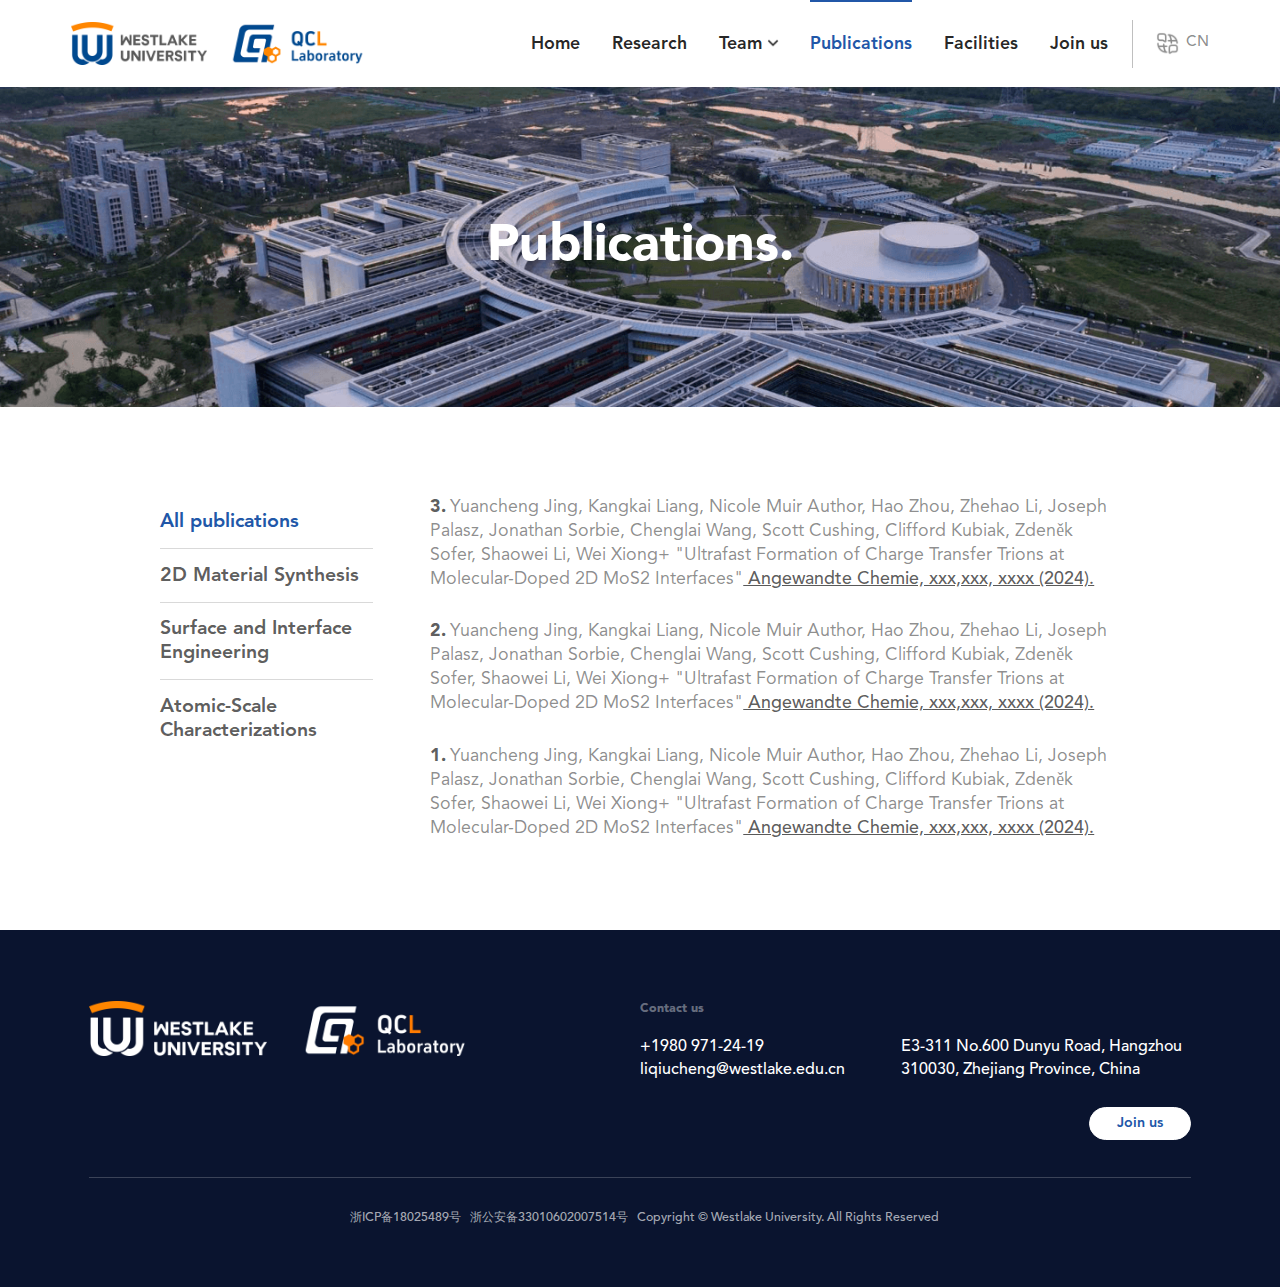
<file: publications.html>
<!DOCTYPE html>
<html>
	<head>
		<meta charset="utf-8">
		<meta name="viewport" content="width=device-width, initial-scale=1" id="wixDesktopViewport" />
		<title>Publications</title>
		<link rel="shortcut icon" href="./favicon.ico">
        <link rel="stylesheet" type="text/css" href="./css/common.css" />
		<link rel="stylesheet" type="text/css" href="./css/publications.css" />
		<script src="./js/jquery-2.1.4.min.js"></script>
	</head>
	<body>
		<header class="header-box flex">
			<div class="logo-box">
                <a href="https://www.westlake.edu.cn/">
                    <img src="./img/icon_headerLogo_l.png" title="西湖大学" />
                </a>
				<a href="https://www.westlake.edu.cn/">
                    <img class="logo" src="./img/icon_headerLogo_r.png" title="西湖大学" />
                </a>
            </div>
			<div class="r-box">
				<nav class="menu-box">
					<ul>
						<li><a href="index.html">Home</a></li>
						<li><a href="research.html">Research</a></li>
						<li class="team"><a href="javascript:;">Team <img src="./img/icon_arrowDown.png" alt=""></a>
							<ul class="teamList">
								<li><a href="people.html">People</a></li>
								<li><a href="gallery.html">Gallery</a></li>
							</ul>
						</li>
						<li class="active"><a href="publications.html">Publications</a></li>
						<li><a href="facilities.html">Facilities</a></li>
						<li><a href="joinus.html">Join us</a></li>
					</ul>
				</nav>
				<div class="icon-menu-box" onclick="handleMenuClick()">
					<img src="./img/icon_menu.png" alt="">
				</div>
				<div class="language-box">
					<img src="./img/icon_language.png" alt="">
					<span>CN</span>
				</div>
			</div>
		</header>
		<nav id="mobile-menu-box" class="menu-hidden">
			<ul>
				<li><a href="index.html">Home</a></li>
				<li><a href="research.html">Research</a></li>
				<li class="team"><a href="javascript:;" onclick="handleChildMenuClick()">Team <img src="./img/icon_arrowDown.png" alt=""></a>
					<ul id="childMenu" class="menu-hidden">
						<li><a href="people.html">People</a></li>
						<li><a href="gallery.html">Gallery</a></li>
					</ul>
				</li>
				<li class="active"><a href="publications.html">Publications</a></li>
				<li><a href="facilities.html">Facilities</a></li>
				<li><a href="joinus.html">Join us</a></li>
			</ul>
		</nav>
		<section class="banner-box">
			<img src="./images/facilities/banner.png" alt="">
			<div class="content">
				<p>Publications.</p>
			</div>
		</section>
		<main class="main-box">
			<div class="item-box">
				<ul>
					<li>Yuancheng Jing, Kangkai Liang, Nicole Muir Author, Hao Zhou, Zhehao Li, Joseph Palasz, Jonathan Sorbie, Chenglai Wang, Scott Cushing, Clifford Kubiak, Zdeněk Sofer, Shaowei Li, Wei Xiong+ "Ultrafast Formation of Charge Transfer Trions at Molecular-Doped 2D MoS2 Interfaces"<span> Angewandte Chemie, xxx,xxx, xxxx (2024).</span></li>
					<li>Yuancheng Jing, Kangkai Liang, Nicole Muir Author, Hao Zhou, Zhehao Li, Joseph Palasz, Jonathan Sorbie, Chenglai Wang, Scott Cushing, Clifford Kubiak, Zdeněk Sofer, Shaowei Li, Wei Xiong+ "Ultrafast Formation of Charge Transfer Trions at Molecular-Doped 2D MoS2 Interfaces"<span> Angewandte Chemie, xxx,xxx, xxxx (2024).</span></li>
					<li>Yuancheng Jing, Kangkai Liang, Nicole Muir Author, Hao Zhou, Zhehao Li, Joseph Palasz, Jonathan Sorbie, Chenglai Wang, Scott Cushing, Clifford Kubiak, Zdeněk Sofer, Shaowei Li, Wei Xiong+ "Ultrafast Formation of Charge Transfer Trions at Molecular-Doped 2D MoS2 Interfaces"<span> Angewandte Chemie, xxx,xxx, xxxx (2024).</span></li>
				</ul>
				<ul>
					<li class="active">All publications</li>
					<li>2D Material Synthesis</li>
					<li>Surface and Interface Engineering</li>
					<li>Atomic-Scale Characterizations</li>
				</ul>
				<div class="clean"></div>
			</div>
		</main>
		<footer class="footer-box">
			<div class="logo-box">
				<img src="./img/icon_footerLogo_l.png" alt="">
				<img src="./img/icon_footerLogo_r.png" alt="">
			</div>
			<div class="contactus-box">
				<h6>Contact us</h6>
				<p>+1980 971-24-19</p>
				<p>liqiucheng@westlake.edu.cn</p>
				<p>E3-311 No.600 Dunyu Road, Hangzhou 310030, Zhejiang Province, China</p>
				<a href="./joinus.html">Join us</a>
			</div>
			<div class="clean"></div>
			<div class="filings-box">
				<p>浙ICP备18025489号</p>
				<p>浙公安备33010602007514号</p>
				<p>Copyright © Westlake University. All Rights Reserved</p>
				<div class="clean"></div>
			</div>
		</footer>
		<script>
			$(function(){
				const isMobile = /iPhone|iPad|iPod|Android/i.test(navigator.userAgent);
				if (isMobile) {
					console.log('当前在手机端');
					document.body.classList.add('mobile-class');
					setRem(3.75);
				} else {
					console.log('当前在PC端');
					document.body.classList.add('pc-class');
					setRem(14.4);
					window.onresize = function() {
			     		setRem(14.4);
			   		};
				}
				function setRem(designSize) {
					let html = document.documentElement;
					let width = html.clientWidth;
			     	html.style.fontSize = width / designSize + 'px'; // 设计稿宽度为1440px，那么1rem=100px，故除以14.4
				}
			});
			function handleMenuClick() {
				var content = document.getElementById('mobile-menu-box');
				if (content.classList.contains('menu-hidden')) {
					content.classList.remove('menu-hidden');
				} else {
					content.classList.add('menu-hidden');
				}
			}
			function handleChildMenuClick() {
				var content = document.getElementById('childMenu');
				if (content.classList.contains('menu-hidden')) {
					content.classList.remove('menu-hidden');
				} else {
					content.classList.add('menu-hidden');
				}
			}
		</script>
	</body>
</html>
</file>
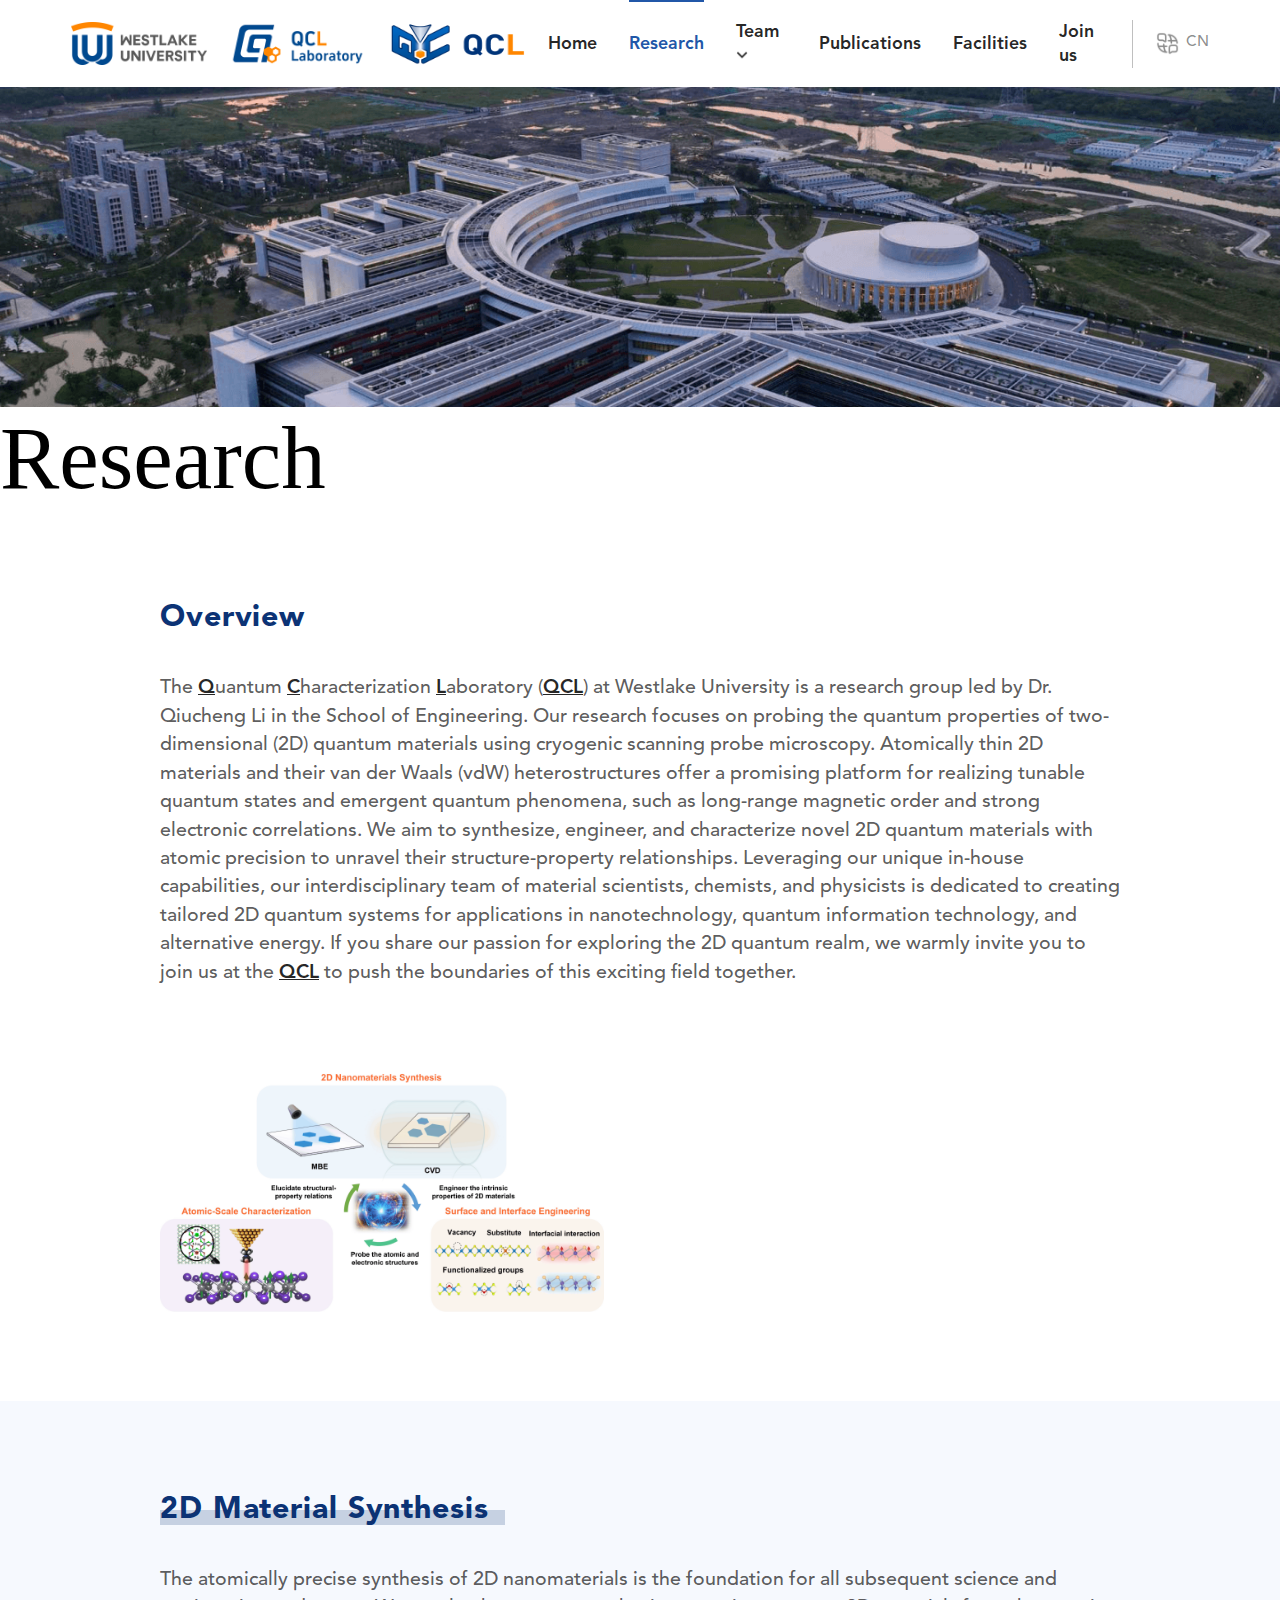
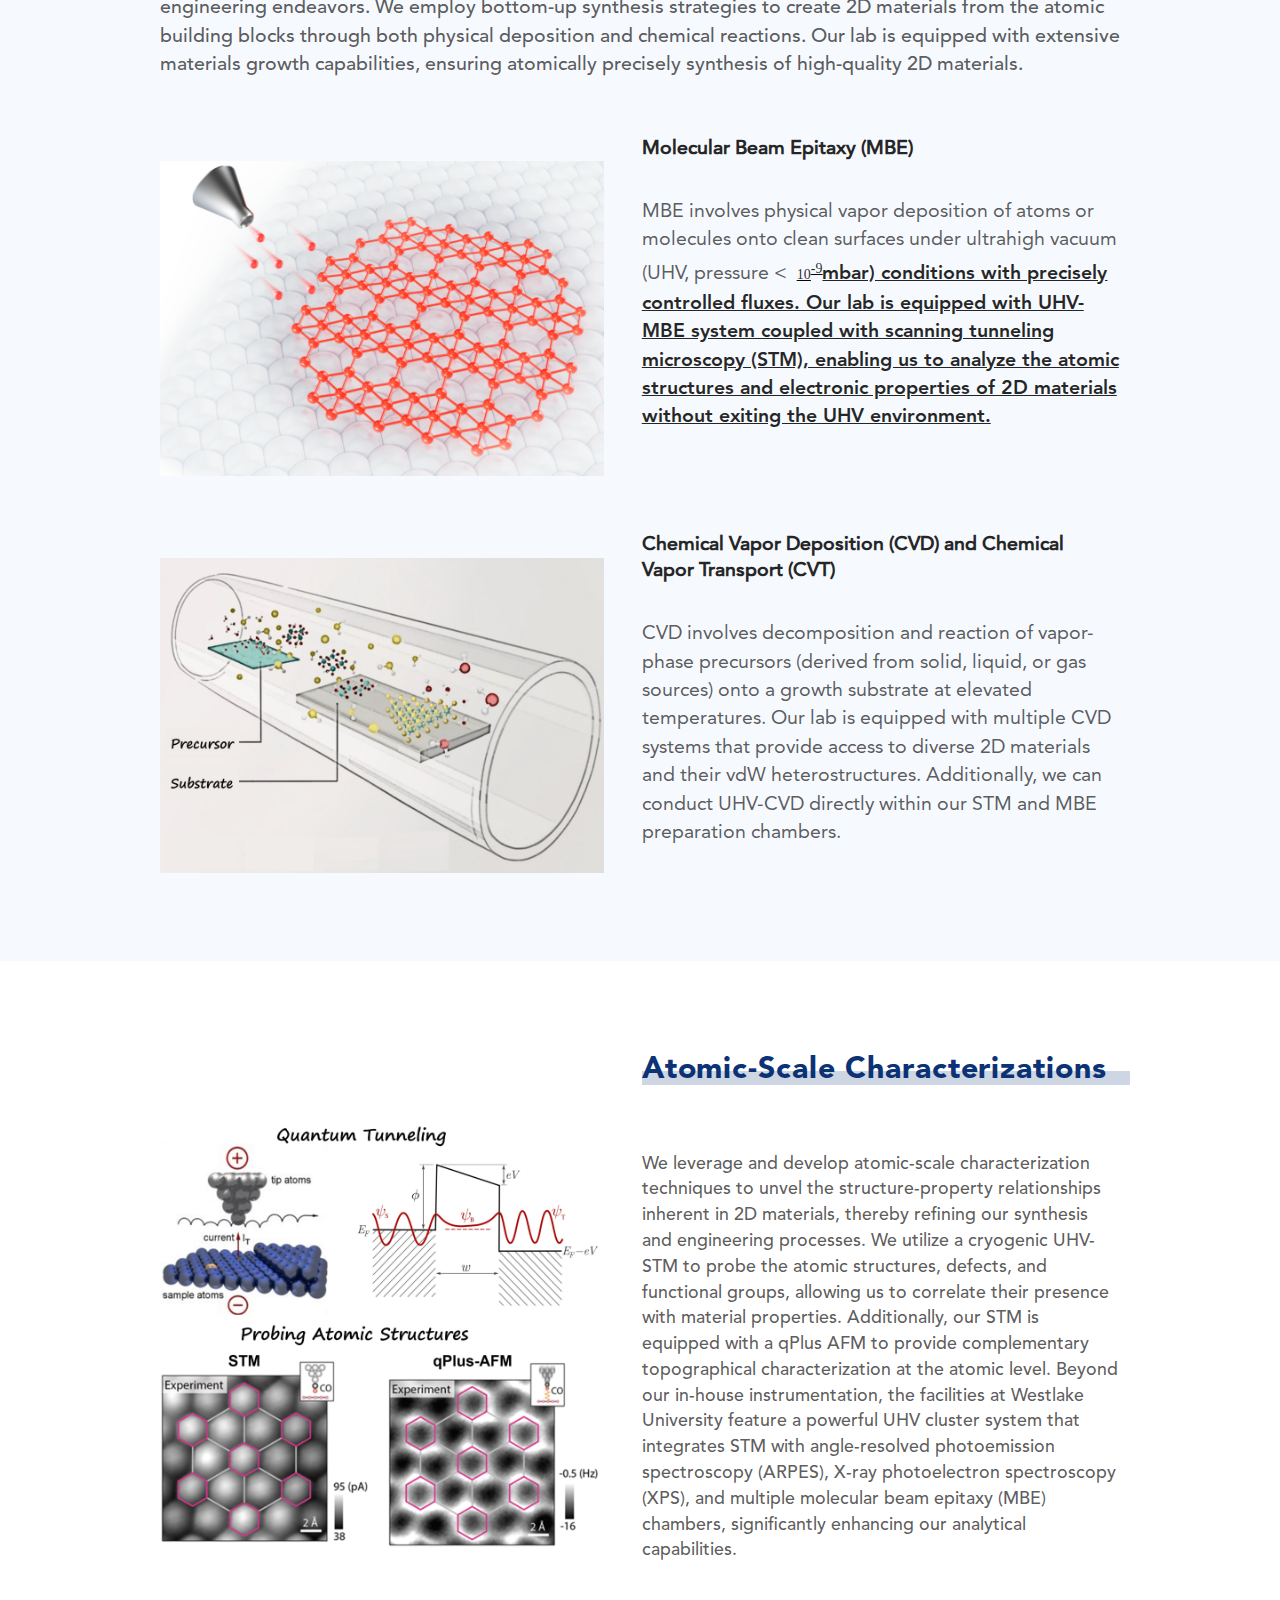
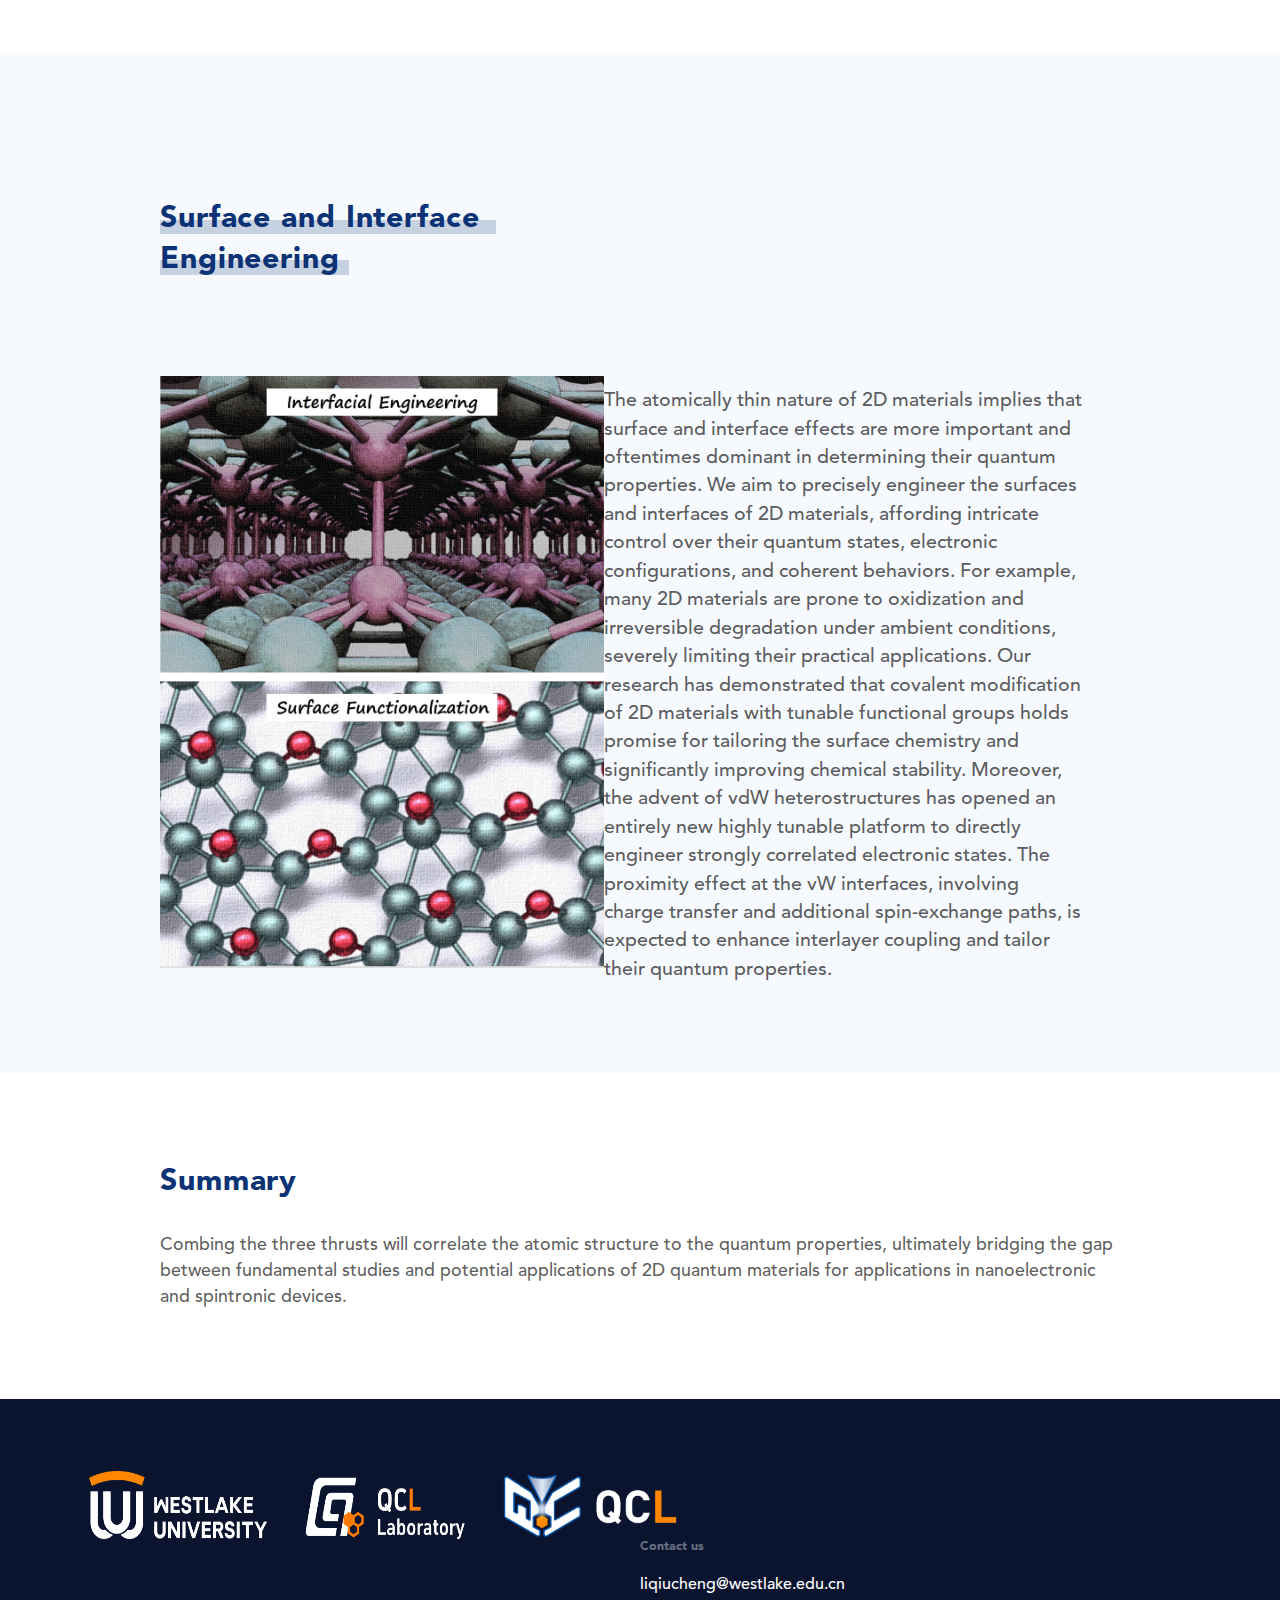
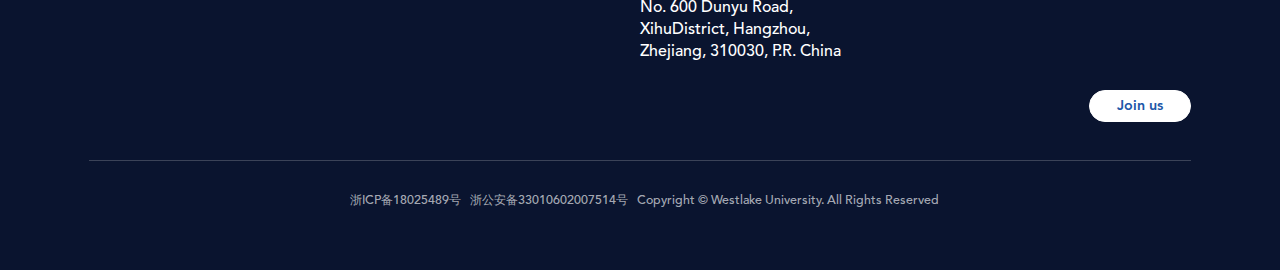
<file: Research.htm>
﻿<!DOCTYPE html>
<html>
<head>
    <meta charset="utf-8">
    <meta name="viewport" content="width=device-width, initial-scale=1" id="wixDesktopViewport"/>
    <title>Research-Li Research Group</title>
    <META Name="keywords" Content="Li Research Group"/>

    <link rel="shortcut icon" href="favicon.ico">
    <link rel="stylesheet" type="text/css" href="css/common.css"/>
    <link rel="stylesheet" type="text/css" href="css/research.css"/>
    <script src="js/jquery-2.1.4.min.js"></script>
</head>
<body>
<header class="header-box">
    <div class="logo-box"><a href="Research.htm">
        <img src="img/icon_headerLogo_l.png" title="">
    </a>
        <a href="Research.htm">
            <img class="laboratoryLogo" src="img/icon_headerLogo_r.png" title="">
        </a>
        <a href="Research.htm">
            <img class="laboratoryLogo-mobile" src="img/icon_headerLogo_r_mobile.png" title="">
        </a>
    </div>
    <div class="r-box">
        <nav class="menu-box">
            <ul id="pc-menu1">
                <li>
                    <a href="index.htm">Home </a>
                </li>
                <li class="active">
                    <a href="Research.htm">Research </a>
                </li>
                <li>
                    <a href="javascript:;">Team <img src="img/icon_arrowDown.png" alt=""></a>
                    <ul class="teamList">
                        <li><a href="Team/People.htm">People</a></li>
                        <li><a href="Team/Gallery.htm">Gallery</a></li>
                    </ul>
                </li>
                <li>
                    <a href="Publications.htm">Publications </a>
                </li>
                <li>
                    <a href="Facilities.htm">Facilities </a>
                </li>
                <li>
                    <a href="Joinus.htm">Join us </a>
                </li>
            </ul>
            <ul id="pc-menu2">
                <li>
                    <a href="zh/index.htm">首页 </a>
                </li>
                <li>
                    <a href="zh/Research.htm">研究内容 </a>
                </li>
                <li>
                    <a href="javascript:;">团队成员 <img src="img/icon_arrowDown.png" alt=""></a>
                    <ul class="teamList">
                        <li><a href="zh/Team/People.htm">成员信息</a></li>
                        <li><a href="zh/Team/Gallery.htm">团队画廊</a></li>
                    </ul>
                </li>
                <li>
                    <a href="zh/Publications.htm">学术成果 </a>
                </li>
                <li>
                    <a href="zh/Facilities.htm">实验仪器 </a>
                </li>
                <li>
                    <a href="zh/Joinus.htm">团队招聘 </a>
                </li>
            </ul>
            <script type="text/javascript">
                var isZh = location.href.includes("zh");
                if (isZh) {
                    document.getElementById('pc-menu1').remove();
                } else {
                    document.getElementById('pc-menu2').remove();
                }
            </script>
        </nav>
        <div class="icon-menu-box" onclick="handleMenuClick()"><img src="img/icon_menu.png" alt=""></div>
        <div class="language-box" id="languageBtn">
            <img src="img/icon_language.png" alt="">
            <span>CN</span>
        </div>
    </div>
</header>
<nav id="mobile-menu-box" class="menu-hidden">
    <ul id="mobile-menu1">
        <li>
            <a href="index.htm">Home </a>
        </li>
        <li class="active ">
            <a href="Research.htm">Research </a>
        </li>
        <li>
            <a onclick="handleChildMenuClick()" href="javascript:;">Team <img src="img/icon_arrowDown.png" alt=""></a>
            <ul id="childMenu" class="menu-hidden">
                <li><a href="Team/People.htm">People</a></li>
                <li><a href="Team/Gallery.htm">Gallery</a></li>
            </ul>
        </li>
        <li>
            <a href="Publications.htm">Publications </a>
        </li>
        <li>
            <a href="Facilities.htm">Facilities </a>
        </li>
        <li>
            <a href="Joinus.htm">Join us </a>
        </li>
    </ul>
    <ul id="mobile-menu2">
        <li>
            <a href="zh/index.htm">首页 </a>
        </li>
        <li>
            <a href="zh/Research.htm">研究内容 </a>
        </li>
        <li>
            <a onclick="handleChildMenuClick()" href="javascript:;">团队成员 <img src="img/icon_arrowDown.png" alt=""></a>
            <ul id="childMenu" class="menu-hidden">
                <li><a href="zh/Team/People.htm">成员信息</a></li>
                <li><a href="zh/Team/Gallery.htm">团队画廊</a></li>
            </ul>
        </li>
        <li>
            <a href="zh/Publications.htm">学术成果 </a>
        </li>
        <li>
            <a href="zh/Facilities.htm">实验仪器 </a>
        </li>
        <li>
            <a href="zh/Joinus.htm">团队招聘 </a>
        </li>
    </ul>
    <script type="text/javascript">
        var isZh = location.href.includes("zh");
        if (isZh) {
            document.getElementById('mobile-menu1').remove();
        } else {
            document.getElementById('mobile-menu2').remove();
        }
    </script>
</nav>
<section class="banner-box">

    <img src="images/research/banner.png" alt="">


    <div>
        <p> Research </p>
    </div>
</section>
<main class="main-box">
    <div class="item-box first-item-box">
        <h5> Overview </h5>
        <p> The <span style="text-decoration: underline;">Q</span>uantum <span
                style="text-decoration: underline;">C</span>haracterization <span
                style="text-decoration: underline;">L</span>aboratory (<span
                style="text-decoration: underline;">QCL</span>) at Westlake University is a research group led by Dr.
            Qiucheng Li in the School of Engineering. Our research focuses on probing the quantum properties of
            two-dimensional (2D) quantum materials using cryogenic scanning probe microscopy. Atomically thin 2D
            materials and their van der Waals (vdW) heterostructures offer a promising platform for realizing tunable
            quantum states and emergent quantum phenomena, such as long-range magnetic order and strong electronic
            correlations. We aim to synthesize, engineer, and characterize novel 2D quantum materials with atomic
            precision to unravel their structure-property relationships. Leveraging our unique in-house capabilities,
            our interdisciplinary team of material scientists, chemists, and physicists is dedicated to creating
            tailored 2D quantum systems for applications in nanotechnology, quantum information technology, and
            alternative energy. If you share our passion for exploring the 2D quantum realm, we warmly invite you to
            join us at the <span style="text-decoration: underline;">QCL</span> to push the boundaries of this exciting
            field together. </p>
        <div>
            <img src="__local/F/9F/2D/B4872E13A0D6543326DAAA28778_0D7B1CBA_10AAFD.png%3Fe=.png" vsbhref="vurl"
                 vurl="/_vsl/F9F2DB4872E13A0D6543326DAAA28778/0D7B1CBA/10AAFD?e=.png" vheight="" vwidth=""
                 orisrc="/__local/F/9F/2D/B4872E13A0D6543326DAAA28778_0D7B1CBA_10AAFD.png" class="img_vsb_content">
        </div>
        <div class="clean"></div>
    </div>
    <div class="bgColor-F6F9FE">
        <div class="item-box bgColor-F6F9FE material-box">
            <h5><span>2D Material Synthesis</span></h5>
            <p> The atomically precise synthesis of 2D nanomaterials is the foundation for all subsequent science and
                engineering endeavors. We employ bottom-up synthesis strategies to create 2D materials from the atomic
                building blocks through both physical deposition and chemical reactions. Our lab is equipped with
                extensive materials growth capabilities, ensuring atomically precisely synthesis of high-quality 2D
                materials. </p>
            <div>
                <img src="__local/E/FA/85/430CC3DC6DE590957204FAB7AA6_B5ABFD27_F364F.png%3Fe=.png" vsbhref="vurl"
                     vurl="/_vsl/EFA85430CC3DC6DE590957204FAB7AA6/B5ABFD27/F364F?e=.png" vheight="" vwidth=""
                     orisrc="/__local/E/FA/85/430CC3DC6DE590957204FAB7AA6_B5ABFD27_F364F.png" class="img_vsb_content">
                <h6> Molecular Beam Epitaxy (MBE) </h6>
                <p> MBE involves physical vapor deposition of atoms or molecules onto clean surfaces under ultrahigh
                    vacuum (UHV, pressure < &nbsp;<span
                            style="font-size: 14px; text-align: justify; font-family: 宋体;"><span
                            style="font-family:Calibri">10</span></span><sup
                            style="font-family: Calibri; text-align: justify;"><span
                            style="font-family: 宋体;font-size: 14px;vertical-align: super"><span
                            style="font-family:Calibri">-9</span></span></sup><span style="text-align: justify;">mbar) conditions with precisely controlled fluxes. Our lab is equipped with UHV-MBE system coupled with scanning tunneling microscopy (STM), enabling us to analyze the atomic structures and electronic properties of 2D materials without exiting the UHV environment.</span>
                </p>
                <div class="clean"></div>
            </div>
            <div>
                <img src="__local/C/D8/FE/026E744A633C240DF3D32792D9E_66F44831_70490.png%3Fe=.png" vsbhref="vurl"
                     vurl="/_vsl/CD8FE026E744A633C240DF3D32792D9E/66F44831/70490?e=.png" vheight="" vwidth=""
                     orisrc="/__local/C/D8/FE/026E744A633C240DF3D32792D9E_66F44831_70490.png" class="img_vsb_content">
                <h6> Chemical Vapor Deposition (CVD) and Chemical Vapor Transport (CVT) </h6>
                <p> CVD involves decomposition and reaction of vapor-phase precursors (derived from solid, liquid, or
                    gas sources) onto a growth substrate at elevated temperatures. Our lab is equipped with multiple CVD
                    systems that provide access to diverse 2D materials and their vdW heterostructures. Additionally, we
                    can conduct UHV-CVD directly within our STM and MBE preparation chambers. </p>
                <div class="clean"></div>
            </div>
        </div>
    </div>
    <div class="item-box characterizations-box">
        <h5><span>Atomic-Scale Characterizations</span></h5>
        <div>
            <img src="__local/A/5A/25/AD23565346E10D9F0173D7C3724_9465E71B_B131F.png%3Fe=.png" vsbhref="vurl"
                 vurl="/_vsl/A5A25AD23565346E10D9F0173D7C3724/9465E71B/B131F?e=.png" vheight="" vwidth=""
                 orisrc="/__local/A/5A/25/AD23565346E10D9F0173D7C3724_9465E71B_B131F.png" class="img_vsb_content">
        </div>
        <p> We leverage and develop atomic-scale characterization techniques to unvel the structure-property
            relationships inherent in 2D materials, thereby refining our synthesis and engineering processes. We utilize
            a cryogenic UHV-STM to probe the atomic structures, defects, and functional groups, allowing us to correlate
            their presence with material properties. Additionally, our STM is equipped with a qPlus AFM to provide
            complementary topographical characterization at the atomic level. Beyond our in-house instrumentation, the
            facilities at Westlake University feature a powerful UHV cluster system that integrates STM with
            angle-resolved photoemission spectroscopy (ARPES), X-ray photoelectron spectroscopy (XPS), and multiple
            molecular beam epitaxy (MBE) chambers, significantly enhancing our analytical capabilities. </p>
        <div class="clean"></div>
    </div>
    <div class="bgColor-F6F9FE">
        <div class="item-box engineering-box bgColor-F6F9FE">
            <div class="title-box">
                <h5><span>Surface and Interface</span></h5>
                <h5><span>Engineering</span></h5>
            </div>
            <div>
                <img src="__local/3/8A/35/68DE0288ECEC9C2C26063CDC7BB_4A5ED6B4_292702.png%3Fe=.png" vsbhref="vurl"
                     vurl="/_vsl/38A3568DE0288ECEC9C2C26063CDC7BB/4A5ED6B4/292702?e=.png" vheight="" vwidth=""
                     orisrc="/__local/3/8A/35/68DE0288ECEC9C2C26063CDC7BB_4A5ED6B4_292702.png" class="img_vsb_content">
            </div>
            <p> The atomically thin nature of 2D materials implies that surface and interface effects are more important
                and oftentimes dominant in determining their quantum properties. We aim to precisely engineer the
                surfaces and interfaces of 2D materials, affording intricate control over their quantum states,
                electronic configurations, and coherent behaviors. For example, many 2D materials are prone to
                oxidization and irreversible degradation under ambient conditions, severely limiting their practical
                applications. Our research has demonstrated that covalent modification of 2D materials with tunable
                functional groups holds promise for tailoring the surface chemistry and significantly improving chemical
                stability. Moreover, the advent of vdW heterostructures has opened an entirely new highly tunable
                platform to directly engineer strongly correlated electronic states. The proximity effect at the vW
                interfaces, involving charge transfer and additional spin-exchange paths, is expected to enhance
                interlayer coupling and tailor their quantum properties. </p>
            <div class="clean"></div>
        </div>
    </div>
    <div class="item-box">
        <h5> Summary </h5>
        <p> Combing the three thrusts will correlate the atomic structure to the quantum properties, ultimately bridging
            the gap between fundamental studies and potential applications of 2D quantum materials for applications in
            nanoelectronic and spintronic devices. </p></div>
</main>
<footer class="footer-box">
    <div class="logo-box"><img src="img/icon_footerLogo_l.png" alt="">

        <img class="footerLaboratoryLogo" src="img/icon_footerLogo_r.png" alt="">

        <img class="footerLaboratoryLogo-mobile" src="img/icon_footerLogo_r_mobile.png" alt="">

    </div>
    <div class="contactus-box">
        <h6> Contact us </h6>
        <p> liqiucheng@westlake.edu.cn </p>
        <p> No. 600 Dunyu Road, XihuDistrict, Hangzhou, Zhejiang, 310030, P.R. China </p>
        <div class="clean"></div>
        <div>
            <a href="Joinus.htm" target="_self">Join us</a>
        </div>
    </div>
    <div class="clean"></div>
    <div class="filings-box"><!-- 版权内容请在本组件"内容配置-版权"处填写 -->
        <p>浙ICP备18025489号<br/></p>
        <p>浙公安备33010602007514号<br/></p>
        <p>Copyright © Westlake University. All Rights Reserved</p>
        <div class="clean"></div>
    </div>
</footer>
<script>
    $(function () {
        var isZh = location.href.includes("zh");
        const isMobile = /iPhone|iPad|iPod|Android/i.test(navigator.userAgent);
        if (isMobile) {
            document.body.classList.add('mobile-class');
            setRem(3.75);
        } else {
            document.body.classList.add('pc-class');
            setRem(14.4);
            window.onresize = function () {
                setRem(14.4);
            };
        }

        function setRem(designSize) {
            let html = document.documentElement;
            let width = html.clientWidth;
            if (designSize == 3.75) {
                width = width >= 375 ? 375 : width
            }
            if (designSize == 14.4) {
                width = width >= 1440 ? 1440 : width
            }
            html.style.fontSize = width / designSize + 'px'; // 设计稿宽度为1440px，那么1rem=100px，故除以14.4
        }

        var langBtn = document.getElementById("languageBtn");
        langBtn.getElementsByTagName('span')[0].innerHTML = isZh ? "EN" : "CN";
        langBtn.onclick = function () {
            var path = location.pathname.split("zh").pop();
            location.href = isZh ? path : "/zh" + path;
        }
    });

    function handleMenuClick() {
        var content = document.getElementById('mobile-menu-box');
        if (content.classList.contains('menu-hidden')) {
            content.classList.remove('menu-hidden');
        } else {
            content.classList.add('menu-hidden');
        }
    }

    function handleChildMenuClick() {
        var content = document.getElementById('childMenu');
        if (content.classList.contains('menu-hidden')) {
            content.classList.remove('menu-hidden');
        } else {
            content.classList.add('menu-hidden');
        }
    }
</script>
</body>
</html>
</file>
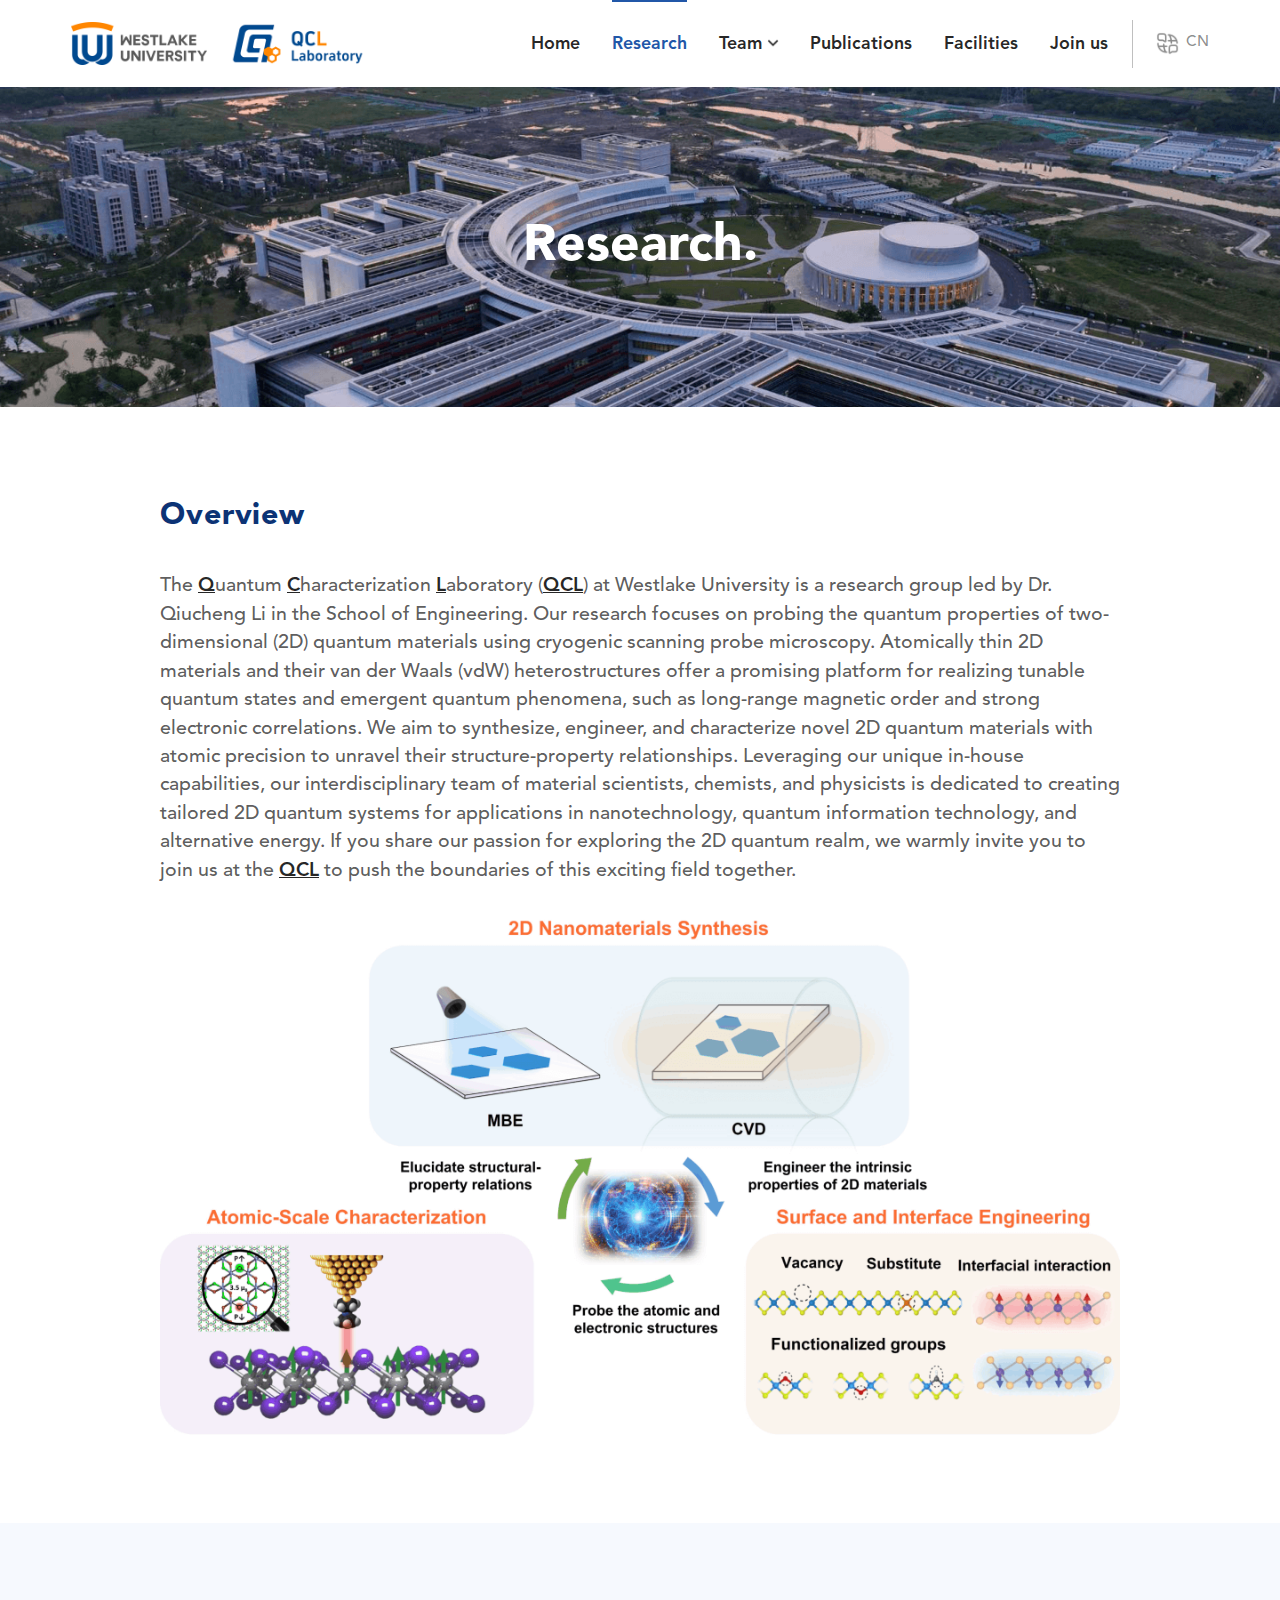
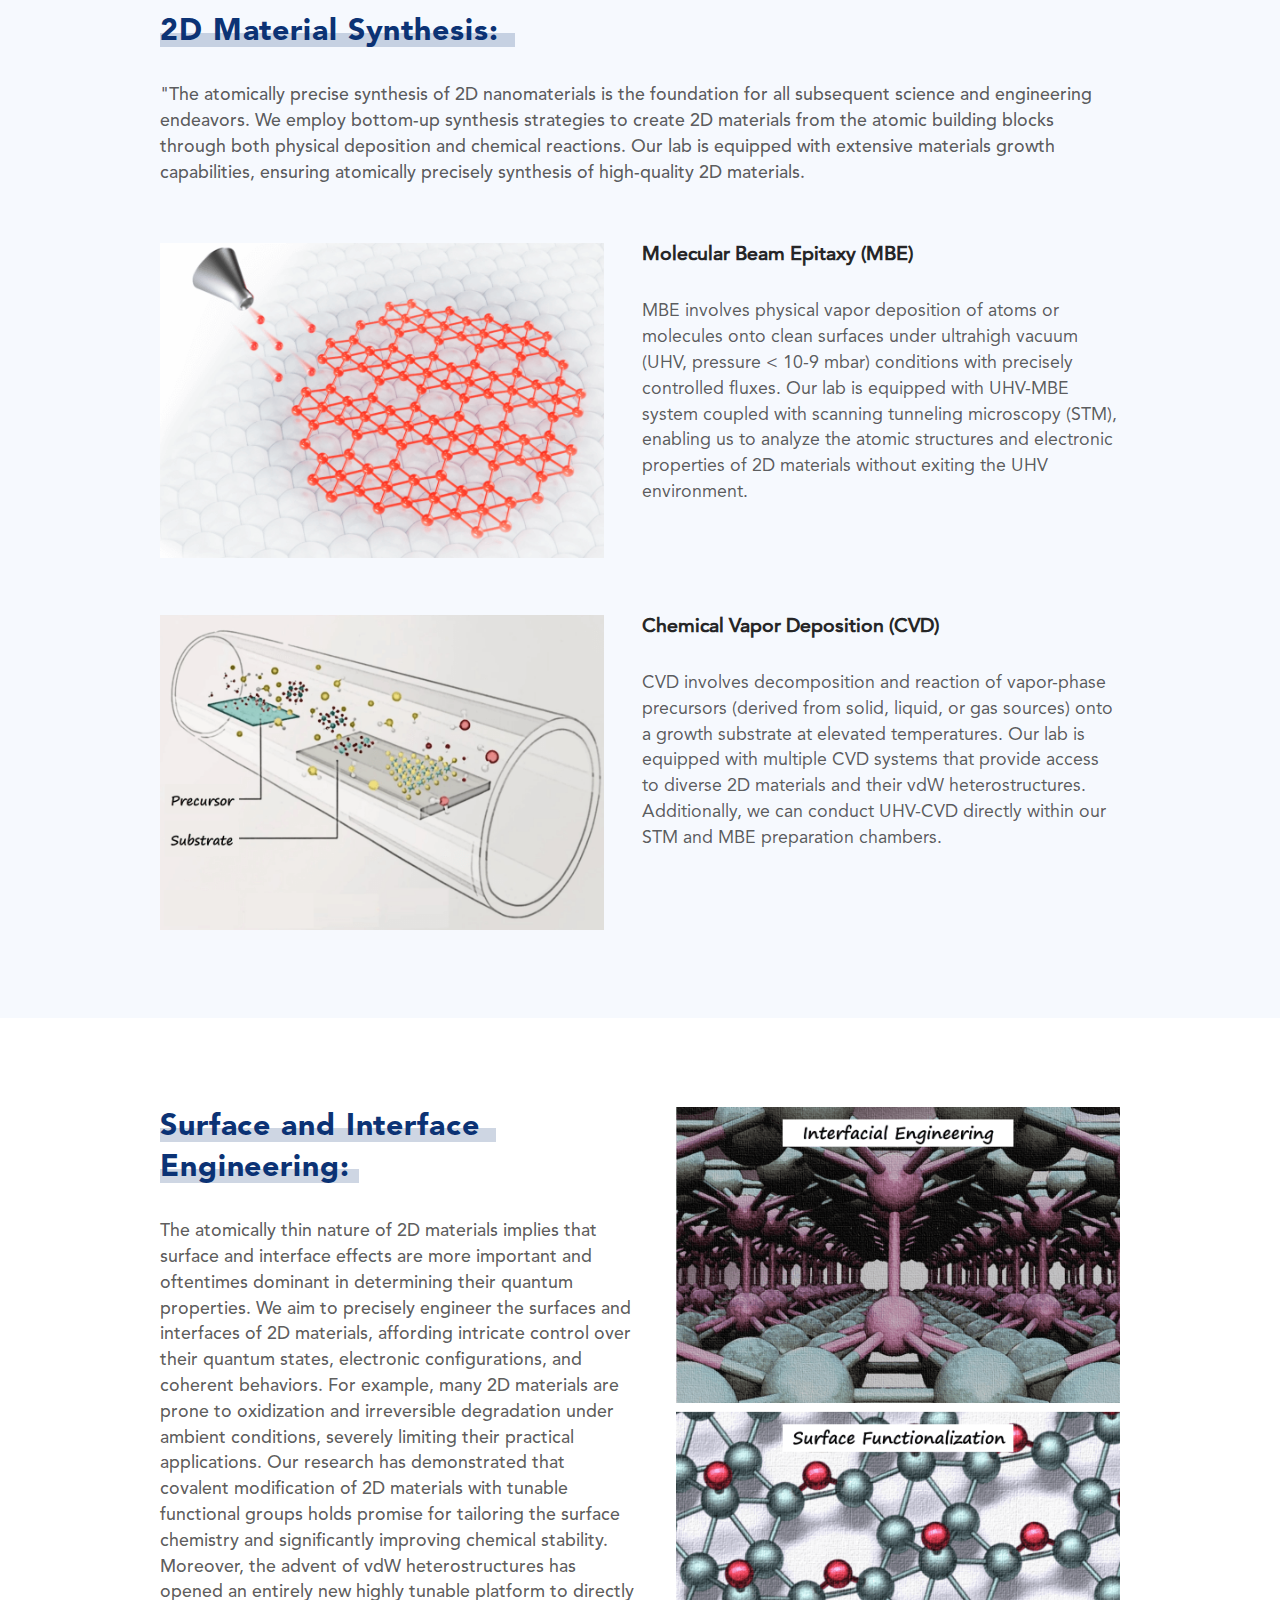
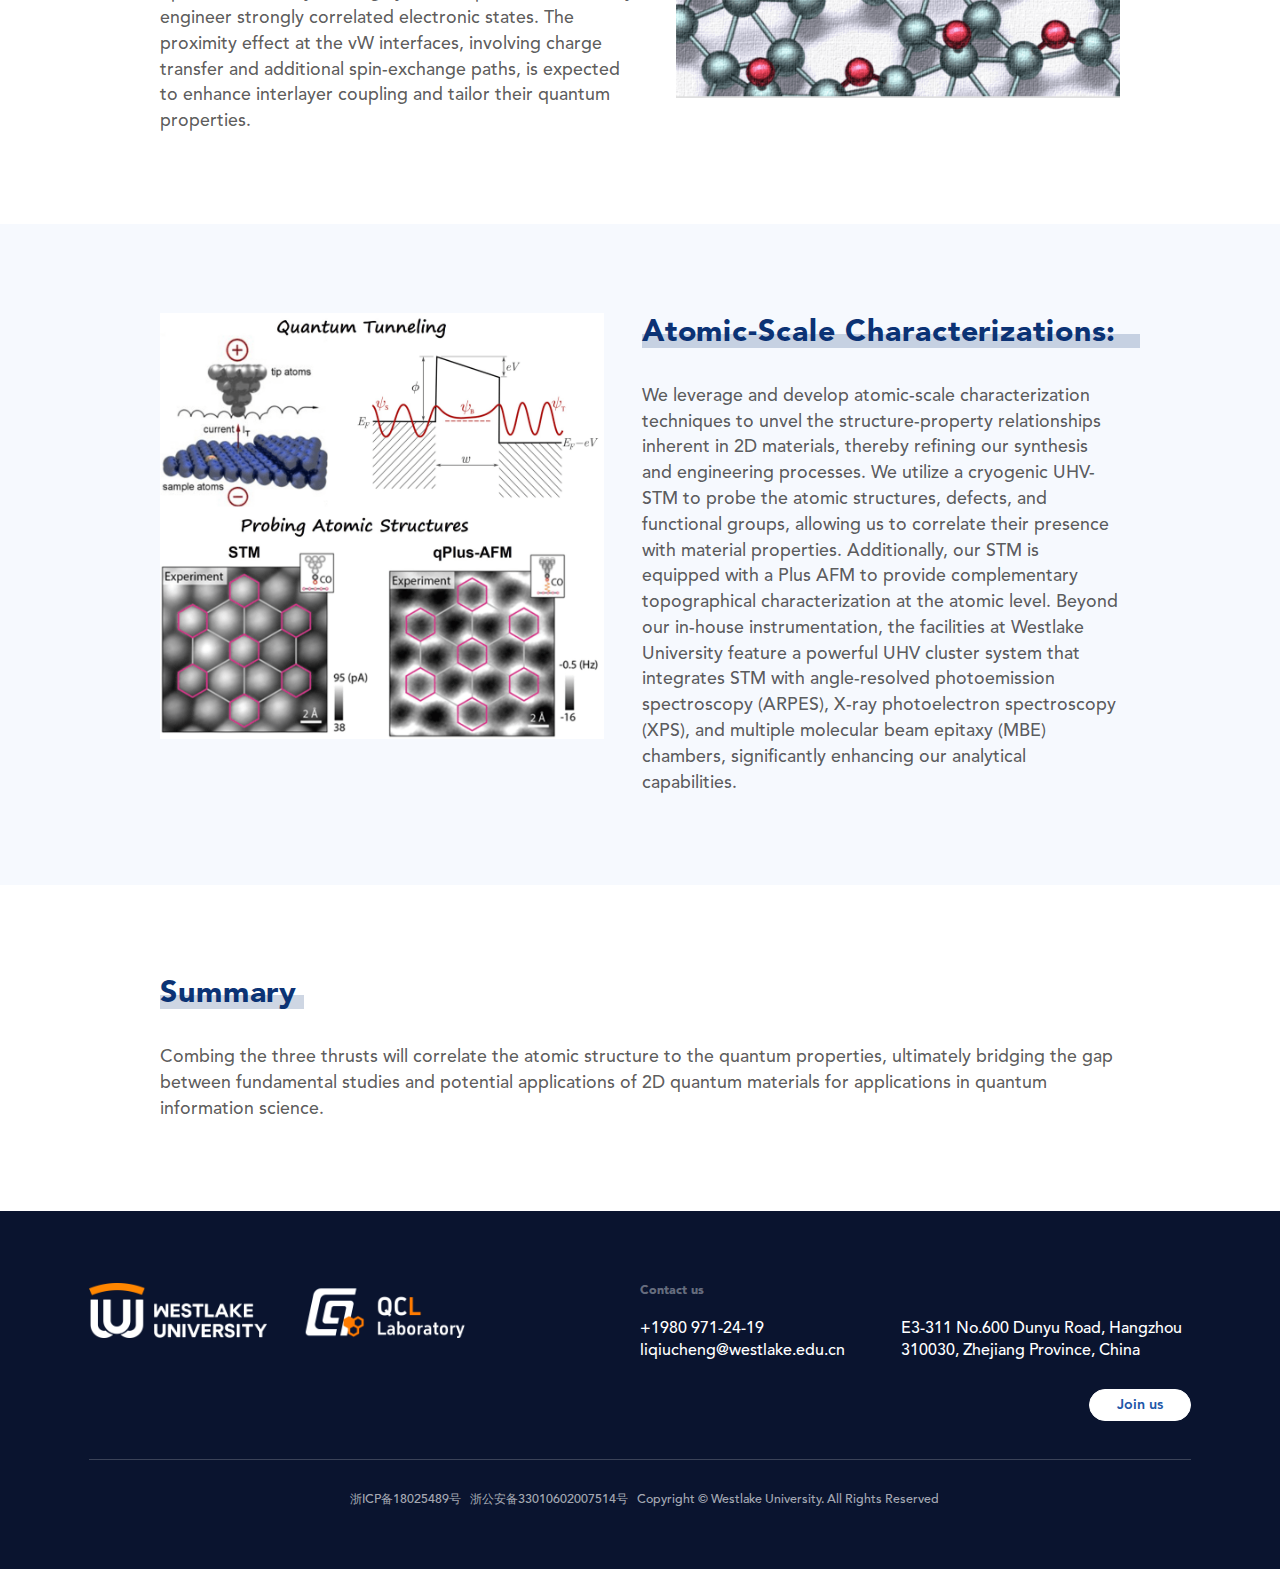
<file: research.html>
<!DOCTYPE html>
<html>
	<head>
		<meta charset="utf-8">
		<meta name="viewport" content="width=device-width, initial-scale=1" id="wixDesktopViewport" />
		<title>Research</title>
		<link rel="shortcut icon" href="./favicon.ico">
        <link rel="stylesheet" type="text/css" href="./css/common.css" />
		<link rel="stylesheet" type="text/css" href="./css/research.css" />
		<script src="./js/jquery-2.1.4.min.js"></script>
	</head>
	<body>
		<header class="header-box flex">
			<div class="logo-box">
                <a href="https://www.westlake.edu.cn/">
                    <img src="./img/icon_headerLogo_l.png" title="西湖大学" />
                </a>
				<a href="https://www.westlake.edu.cn/">
                    <img class="logo" src="./img/icon_headerLogo_r.png" title="西湖大学" />
                </a>
            </div>
			<div class="r-box">
				<nav class="menu-box">
					<ul>
						<li><a href="index.html">Home</a></li>
						<li class="active"><a href="research.html">Research</a></li>
						<li class="team"><a href="javascript:;">Team <img src="./img/icon_arrowDown.png" alt=""></a>
							<ul class="teamList">
								<li><a href="people.html">People</a></li>
								<li><a href="gallery.html">Gallery</a></li>
							</ul>
						</li>
						<li><a href="publications.html">Publications</a></li>
						<li><a href="facilities.html">Facilities</a></li>
						<li><a href="joinus.html">Join us</a></li>
					</ul>
				</nav>
				<div class="icon-menu-box" onclick="handleMenuClick()">
					<img src="./img/icon_menu.png" alt="">
				</div>
				<div class="language-box">
					<img src="./img/icon_language.png" alt="">
					<span>CN</span>
				</div>
			</div>
		</header>
		<nav id="mobile-menu-box" class="menu-hidden">
			<ul>
				<li><a href="index.html">Home</a></li>
				<li class="active"><a href="research.html">Research</a></li>
				<li class="team"><a href="javascript:;" onclick="handleChildMenuClick()">Team <img src="./img/icon_arrowDown.png" alt=""></a>
					<ul id="childMenu" class="menu-hidden">
						<li><a href="people.html">People</a></li>
						<li><a href="gallery.html">Gallery</a></li>
					</ul>
				</li>
				<li><a href="publications.html">Publications</a></li>
				<li><a href="facilities.html">Facilities</a></li>
				<li><a href="joinus.html">Join us</a></li>
			</ul>
		</nav>
		<section class="banner-box">
			<img src="./images/research/banner.png" alt="">
			<div class="content">
				<p>Research.</p>
			</div>
		</section>
		<main class="main-box">
			<div class="item-box">
				<h5>Overview</h5>
				<p>The <span>Q</span>uantum <span>C</span>haracterization <span>L</span>aboratory (<span>QCL</span>) at Westlake University is a research group led by Dr.
					Qiucheng Li in the School of Engineering. Our research focuses on probing the quantum properties of two-dimensional (2D) quantum materials using cryogenic scanning probe microscopy. Atomically thin 2D materials and their van der Waals (vdW) heterostructures offer a promising platform for realizing tunable quantum states and emergent quantum phenomena, such as long-range magnetic order and strong electronic correlations. We aim to synthesize, engineer, and characterize novel 2D quantum materials with atomic precision to unravel their structure-property relationships. Leveraging our unique in-house capabilities, our interdisciplinary team of material scientists, chemists, and physicists is dedicated to creating tailored 2D quantum systems for applications in nanotechnology, quantum information technology, and alternative energy. If you share our passion for exploring the 2D quantum realm, we warmly invite you to join us at the <span>QCL</span> to push the boundaries of this exciting field together.</p>
				<img src="./images/research/img_img1.png" alt="">
				<div class="clean"></div>
			</div>
			<div class="item-box bgColor-F6F9FE">
				<h5><span>2D Material Synthesis:</span></h5>
				<p>"The atomically precise synthesis of 2D nanomaterials is the foundation for all subsequent science and engineering endeavors. We employ bottom-up synthesis strategies to create 2D materials from the atomic building blocks through both physical deposition and chemical reactions. Our lab is equipped with extensive materials growth capabilities, ensuring atomically precisely synthesis of high-quality 2D materials.</p>
				<div>
					<img src="./images/research/img_img2.png" alt="">
					<h6>Molecular Beam Epitaxy (MBE)</h6>
					<p>MBE involves physical vapor deposition of atoms or molecules onto clean surfaces under ultrahigh vacuum (UHV, pressure < 10-9 mbar) conditions with precisely controlled fluxes. Our lab is equipped with UHV-MBE system coupled with scanning tunneling microscopy (STM), enabling us to analyze the atomic structures and electronic properties of 2D materials without exiting the UHV environment.</p>
					<div class="clean"></div>
				</div>
				<div>
					<img src="./images/research/img_img3.png" alt="">
					<h6>Chemical Vapor Deposition (CVD)</h6>
					<p>CVD involves decomposition and reaction of vapor-phase precursors (derived from solid, liquid, or gas sources) onto a growth substrate at elevated temperatures. Our lab is equipped with multiple CVD systems that provide access to diverse 2D materials and their vdW heterostructures. Additionally, we can conduct UHV-CVD directly within our STM and MBE preparation chambers.</p>
					<div class="clean"></div>
				</div>
			</div>
			<div class="item-box engineering-box">
				<h5><span>Surface and Interface</span></h5>
				<h5><span>Engineering:</span></h5>
				<img src="./images/research/img_img4.png" alt="">
				<p>The atomically thin nature of 2D materials implies that surface and interface effects are more important and oftentimes dominant in determining their quantum properties. We aim to precisely engineer the surfaces and interfaces of 2D materials, affording intricate control over their quantum states, electronic configurations, and coherent behaviors. For example, many 2D materials are prone to oxidization and irreversible degradation under ambient conditions, severely limiting their practical applications. Our research has demonstrated that covalent modification of 2D materials with tunable functional groups holds promise for tailoring the surface chemistry and significantly improving chemical stability. Moreover, the advent of vdW heterostructures has opened an entirely new highly tunable platform to directly engineer strongly correlated electronic states. The proximity effect at the vW interfaces, involving charge transfer and additional spin-exchange paths, is expected to enhance interlayer coupling and tailor their quantum properties.</p>
				<div class="clean"></div>
			</div>
			<div class="item-box characterizations-box bgColor-F6F9FE">
				<h5><span>Atomic-Scale Characterizations:</span></h5>
				<img src="./images/research/img_img5.png" alt="">
				<p>We leverage and develop atomic-scale characterization techniques to unvel the structure-property relationships inherent in 2D materials, thereby refining our synthesis and engineering processes. We utilize a cryogenic UHV-STM to probe the atomic structures, defects, and functional groups, allowing us to correlate their presence with material properties. Additionally, our STM is equipped with a Plus AFM to provide complementary topographical characterization at the atomic level. Beyond our in-house instrumentation, the facilities at Westlake University feature a powerful UHV cluster system that integrates STM with angle-resolved photoemission spectroscopy (ARPES), X-ray photoelectron spectroscopy (XPS), and multiple molecular beam epitaxy (MBE) chambers, significantly enhancing our analytical capabilities.</p>
				<div class="clean"></div>
			</div>
			<div class="item-box">
				<h5><span>Summary</span></h5>
				<p>Combing the three thrusts will correlate the atomic structure to the quantum properties, ultimately bridging the gap between fundamental studies and potential applications of 2D quantum materials for applications in quantum information science.</p>
			</div>
		</main>
		<footer class="footer-box">
			<div class="logo-box">
				<img src="./img/icon_footerLogo_l.png" alt="">
				<img src="./img/icon_footerLogo_r.png" alt="">
			</div>
			<div class="contactus-box">
				<h6>Contact us</h6>
				<p>+1980 971-24-19</p>
				<p>liqiucheng@westlake.edu.cn</p>
				<p>E3-311 No.600 Dunyu Road, Hangzhou 310030, Zhejiang Province, China</p>
				<a href="./joinus.html">Join us</a>
			</div>
			<div class="clean"></div>
			<div class="filings-box">
				<p>浙ICP备18025489号</p>
				<p>浙公安备33010602007514号</p>
				<p>Copyright © Westlake University. All Rights Reserved</p>
				<div class="clean"></div>
			</div>
		</footer>
		<script>
			$(function(){
				const isMobile = /iPhone|iPad|iPod|Android/i.test(navigator.userAgent);
				if (isMobile) {
					console.log('当前在手机端');
					document.body.classList.add('mobile-class');
					setRem(3.75);
				} else {
					console.log('当前在PC端');
					document.body.classList.add('pc-class');
					setRem(14.4);
					window.onresize = function() {
			     		setRem(14.4);
			   		};
				}
				function setRem(designSize) {
					let html = document.documentElement;
					let width = html.clientWidth;
			     	html.style.fontSize = width / designSize + 'px'; // 设计稿宽度为1440px，那么1rem=100px，故除以14.4
				}
			});
			function handleMenuClick() {
				var content = document.getElementById('mobile-menu-box');
				if (content.classList.contains('menu-hidden')) {
					content.classList.remove('menu-hidden');
				} else {
					content.classList.add('menu-hidden');
				}
			}
			function handleChildMenuClick() {
				var content = document.getElementById('childMenu');
				if (content.classList.contains('menu-hidden')) {
					content.classList.remove('menu-hidden');
				} else {
					content.classList.add('menu-hidden');
				}
			}
		</script>
	</body>
</html>
</file>
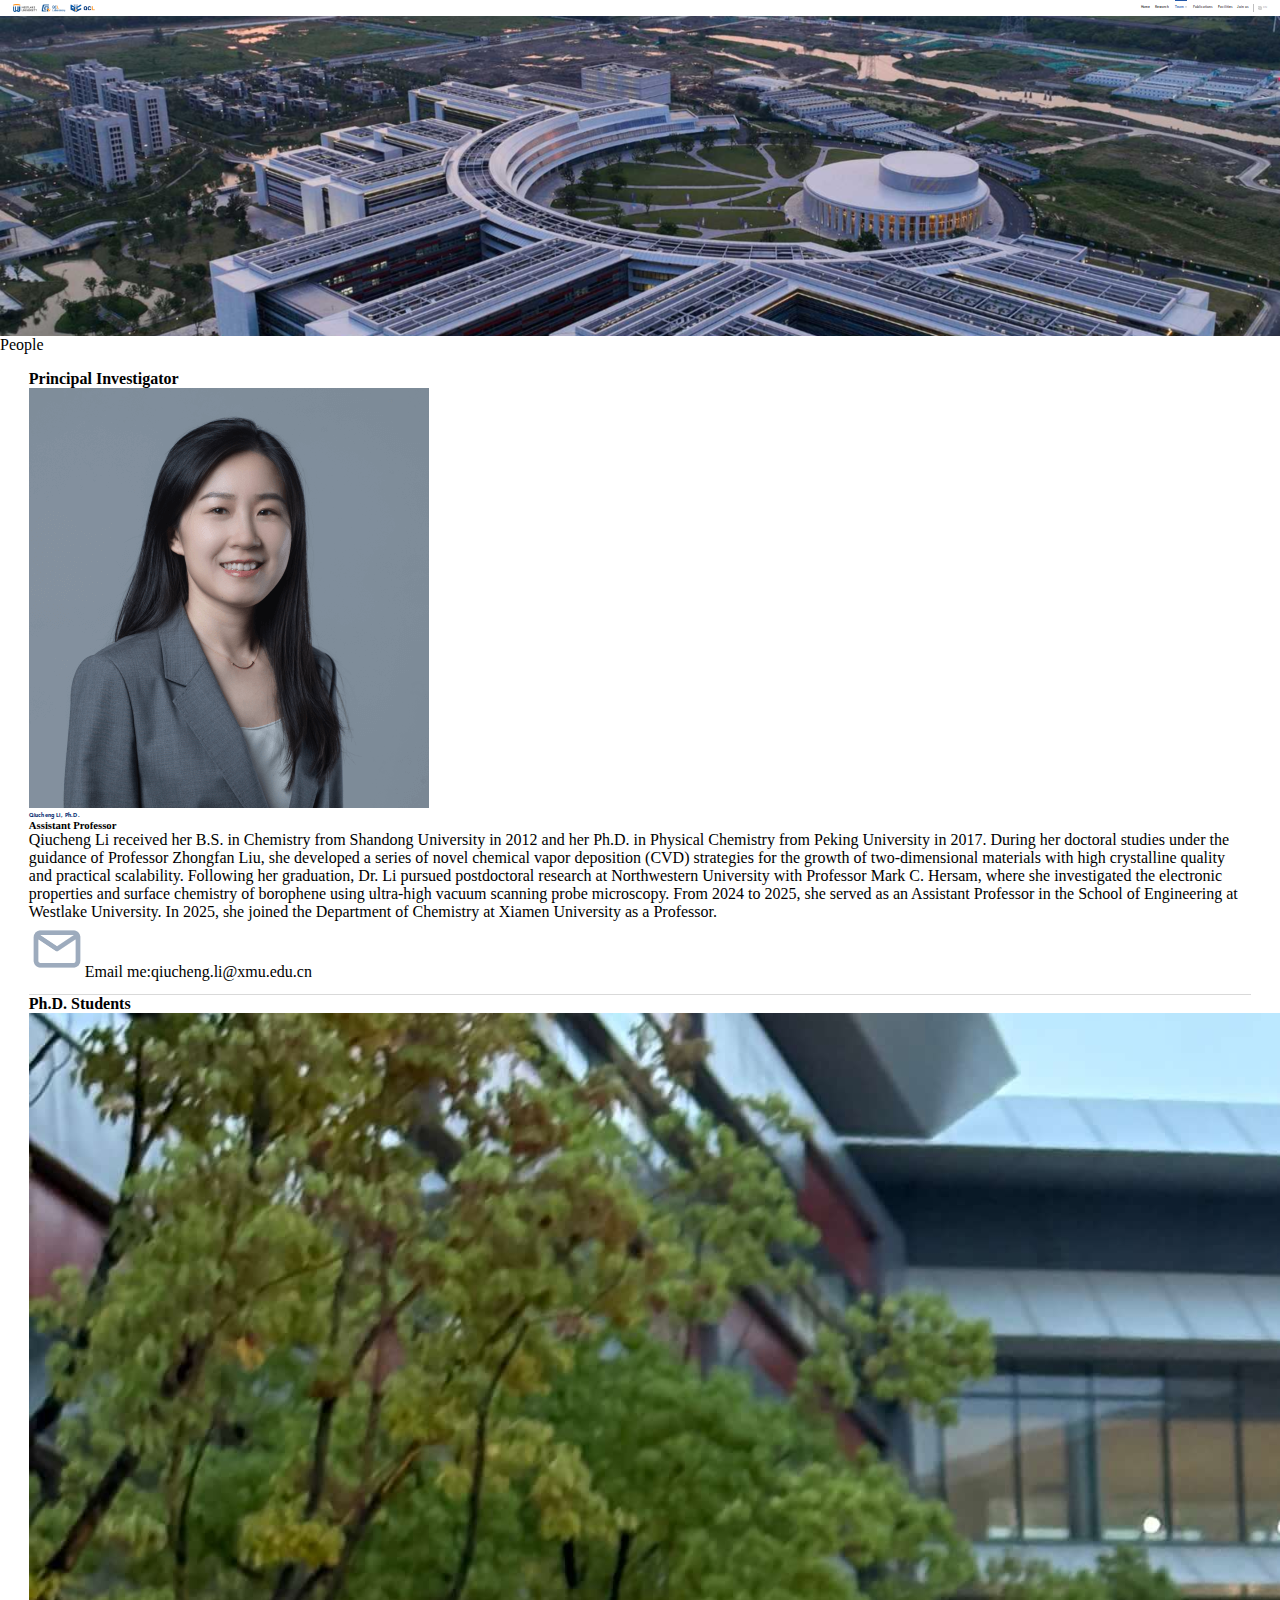
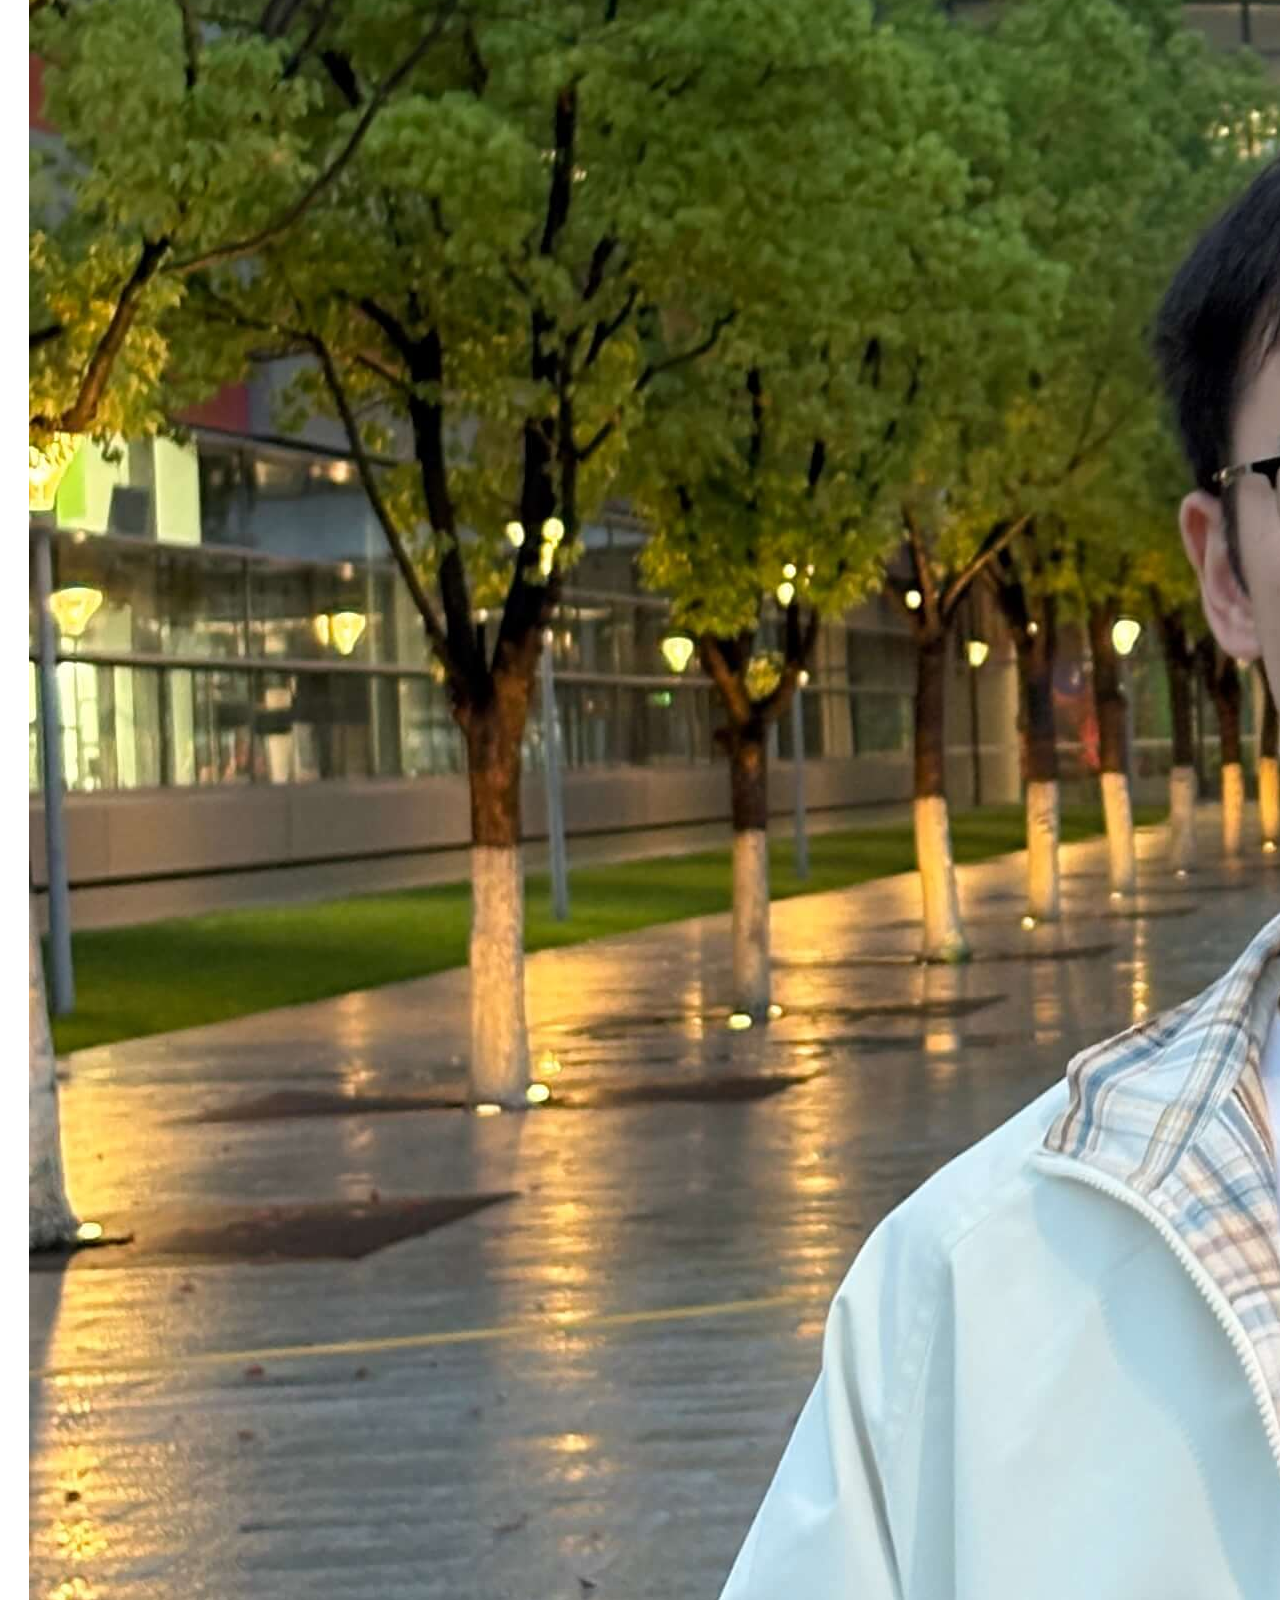
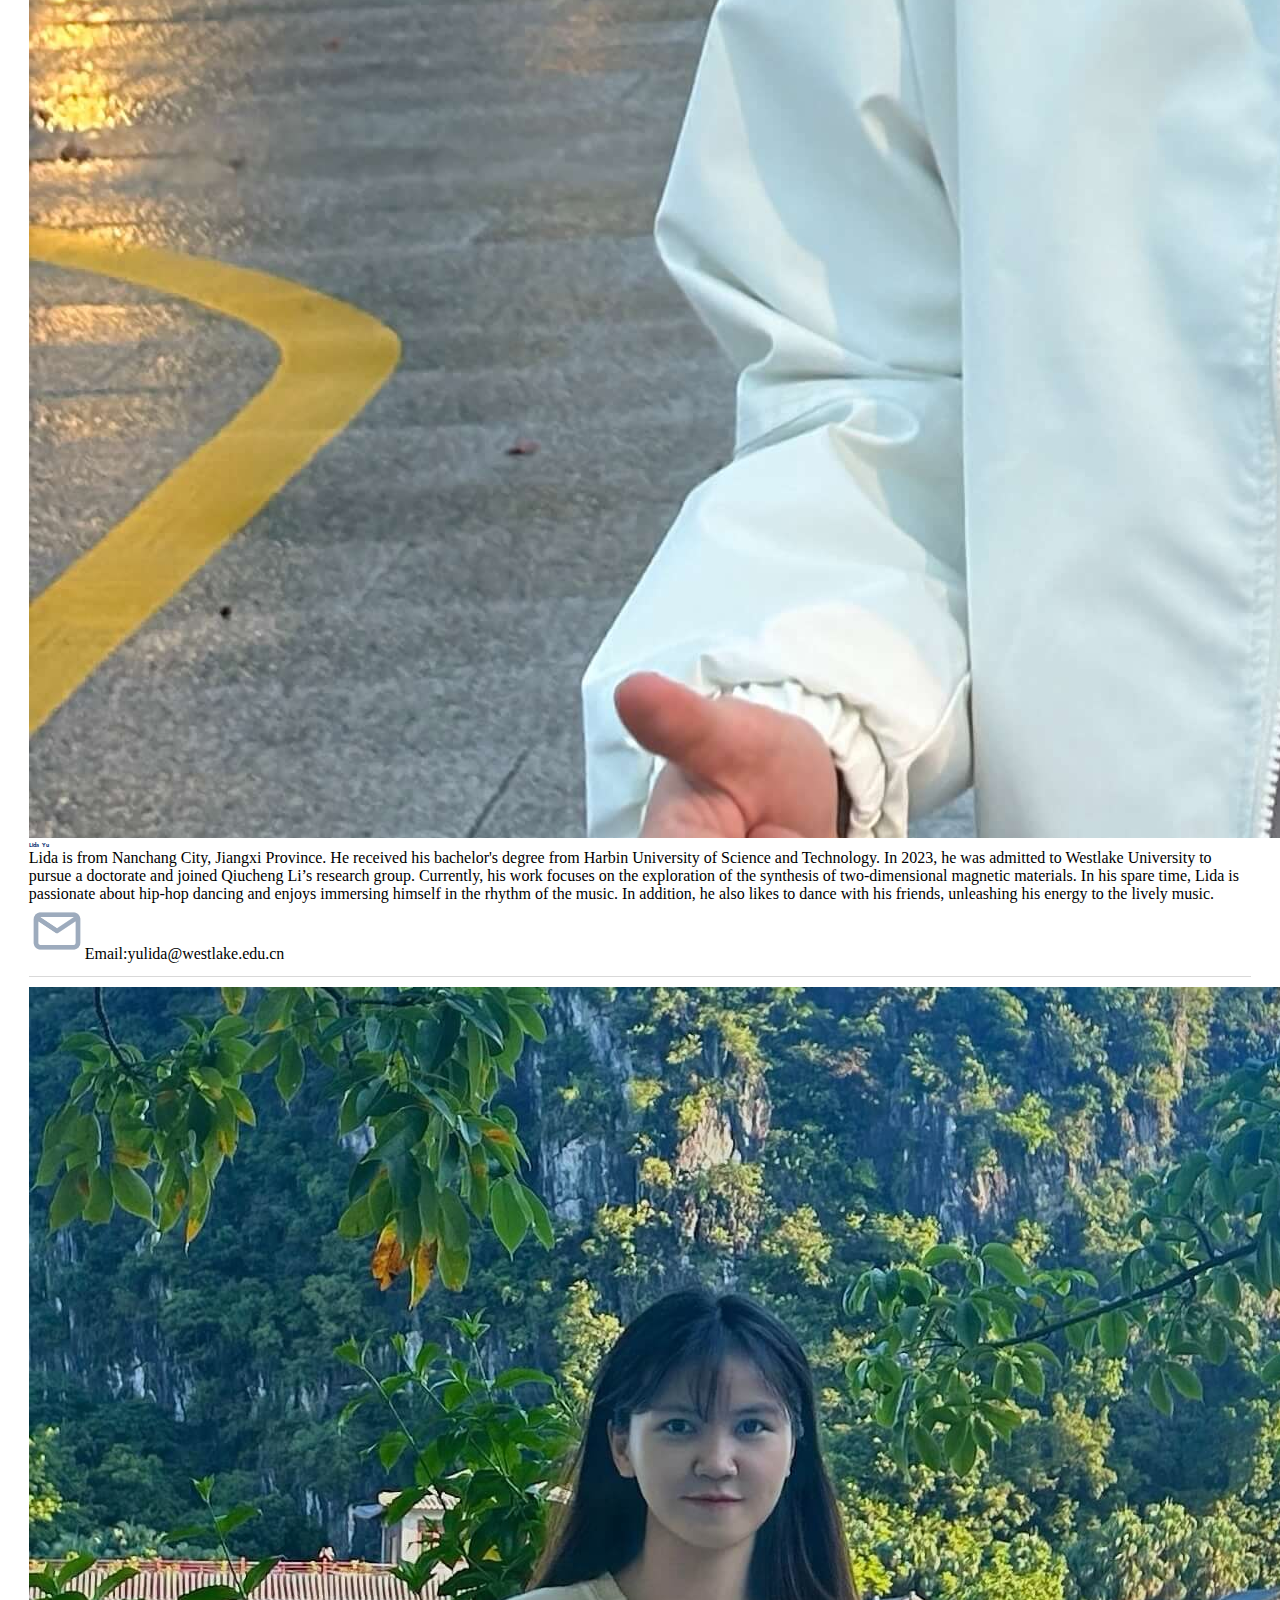
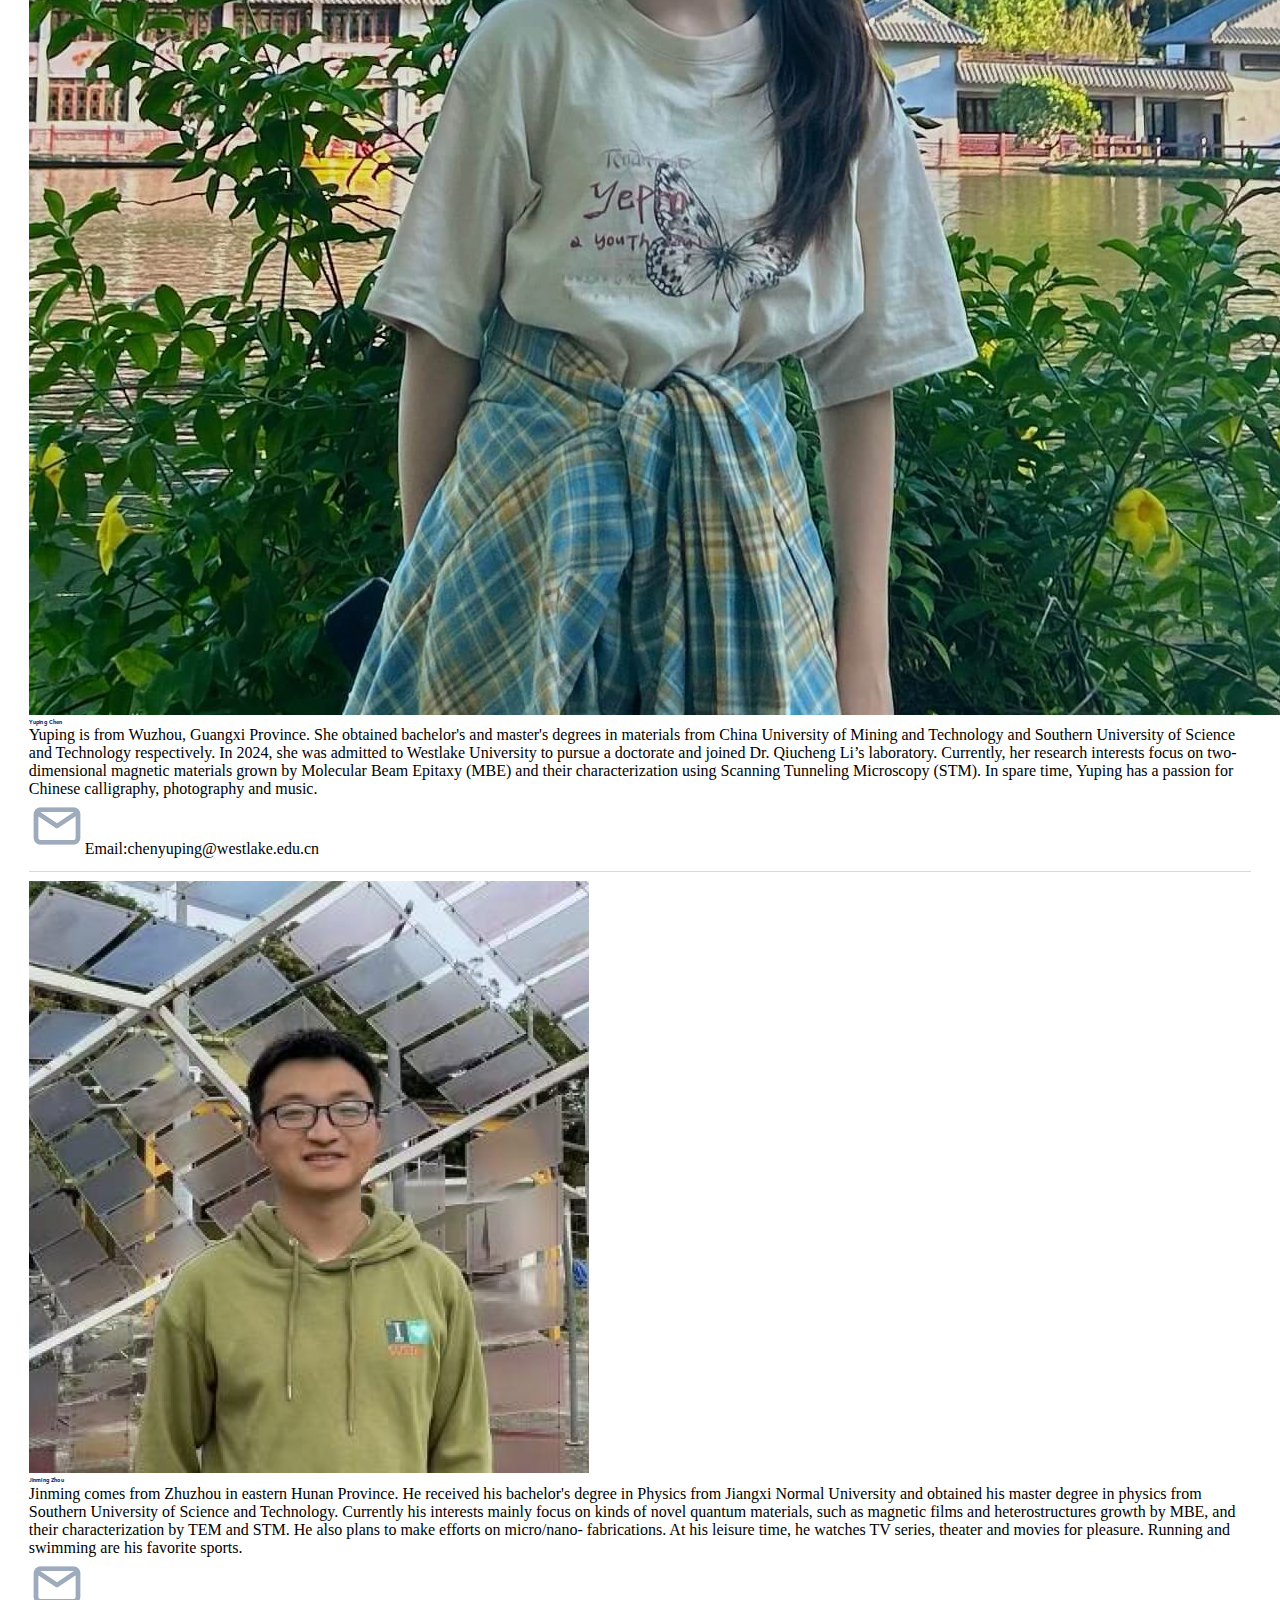
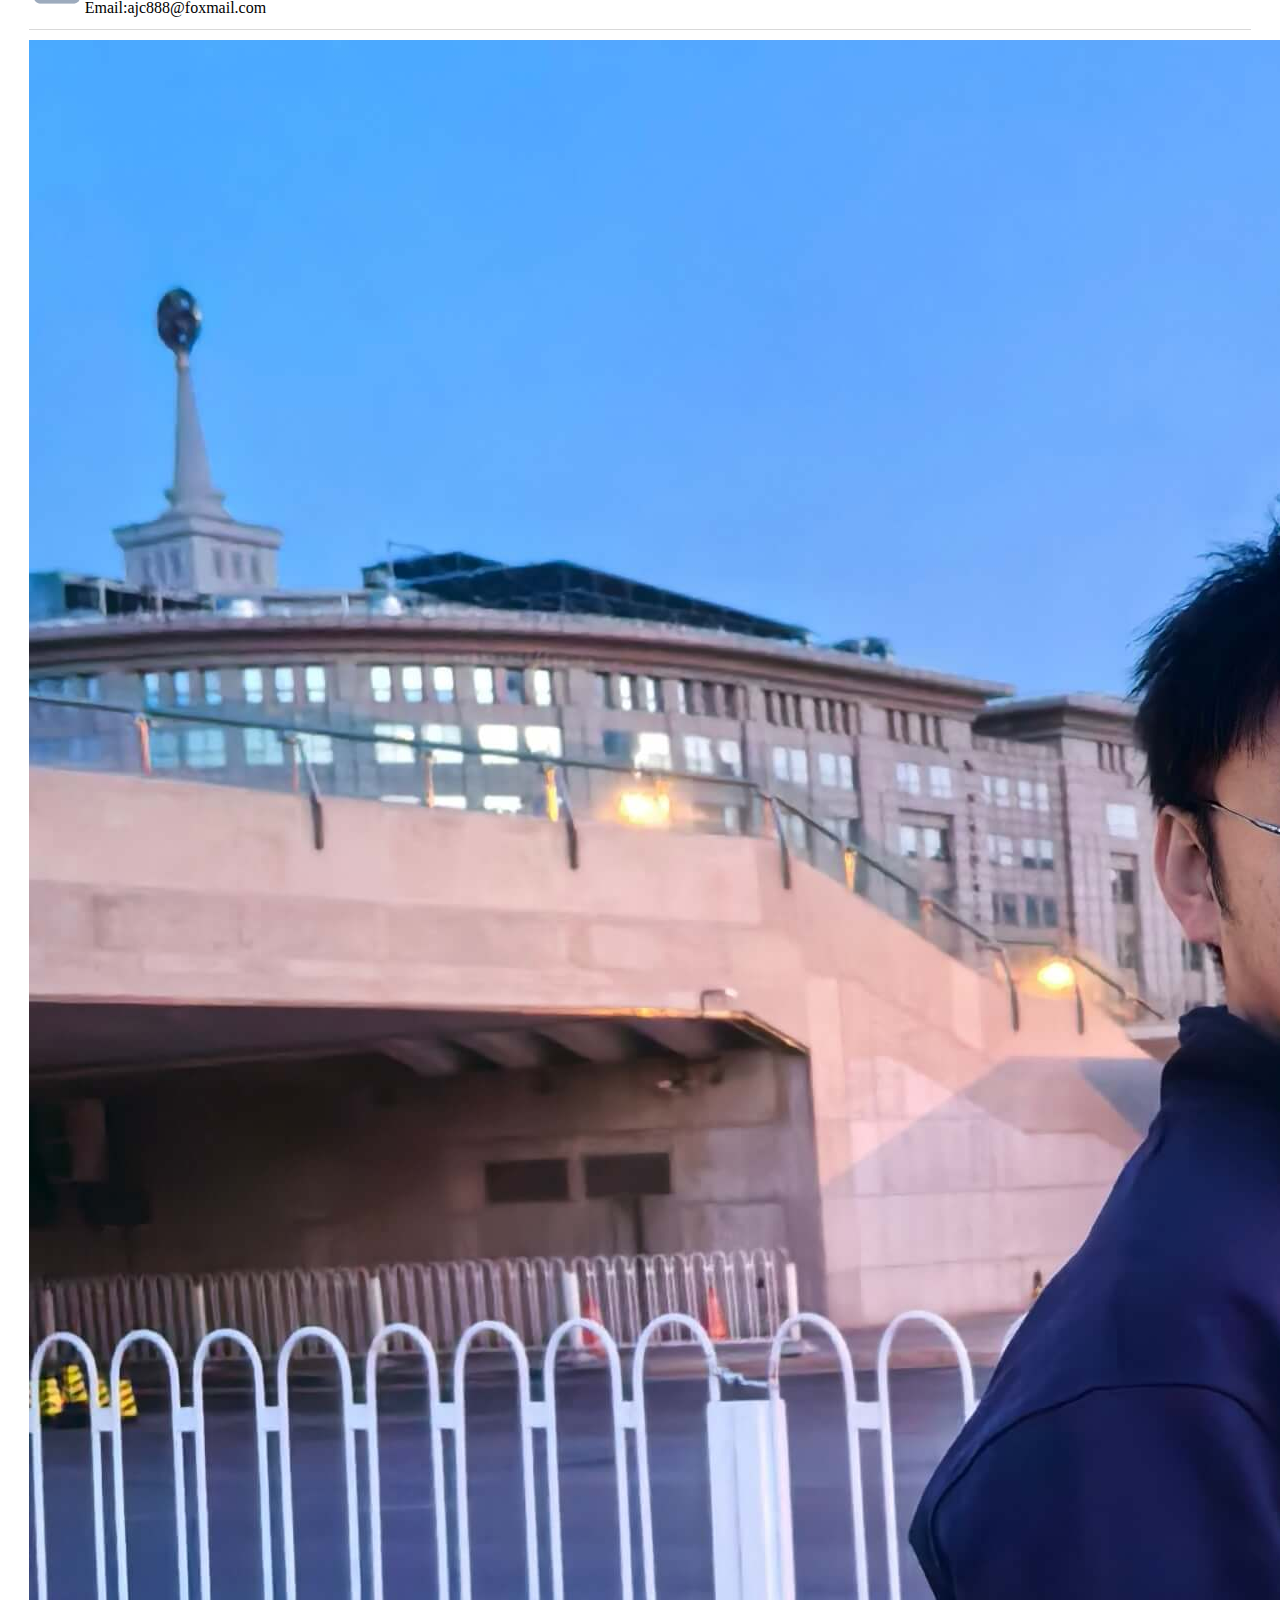
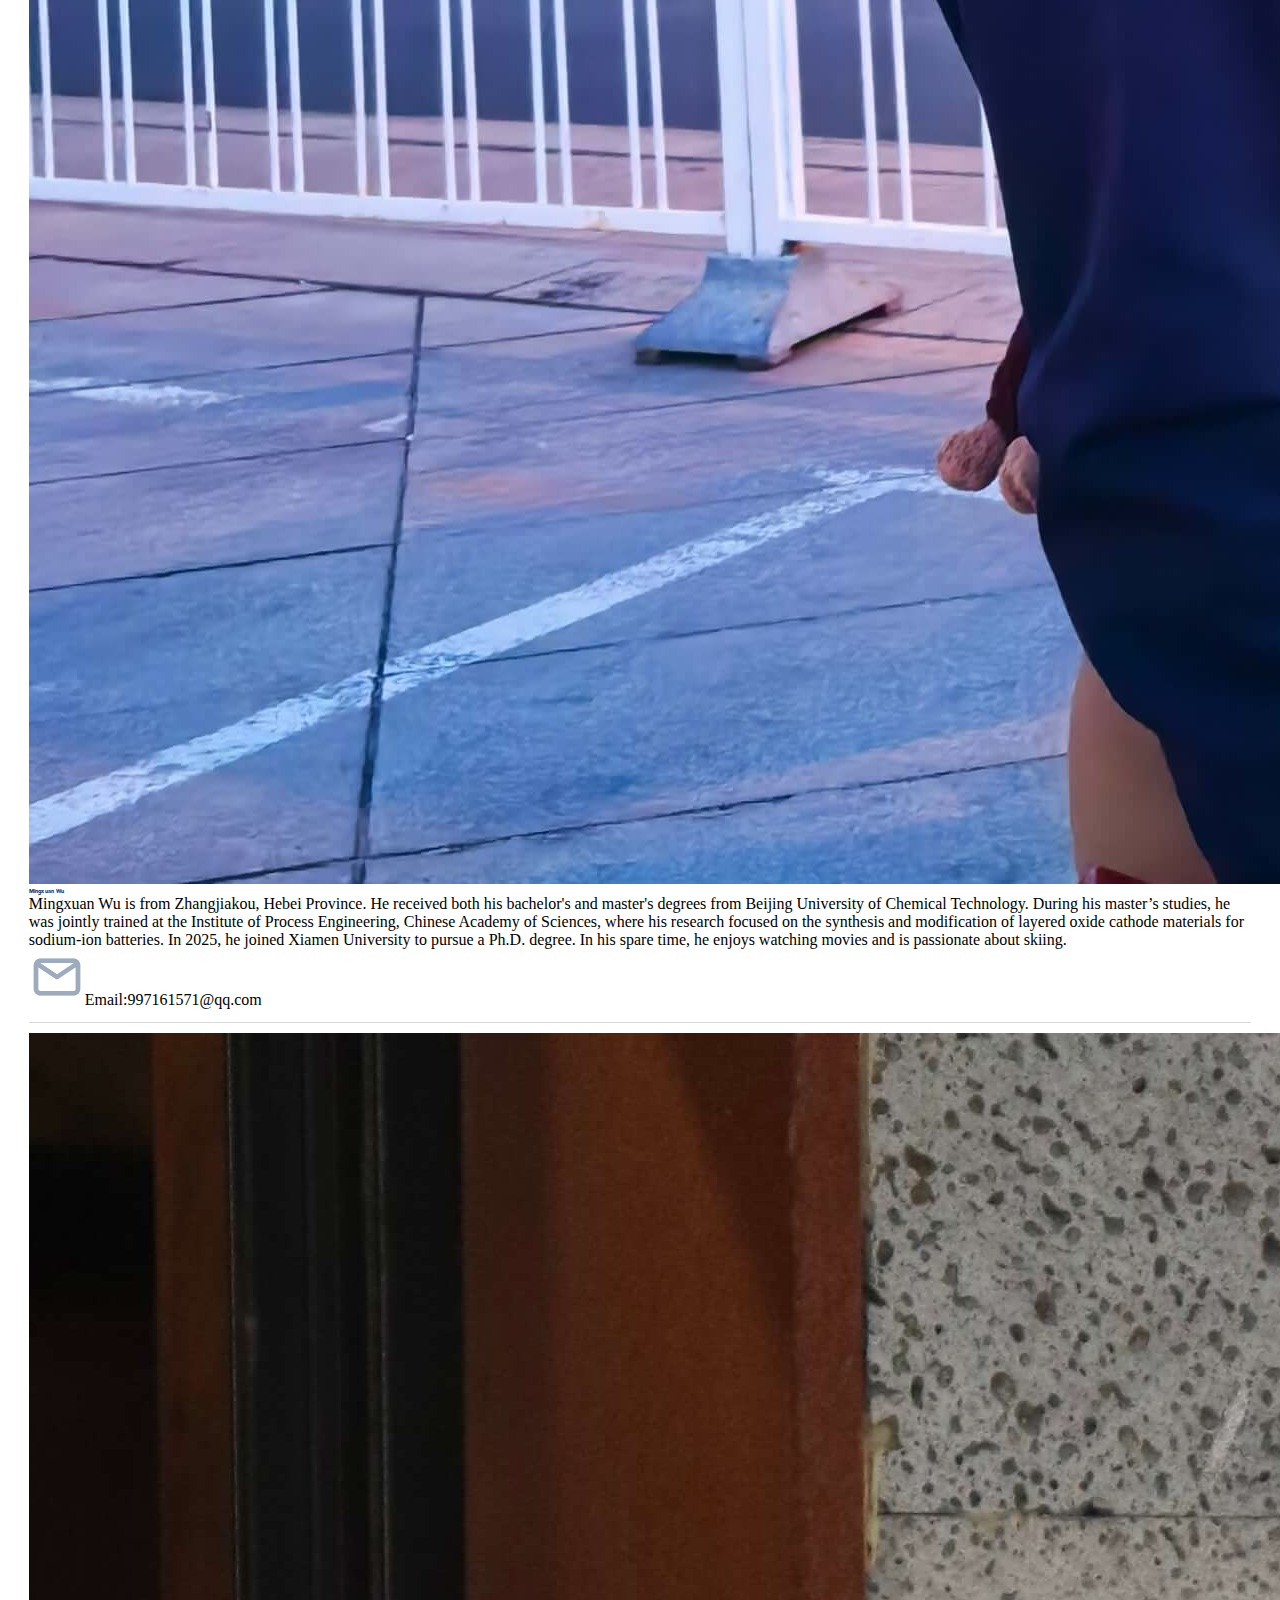
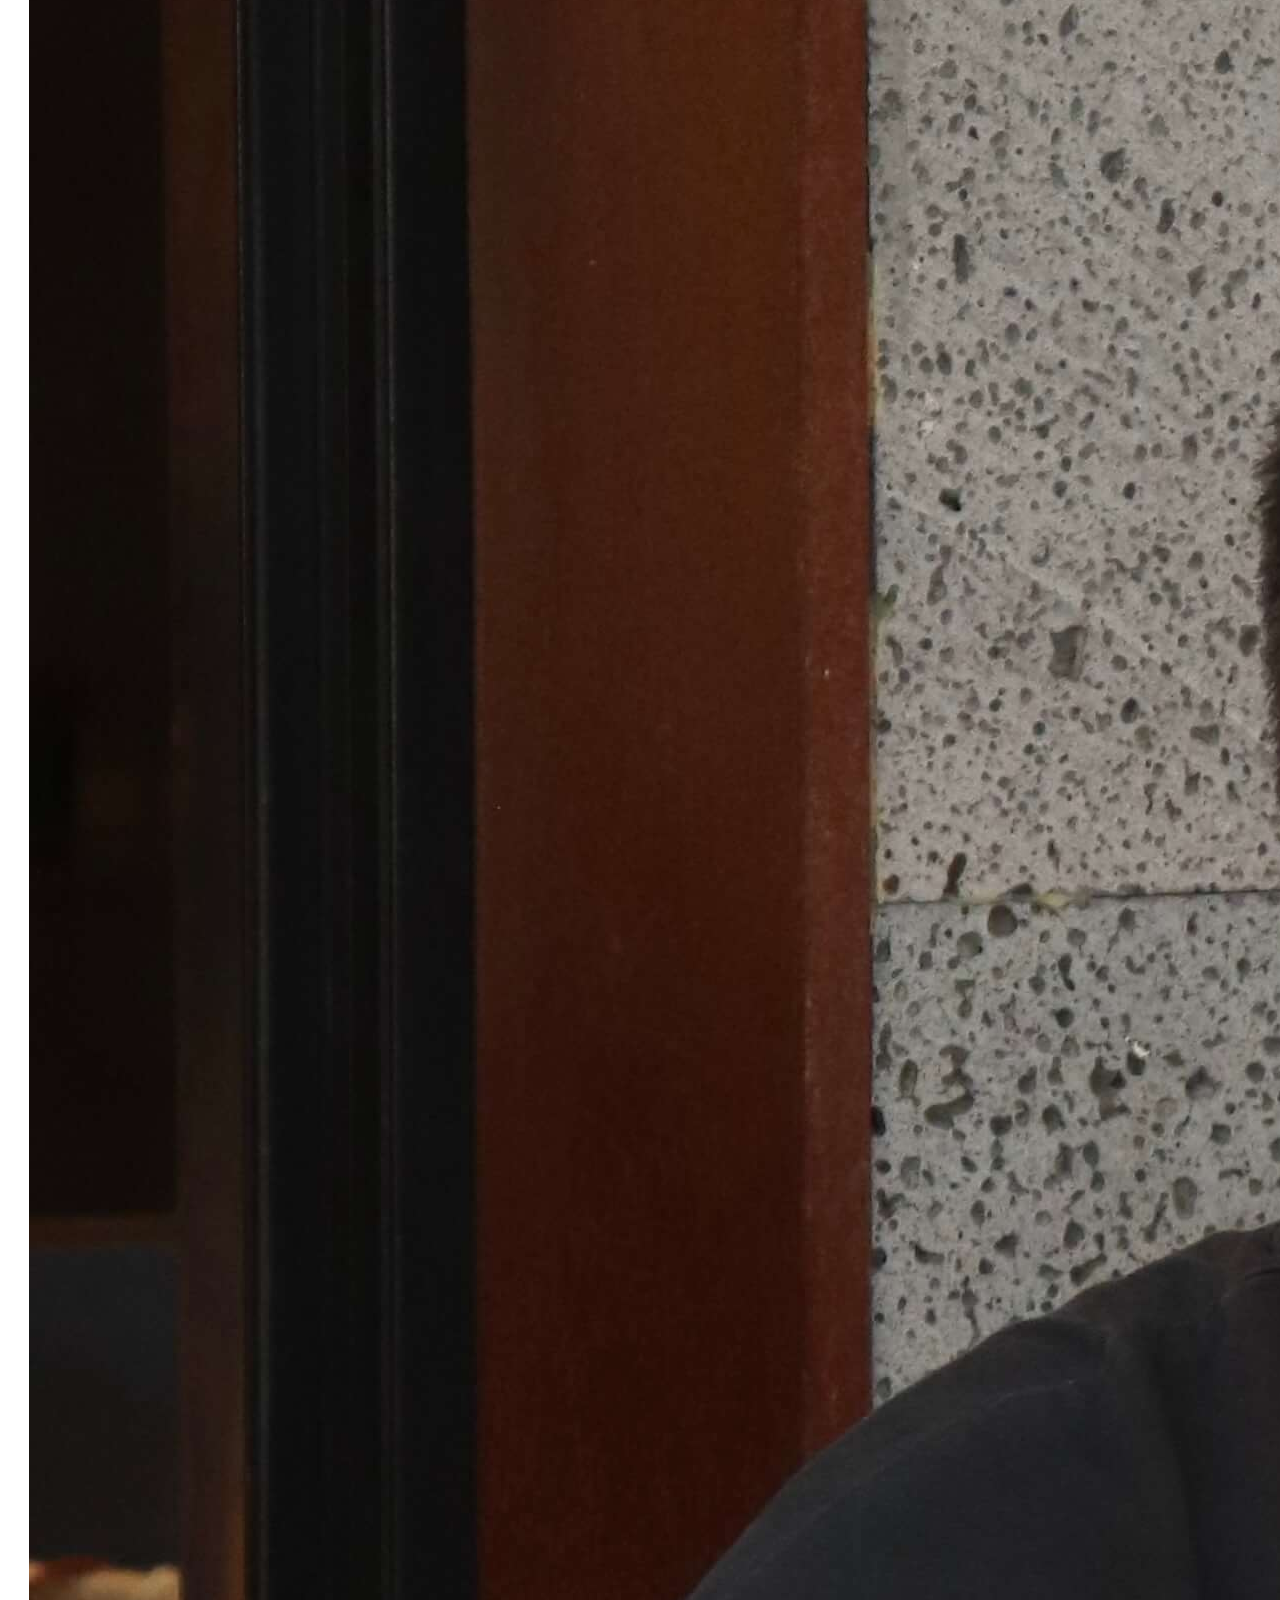
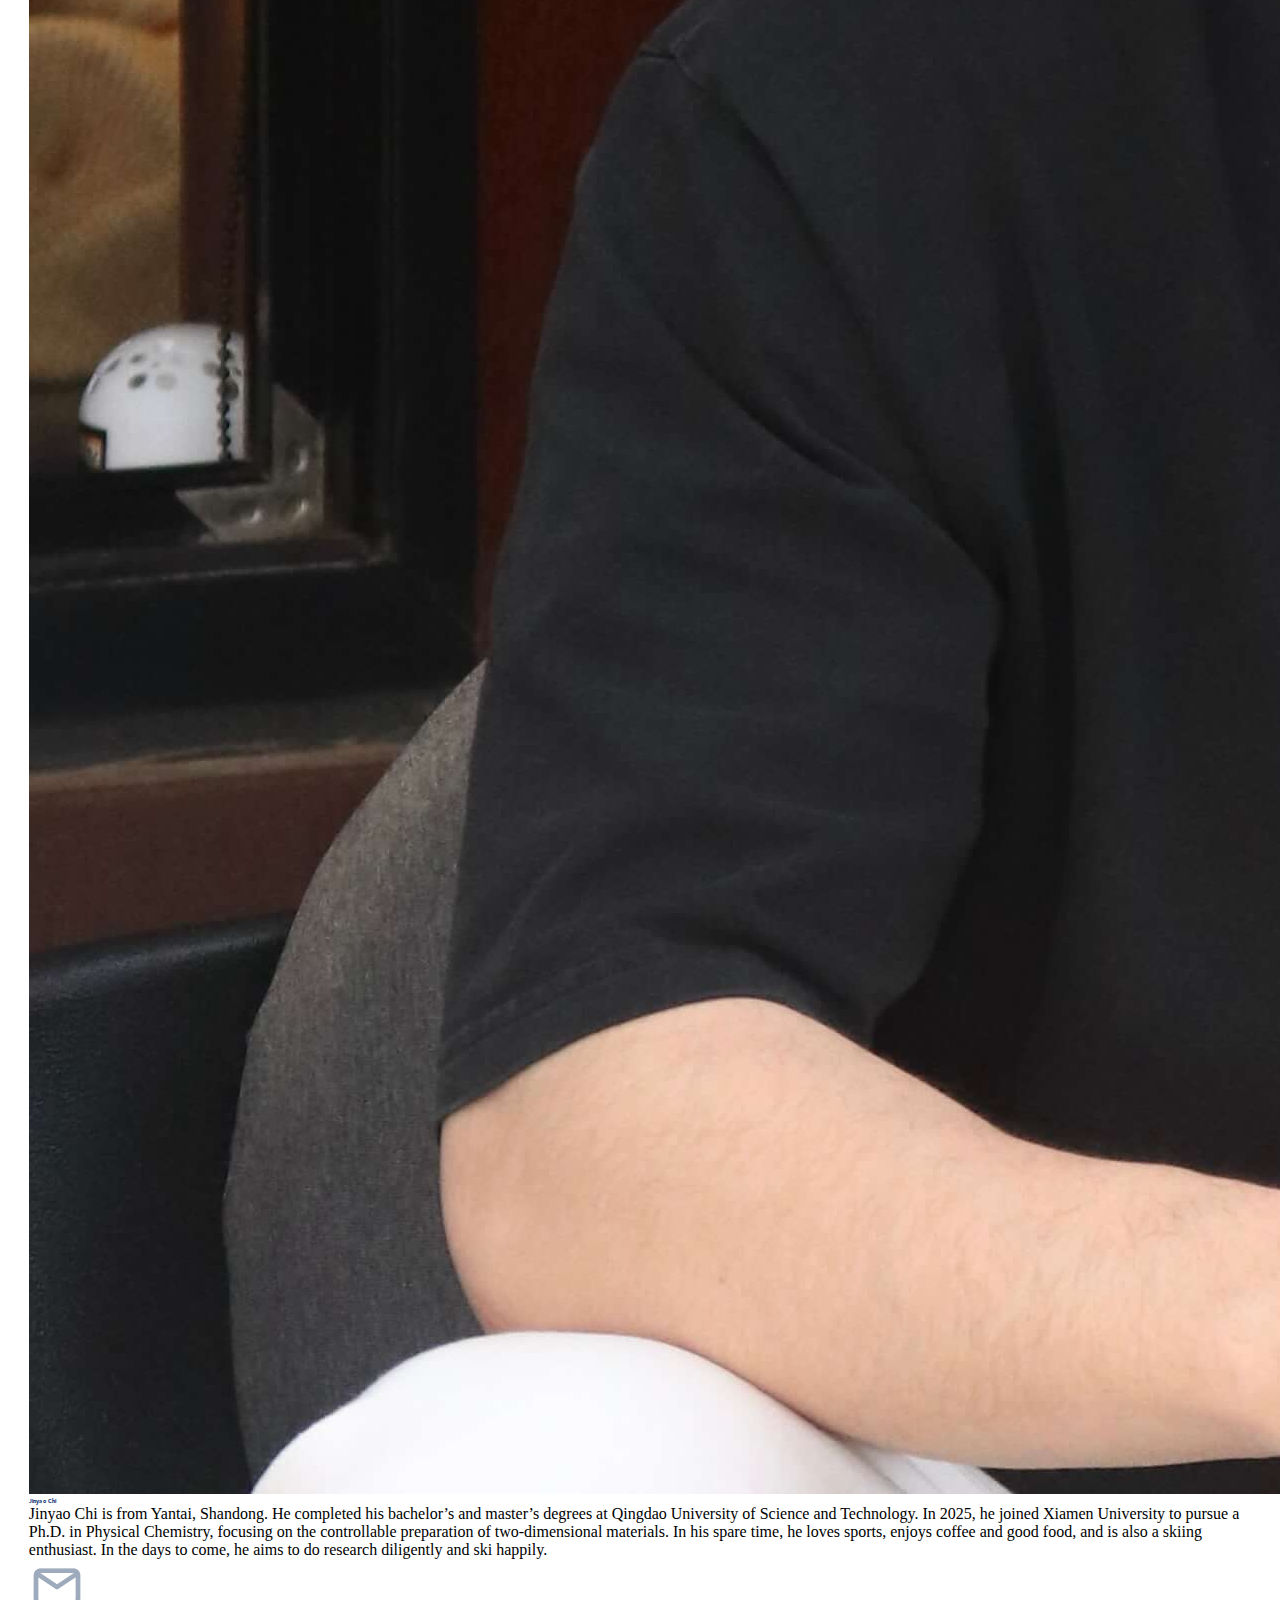
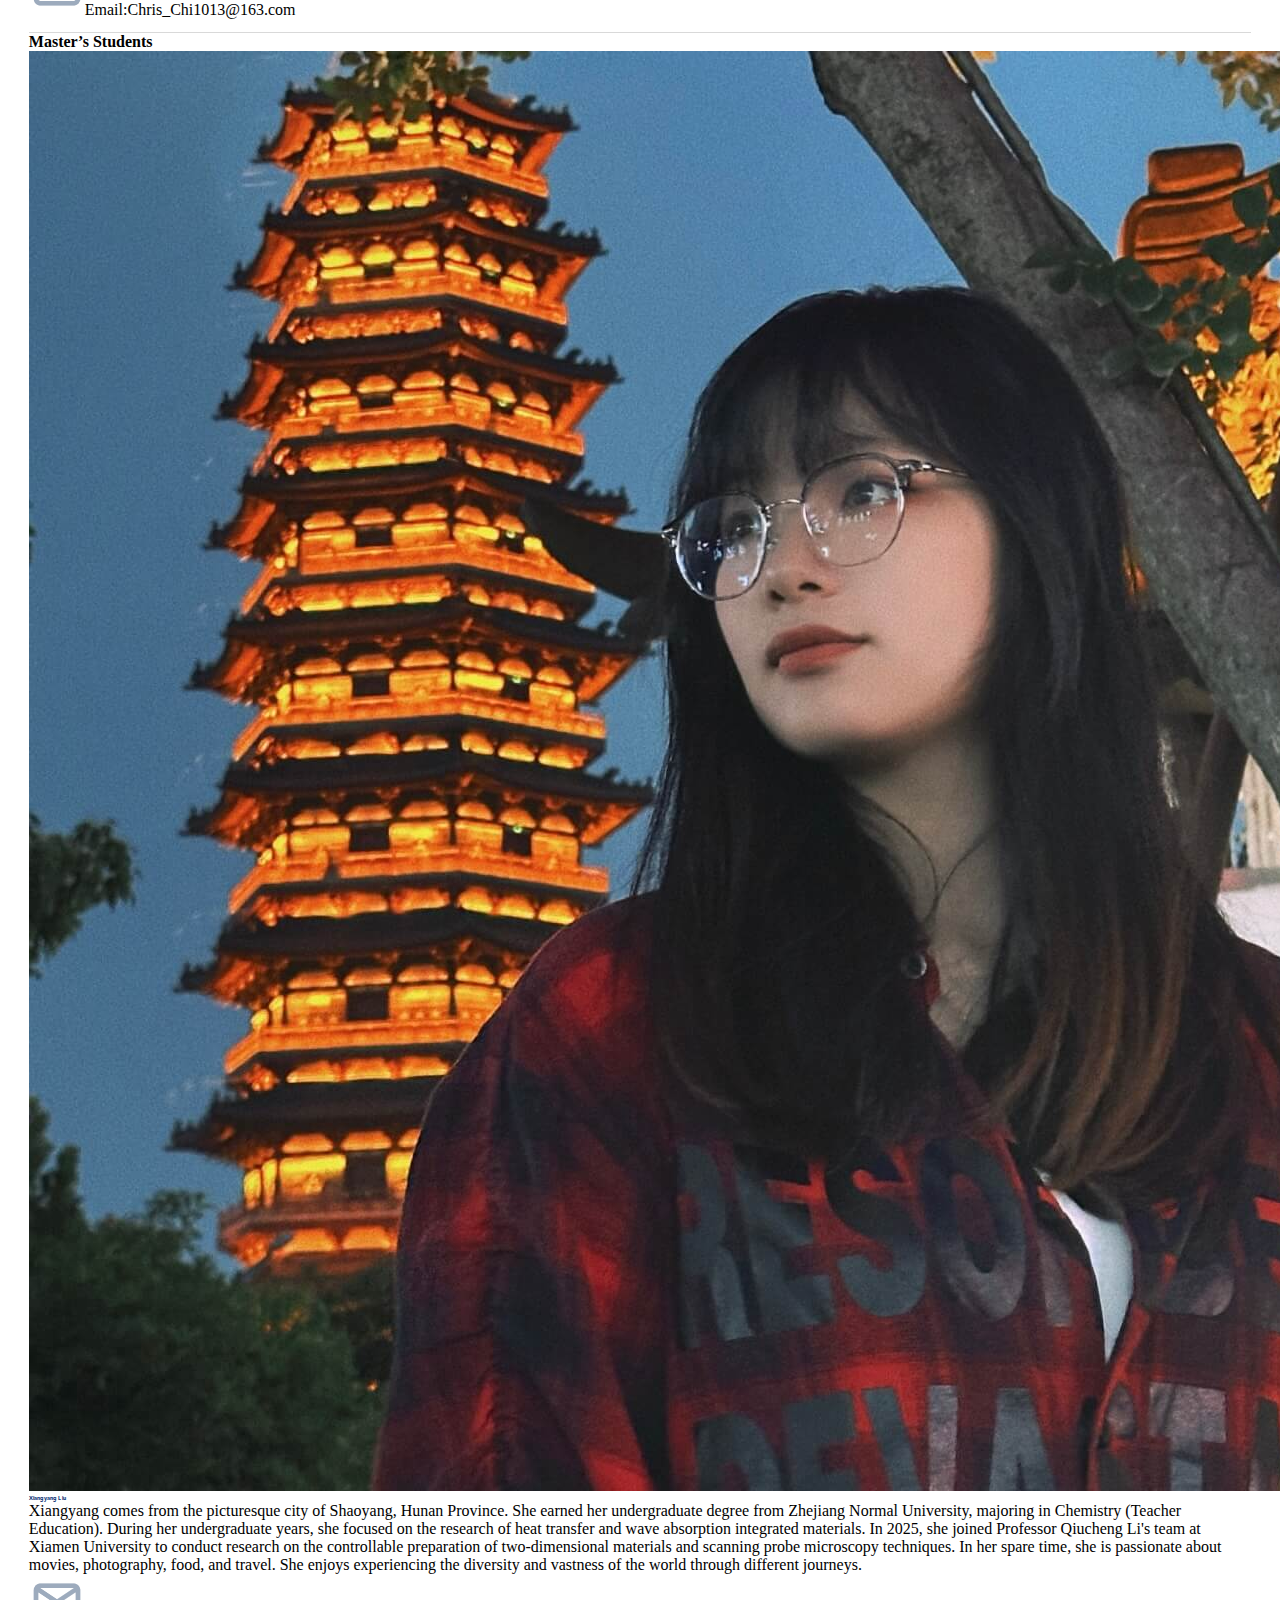
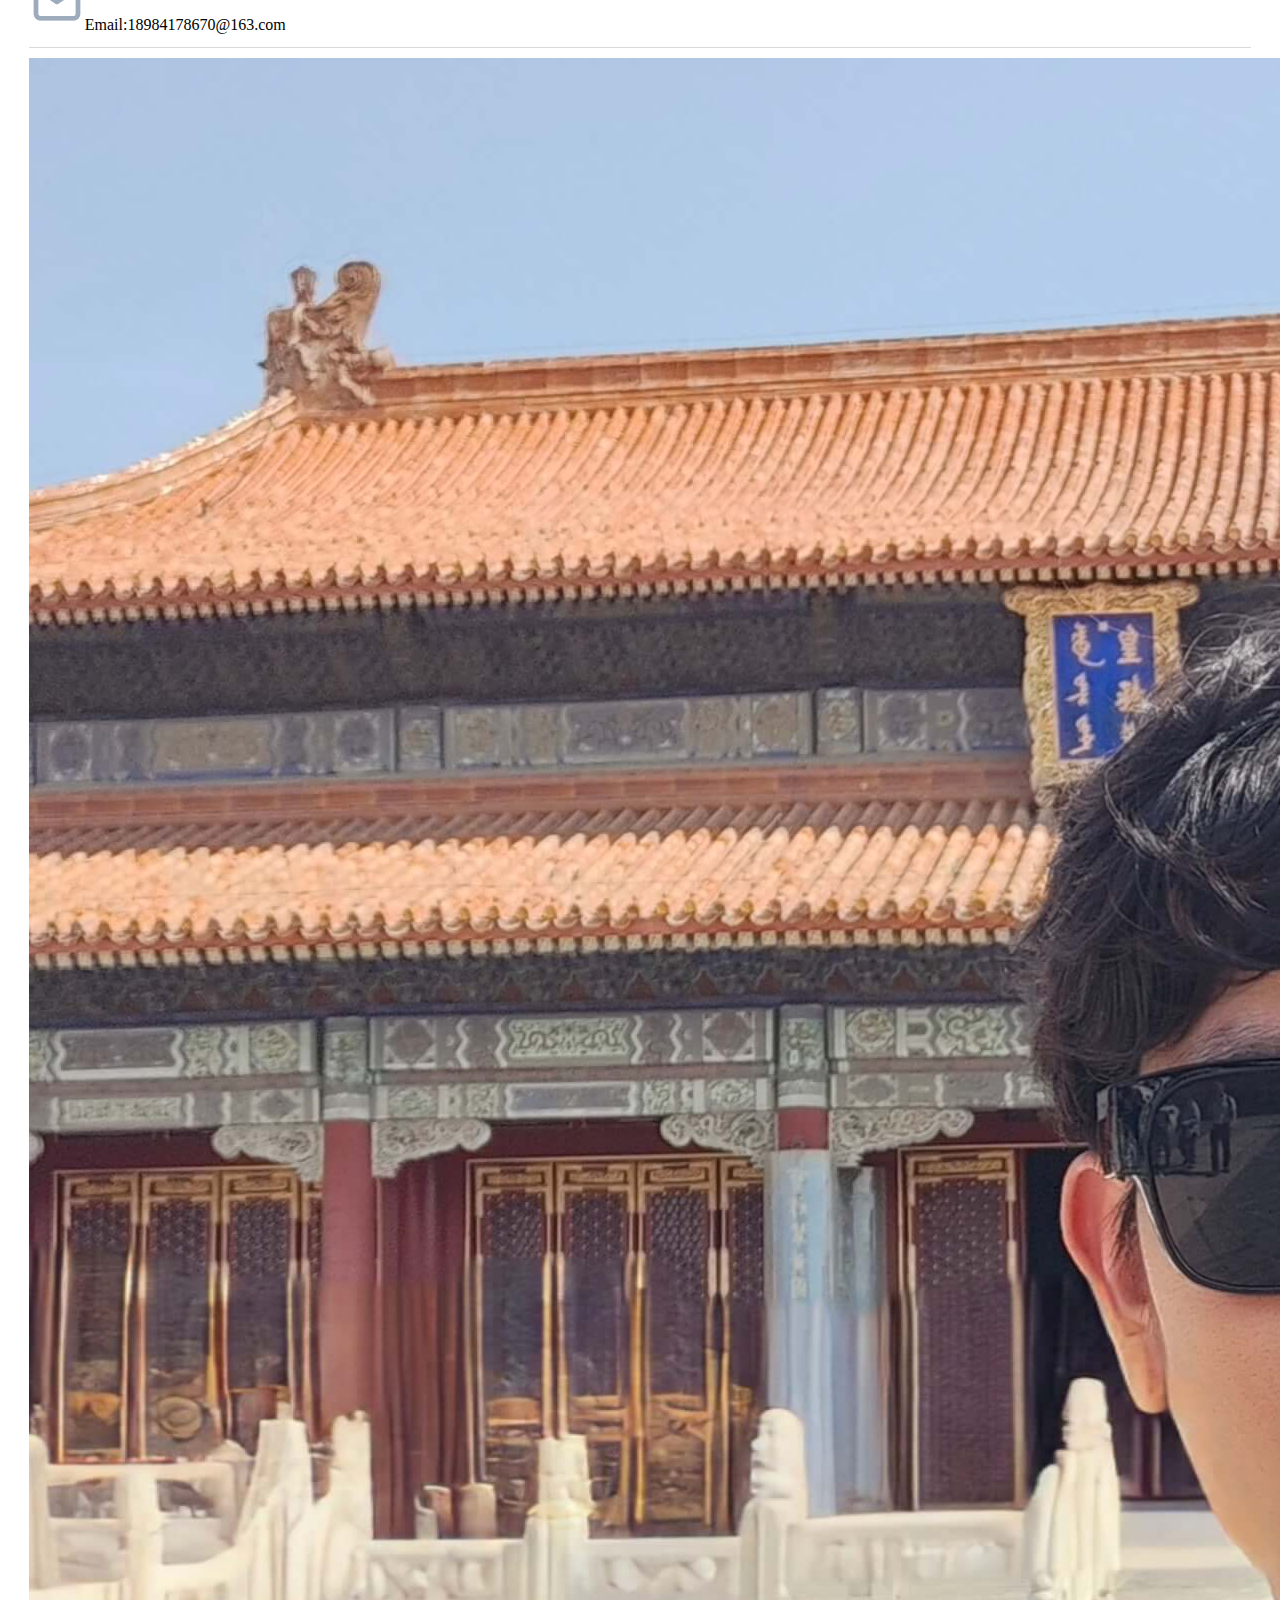
<file: Team/People.htm>
﻿<!DOCTYPE html>
<html>
<head>
    <meta charset="utf-8">
    <meta name="viewport" content="width=device-width, initial-scale=1" id="wixDesktopViewport"/>
    <title>People-Li Research Group</title>
    <META Name="keywords" Content="Li Research Group"/>

    <link rel="shortcut icon" href="../favicon.ico">
    <link rel="stylesheet" type="text/css" href="../css/common.css"/>
    <link rel="stylesheet" type="text/css" href="../css/people.css"/>
    <script src="../js/jquery-2.1.4.min.js"></script>
</head>
<body>
<header class="header-box">
    <div class="logo-box"><a href="People.htm">
        <img src="../img/icon_headerLogo_l.png" title="">
    </a>
        <a href="People.htm">
            <img class="laboratoryLogo" src="../img/icon_headerLogo_r.png" title="">
        </a>
        <a href="People.htm">
            <img class="laboratoryLogo-mobile" src="../img/icon_headerLogo_r_mobile.png" title="">
        </a>
    </div>
    <div class="r-box">
        <nav class="menu-box">
            <ul id="pc-menu1">
                <li>
                    <a href="../index.htm">Home </a>
                </li>
                <li>
                    <a href="../Research.htm">Research </a>
                </li>
                <li class="active">
                    <a href="javascript:;">Team <img src="../img/icon_arrowDown.png" alt=""></a>
                    <ul class="teamList">
                        <li class="active"><a href="People.htm">People</a></li>
                        <li><a href="Gallery.htm">Gallery</a></li>
                    </ul>
                </li>
                <li>
                    <a href="../Publications.htm">Publications </a>
                </li>
                <li>
                    <a href="../Facilities.htm">Facilities </a>
                </li>
                <li>
                    <a href="../Joinus.htm">Join us </a>
                </li>
            </ul>
            <ul id="pc-menu2">
                <li>
                    <a href="../zh/index.htm">首页 </a>
                </li>
                <li>
                    <a href="../zh/Research.htm">研究内容 </a>
                </li>
                <li>
                    <a href="javascript:;">团队成员 <img src="../img/icon_arrowDown.png" alt=""></a>
                    <ul class="teamList">
                        <li><a href="../zh/Team/People.htm">成员信息</a></li>
                        <li><a href="../zh/Team/Gallery.htm">团队画廊</a></li>
                    </ul>
                </li>
                <li>
                    <a href="../zh/Publications.htm">学术成果 </a>
                </li>
                <li>
                    <a href="../zh/Facilities.htm">实验仪器 </a>
                </li>
                <li>
                    <a href="../zh/Joinus.htm">团队招聘 </a>
                </li>
            </ul>
            <script type="text/javascript">
                var isZh = location.href.includes("zh");
                if (isZh) {
                    document.getElementById('pc-menu1').remove();
                } else {
                    document.getElementById('pc-menu2').remove();
                }
            </script>
        </nav>
        <div class="icon-menu-box" onclick="handleMenuClick()"><img src="../img/icon_menu.png" alt=""></div>
        <div class="language-box" id="languageBtn">
            <img src="../img/icon_language.png" alt="">
            <span>CN</span>
        </div>
    </div>
</header>
<nav id="mobile-menu-box" class="menu-hidden">
    <ul id="mobile-menu1">
        <li>
            <a href="../index.htm">Home </a>
        </li>
        <li>
            <a href="../Research.htm">Research </a>
        </li>
        <li class="active team-active">
            <a onclick="handleChildMenuClick()" href="javascript:;">Team <img src="../img/icon_arrowDown_active.png"
                                                                              alt=""></a>
            <ul id="childMenu">
                <li class="active"><a href="People.htm">People</a></li>
                <li><a href="Gallery.htm">Gallery</a></li>
            </ul>
        </li>
        <li>
            <a href="../Publications.htm">Publications </a>
        </li>
        <li>
            <a href="../Facilities.htm">Facilities </a>
        </li>
        <li>
            <a href="../Joinus.htm">Join us </a>
        </li>
    </ul>
    <ul id="mobile-menu2">
        <li>
            <a href="../zh/index.htm">首页 </a>
        </li>
        <li>
            <a href="../zh/Research.htm">研究内容 </a>
        </li>
        <li>
            <a onclick="handleChildMenuClick()" href="javascript:;">团队成员 <img src="../img/icon_arrowDown.png"
                                                                              alt=""></a>
            <ul id="childMenu" class="menu-hidden">
                <li><a href="../zh/Team/People.htm">成员信息</a></li>
                <li><a href="../zh/Team/Gallery.htm">团队画廊</a></li>
            </ul>
        </li>
        <li>
            <a href="../zh/Publications.htm">学术成果 </a>
        </li>
        <li>
            <a href="../zh/Facilities.htm">实验仪器 </a>
        </li>
        <li>
            <a href="../zh/Joinus.htm">团队招聘 </a>
        </li>
    </ul>
    <script type="text/javascript">
        var isZh = location.href.includes("zh");
        if (isZh) {
            document.getElementById('mobile-menu1').remove();
        } else {
            document.getElementById('mobile-menu2').remove();
        }
    </script>
</nav>
<section class="banner-box">

    <img src="../images/people/banner1.png" alt="">


    <div>
        <p> People </p>
    </div>
</section>
<main class="main-box">
    <div class="list-box">
        <h4> Principal Investigator </h4>
        <ul>
            <li class="item-box"><img src="../images/people/lqc.png" vsbhref="vurl" vurl="/images/people/lqc.png" vheight="" vwidth="" alt="" orisrc="../images/people/lqc.png" class="img_vsb_content" />
                <h5> Qiucheng Li, Ph.D. </h5> <h6> Assistant Professor </h6>
                <p> Qiucheng Li received her B.S. in Chemistry from Shandong University in 2012 and her Ph.D. in Physical Chemistry from Peking University in 2017. During her doctoral studies under the guidance of Professor Zhongfan Liu, she developed a series of novel chemical vapor deposition (CVD) strategies for the growth of two-dimensional materials with high crystalline quality and practical scalability. Following her graduation, Dr. Li pursued postdoctoral research at Northwestern University with Professor Mark C. Hersam, where she investigated the electronic properties and surface chemistry of borophene using ultra-high vacuum scanning probe microscopy. From 2024 to 2025, she served as an Assistant Professor in the School of Engineering at Westlake University. In 2025, she joined the Department of Chemistry at Xiamen University as a Professor.  </p>
                <p><img src="../__local/6/24/30/71F7D15A268246D924BD6A6BDA7_91AFAE64_332.png%3Fe=.png" vsbhref="vurl"
                        vurl="/_vsl/6243071F7D15A268246D924BD6A6BDA7/91AFAE64/332?e=.png" vheight="" vwidth=""
                        orisrc="/__local/6/24/30/71F7D15A268246D924BD6A6BDA7_91AFAE64_332.png" class="img_vsb_content">Email
                    me:<span>qiucheng.li@xmu.edu.cn</span></p>
                <div class="clean"></div>
            </li>
        </ul>
    </div>
    <div class="list-box">
        <h4> Ph.D. Students </h4>
        <ul>
            <li class="item-box"><img src="../images/people/yld.jpg" /> <h5> Lida Yu </h5>
                <p>Lida is from Nanchang City, Jiangxi Province. He received his bachelor's degree from Harbin University of Science and Technology. In 2023, he was admitted to Westlake University to pursue a doctorate and joined Qiucheng Li’s research group. Currently, his work focuses on the exploration of the synthesis of two-dimensional magnetic materials. In his spare time, Lida is passionate about hip-hop dancing and enjoys immersing himself in the rhythm of the music. In addition, he also likes to dance with his friends, unleashing his energy to the lively music.</p>
                <p><img src="../__local/6/24/30/71F7D15A268246D924BD6A6BDA7_91AFAE64_332.png%3Fe=.png" vsbhref="vurl"
                vurl="/_vsl/6243071F7D15A268246D924BD6A6BDA7/91AFAE64/332?e=.png" vheight="" vwidth=""
                orisrc="/__local/6/24/30/71F7D15A268246D924BD6A6BDA7_91AFAE64_332.png" class="img_vsb_content">Email:<span>yulida@westlake.edu.cn</span>
                </p>
                <div class="clean"></div>
             </li>
            <li class="item-box"><img src="../images/people/cyp.jpg" />
                 <h5> Yuping Chen </h5>
                <p> Yuping is from Wuzhou, Guangxi Province. She obtained bachelor's and master's degrees in materials from China University of Mining and Technology and Southern University of Science and Technology respectively. In 2024, she was admitted to Westlake University to pursue a doctorate and joined Dr. Qiucheng Li’s laboratory. Currently, her research interests focus on two-dimensional magnetic materials grown by Molecular Beam Epitaxy (MBE) and their characterization using Scanning Tunneling Microscopy (STM). In spare time, Yuping has a passion for Chinese calligraphy, photography and music. </p>
                <p><img src="../__local/6/24/30/71F7D15A268246D924BD6A6BDA7_91AFAE64_332.png%3Fe=.png" vsbhref="vurl"
                        vurl="/_vsl/6243071F7D15A268246D924BD6A6BDA7/91AFAE64/332?e=.png" vheight="" vwidth=""
                        orisrc="/__local/6/24/30/71F7D15A268246D924BD6A6BDA7_91AFAE64_332.png" class="img_vsb_content">Email:<span>chenyuping@westlake.edu.cn</span>
                </p>
                <div class="clean"></div>
            </li>
            <li class="item-box"><img src="../images/people/zjm.jpg" /> <h5> Jinming Zhou </h5>
                <p> Jinming comes from Zhuzhou in eastern Hunan Province. He received his bachelor's degree in Physics from Jiangxi Normal University and obtained his master degree in physics from Southern University of Science and Technology. Currently his interests mainly focus on kinds of novel quantum materials, such as magnetic films and heterostructures growth by MBE, and their characterization by TEM and STM. He also plans to make efforts on micro/nano- fabrications. At his leisure time, he watches TV series, theater and movies for pleasure. Running and swimming are his favorite sports. </p>
                <p><img src="../__local/6/24/30/71F7D15A268246D924BD6A6BDA7_91AFAE64_332.png%3Fe=.png" vsbhref="vurl"
                        vurl="/_vsl/6243071F7D15A268246D924BD6A6BDA7/91AFAE64/332?e=.png" vheight="" vwidth=""
                        orisrc="/__local/6/24/30/71F7D15A268246D924BD6A6BDA7_91AFAE64_332.png" class="img_vsb_content">Email:<span>ajc888@foxmail.com</span>
                </p>
                <div class="clean"></div>
            </li>
            <li class="item-box"><img src="../images/people/wmx.jpg" /> <h5> Mingxuan Wu </h5>
                <p> Mingxuan Wu is from Zhangjiakou, Hebei Province. He received both his bachelor's and master's degrees from Beijing University of Chemical Technology. During his master’s studies, he was jointly trained at the Institute of Process Engineering, Chinese Academy of Sciences, where his research focused on the synthesis and modification of layered oxide cathode materials for sodium-ion batteries. In 2025, he joined Xiamen University to pursue a Ph.D. degree. In his spare time, he enjoys watching movies and is passionate about skiing. </p>
                <p><img src="../__local/6/24/30/71F7D15A268246D924BD6A6BDA7_91AFAE64_332.png%3Fe=.png" vsbhref="vurl"
                        vurl="/_vsl/6243071F7D15A268246D924BD6A6BDA7/91AFAE64/332?e=.png" vheight="" vwidth=""
                        orisrc="/__local/6/24/30/71F7D15A268246D924BD6A6BDA7_91AFAE64_332.png" class="img_vsb_content">Email:<span>997161571@qq.com</span>
                </p>
                <div class="clean"></div>
            </li>
            <li class="item-box"><img src="../images/people/cjy.jpg" /> <h5> Jinyao Chi </h5>
                <p>Jinyao Chi  is from Yantai, Shandong. He completed his bachelor’s and master’s degrees at Qingdao University of Science and Technology. In 2025, he joined Xiamen University to pursue a Ph.D. in Physical Chemistry, focusing on the controllable preparation of two-dimensional materials. In his spare time, he loves sports, enjoys coffee and good food, and is also a skiing enthusiast. In the days to come, he aims to do research diligently and ski happily.</p>
                <p><img src="../__local/6/24/30/71F7D15A268246D924BD6A6BDA7_91AFAE64_332.png%3Fe=.png" vsbhref="vurl"
                        vurl="/_vsl/6243071F7D15A268246D924BD6A6BDA7/91AFAE64/332?e=.png" vheight="" vwidth=""
                        orisrc="/__local/6/24/30/71F7D15A268246D924BD6A6BDA7_91AFAE64_332.png" class="img_vsb_content">Email:<span>Chris_Chi1013@163.com</span>
                </p>
                <div class="clean"></div>
            </li>
        </ul>
    </div>
    <div class="list-box">
        <h4> Master’s Students </h4>
        <ul>
            <li class="item-box"><img src="../images/people/lxy.jpg" /> <h5> Xiangyang Liu </h5>
                <p>Xiangyang comes from the picturesque city of Shaoyang, Hunan Province. She earned her undergraduate degree from Zhejiang Normal University, majoring in Chemistry (Teacher Education). During her undergraduate years, she focused on the research of heat transfer and wave absorption integrated materials. In 2025, she joined Professor Qiucheng Li's team at Xiamen University to conduct research on the controllable preparation of two-dimensional materials and scanning probe microscopy techniques. In her spare time, she is passionate about movies, photography, food, and travel. She enjoys experiencing the diversity and vastness of the world through different journeys.</p>
                <p><img src="../__local/6/24/30/71F7D15A268246D924BD6A6BDA7_91AFAE64_332.png%3Fe=.png" vsbhref="vurl"
                        vurl="/_vsl/6243071F7D15A268246D924BD6A6BDA7/91AFAE64/332?e=.png" vheight="" vwidth=""
                        orisrc="/__local/6/24/30/71F7D15A268246D924BD6A6BDA7_91AFAE64_332.png" class="img_vsb_content">Email:<span>18984178670@163.com</span>
                </p>
                <div class="clean"></div>
            </li>
            <li class="item-box"><img src="../images/people/zhy.jpg" /> <h5> Hanyang Zhong  </h5>
                <p>Hanyang Zhong is from Nanning, Guangxi Zhuang Autonomous Region, and earned his bachelor's degree from Shandong University. In his spare time, he enjoys a wide range of interests, including travel, running, basketball, badminton, and murder mystery games. He hopes to improve his research skills and make new friends during his graduate studies.</p>
                <p><img src="../__local/6/24/30/71F7D15A268246D924BD6A6BDA7_91AFAE64_332.png%3Fe=.png" vsbhref="vurl"
                        vurl="/_vsl/6243071F7D15A268246D924BD6A6BDA7/91AFAE64/332?e=.png" vheight="" vwidth=""
                        orisrc="/__local/6/24/30/71F7D15A268246D924BD6A6BDA7_91AFAE64_332.png" class="img_vsb_content">Email:<span>hanyangzhong@163.com</span>
                </p>
                <div class="clean"></div>
            </li>
        </ul>
    </div>
    
    <div class="list-box">
        <h4> Visiting student </h4>
        <ul>
            <li class="item-box"><img src="../images/people/why.png" /> <h5> Hening Wang </h5>
                <p> Hening, originally from Dongying, Shandong, currently pursuing a combined undergraduate and master’s program in Materials Science at the University of Oxford. She is a visiting student at Dr. Qiucheng Li’s laboratory. Her academic interests focus on the synthesis and characterization of novel 2D materials. Outside of her studies, Henning has a passion for jazz hiphop music, and she is also enthusiastic about photography and painting.</p>
                <p><img src="../__local/6/24/30/71F7D15A268246D924BD6A6BDA7_91AFAE64_332.png%3Fe=.png" vsbhref="vurl"
                        vurl="/_vsl/6243071F7D15A268246D924BD6A6BDA7/91AFAE64/332?e=.png" vheight="" vwidth=""
                        orisrc="/__local/6/24/30/71F7D15A268246D924BD6A6BDA7_91AFAE64_332.png" class="img_vsb_content">Email:<span>heningwang17@gmail.com</span>
                </p>
                <div class="clean"></div>
            </li>
        </ul>
    </div>
    <div class="list-box">
        <h4> Administrative Assistant </h4>
        <ul>
            <li class="item-box"><img src="../images/people/sbl.jpg" />  <h5> Bilian Shi </h5>
                <p>Bilian Shi was born in Mianyang, Sichuan Province. In 2025, she joined Professor Qiucheng Li’s lab at Xiamen University as an administrative assistant. Prior to that, she worked in a similar role at Westlake University and was recognized as the School of Engineering's Outstanding Team Assistant in 2024. In her spare time, she enjoys watching TV series and dancing. </p>
                <div class="clean"></div>
            </li>
        </ul>
    </div>
    <div class="list-box">
        <h4> Alumni </h4>
        <ul>
            <li class="item-box"><img src="../images/people/syt.png"/> <h5> Yuanting Su </h5>
                <p>(2024.07.01-2025.06.13，Ph.D student)</p>
                <p>Ph.D student, Westlake University</p>
                <div class="clean"></div>
            </li>
            <li class="item-box"><img src="../images/people/tcr.png"/> <h5> Changren Tian </h5>
                <p>(2024.07.01-2025.06.13，Ph.D student) </p>
                <p> Ph.D student, Westlake University </p>
                <div class="clean"></div>
            </li>
            <li class="item-box"><img src="../images/people/qjx.png"/> <h5> Jingxia Qian </h5>
                <p>(2024.07.01-2024.12.31 visiting scholar)  </p>
                <p> Postdoctoral Researcher, Nanjing University of Science and Technology </p>
                <div class="clean"></div>
            </li>
            <li class="item-box"><img src="../images/people/jzf.png" /> <h5> Zhifei Jiang </h5>
                <p>(2024.10.21-2024.12.29 visiting student)</p>
                <p>Ph.D. Students(National University of Singapore)</p>
                <div class="clean"></div>
            </li>
        </ul>
    </div>
</main>
<footer class="footer-box">
    <div class="logo-box"><img src="../img/icon_footerLogo_l.png" alt="">

        <img class="footerLaboratoryLogo" src="../img/icon_footerLogo_r.png" alt="">

        <img class="footerLaboratoryLogo-mobile" src="../img/icon_footerLogo_r_mobile.png" alt="">

    </div>
    <div class="contactus-box">
        <h6> Contact us </h6>
        <p> liqiucheng@westlake.edu.cn </p>
        <p> No. 600 Dunyu Road, XihuDistrict, Hangzhou, Zhejiang, 310030, P.R. China </p>
        <div class="clean"></div>
        <div>
            <a href="../Joinus.htm" target="_self">Join us</a>
        </div>
    </div>
    <div class="clean"></div>
    <div class="filings-box"><!-- 版权内容请在本组件"内容配置-版权"处填写 -->
        <p>浙ICP备18025489号<br/></p>
        <p>浙公安备33010602007514号<br/></p>
        <p>Copyright © Westlake University. All Rights Reserved</p>
        <div class="clean"></div>
    </div>
</footer>
<script>
    $(function () {
        var isZh = location.href.includes("zh");
        const isMobile = /iPhone|iPad|iPod|Android/i.test(navigator.userAgent);
        if (isMobile) {
            document.body.classList.add('mobile-class');
        } else {
            document.body.classList.add('pc-class');
        }

        var langBtn = document.getElementById("languageBtn");
        langBtn.getElementsByTagName('span')[0].innerHTML = isZh ? "EN" : "CN";
        langBtn.onclick = function () {
            var path = location.pathname.split("zh").pop();
            location.href = isZh ? path : "/zh" + path;
        }
    });

    function handleMenuClick() {
        var content = document.getElementById('mobile-menu-box');
        if (content.classList.contains('menu-hidden')) {
            content.classList.remove('menu-hidden');
        } else {
            content.classList.add('menu-hidden');
        }
    }

    function handleChildMenuClick() {
        var content = document.getElementById('childMenu');
        if (content.classList.contains('menu-hidden')) {
            content.classList.remove('menu-hidden');
        } else {
            content.classList.add('menu-hidden');
        }
    }
</script>
</body>
</html>
</file>
<file: css/home.css>
.banner-box div {
	position: absolute;
	top: 1.3rem;
    left: 1.8rem;
    z-index: 9;
}
.banner-box div h5 {
	font-family: Avenir-Black;
	font-size: .6rem;
	color: #fff;
	line-height: .82rem;
	margin-bottom: -0.14rem;
}
.banner-box div h6 {
	width: 45%;
	margin-top: .16rem;
	border-top: .01rem solid rgba(255, 255, 255, .85);
	padding-top: .27rem;
	color: rgba(255, 255, 255, .85);
	font-family: Avenir-Heavy;
	font-size: .2rem;
	line-height: .27rem;
}
.banner-box div a {
	margin-top: .7rem;
	width: 1.78rem;
	height: .45rem;
	display: flex;
	align-items: center;
	justify-content: center;
	font-family: Avenir-Heavy;
	font-size: .18rem;
	color: #fff;
	border: .015rem solid #fff;
	border-radius: .5rem;
	text-decoration: none;
}
.item-box {
	padding: 1rem 1.8rem;
	background-color: #fff;
}
.item-box .swiper-container {
	width: 4.2rem;
	float: left;
}
.item-box .swiper-container img {
	width: 100%;
	display: block;
	object-fit: cover;
	object-position: 50% 50%;
}
.item-box h5 {
	font-family: Avenir-Black;
	font-size: .34rem;
	color: #0C3375;
	line-height: .46rem;
	letter-spacing: .01rem;
	margin-left: .6rem;
	float: left;
}
.item-box p {
	width: calc(100% - 4.8rem);
	font-family: Avenir-Medium;
	font-size: .2rem;
	color: rgba(0,0,0,0.65);
	line-height: .3rem;
	margin-top: .22rem;
	margin-left: .6rem;
	float: left;
}
.item-box a {
	width: 2.8rem;
    height: .6rem;
	font-family: Avenir-Medium;
	font-size: .22rem;
	text-decoration: none;
	display: flex;
	align-items: center;
	justify-content: center;
	border: .02rem solid #0C3375;
	color: #0C3375;
	background-color: #fff;
	margin-top: .46rem;
	margin-left: .6rem;
	cursor: pointer;
	float: left;
}
.item-box a:hover {
	font-family: Avenir-Heavy;
	background-color: #0C3375;
	color: #fff;
}
.team-box .swiper-container {
	float: right;
	margin-left: .6rem;
}
.team-box h5,
.team-box p,
.team-box a,
.news-box h5 {
	margin-left: 0;
}
.news-box h5 {
	float: none;
}
.news-box h6 {
	font-family: Avenir-Heavy;
	font-size: .22rem;
	color: #F58300;
	line-height: .32rem;
	margin-top: .18rem;
	margin-bottom: .02rem;
}
.news-box ul {
	margin-top: .02rem;
}
.news-box ul li {
	padding: .46rem 0;
	border-bottom: .01rem solid rgba(0, 0, 0, .15);
	display: flex;
	align-items: center;
}
.news-box ul li div:first-child {
    width: 1rem;
    height: 100%;
	display: flex;
    flex-direction: column;
    justify-content: center;
	align-items: center;
	font-family: Avenir-Heavy;
	font-size: .24rem;
	color: #2157A8;
	line-height: .33rem;
}
.news-box ul li div:first-child span:first-child {
	font-size: .6rem;
	line-height: .82rem;
	margin-bottom: -0.08rem;
	text-align: center;
}
.news-box ul li div:nth-child(2) {
	flex: 1;
	margin-left: .32rem;
}
.news-box ul li div:nth-child(2) p {
	width: 100%;
	font-family: Avenir-Medium;
	font-size: .2rem;
	color: rgba(0,0,0,0.65);
	line-height: .34rem;
	margin: 0;
	float: none;
}
.news-box ul li div:nth-child(2) p:first-child {
	font-family: Avenir-Heavy;
	font-size: .24rem;
	color: rgba(0,0,0,0.85);
	line-height: .33rem;
	margin-bottom: .12rem;
}


/* mobile css */
.mobile-class .banner-box div {
	position: absolute;
	top: .36rem;
    left: .2rem;
    z-index: 9;
}
.mobile-class .banner-box div h5 {
	font-size: .24rem;
	line-height: .33rem;
	margin-bottom: -0.04rem;
}
.mobile-class .banner-box div h6 {
	width: 60%;
	margin-top: .08rem;
	padding-top: .12rem;
	font-size: .12rem;
	line-height: .16rem;
}
.mobile-class .banner-box div a {
	margin-top: .2rem;
	width: .95rem;
	height: .27rem;
	font-size: .11rem;
	border: .007rem solid #fff;
	border-radius: .23rem;
}
.mobile-class .item-box {
	padding: .36rem .2rem;
}
.mobile-class .item-box .swiper-container {
	width: calc(100% - 0.56rem);
	float: none;
	margin: 0 .28rem;
}
.mobile-class .item-box h5 {
	font-size: .2rem;
	line-height: .27rem;
	margin-left: 0;
	margin-top: .2rem;
	text-align: center;
	float: none;
}
.mobile-class .item-box p {
	width: 100%;
	font-size: .14rem;
	line-height: .22rem;
	margin-top: .12rem;
	margin-left: 0;
	float: none;
}
.mobile-class .item-box a {
	width: 1.67rem;
    height: .42rem;
	font-size: .16rem;
	text-decoration: none;
	background-color: #fff;
	margin: .18rem auto 0;
	float: none;
}
.mobile-class .item-box a:hover {
	font-family: Avenir-Heavy;
	background-color: #0C3375;
	color: #fff;
}
.mobile-class .team-box .swiper-container {
	float: none;
}
.mobile-class .news-box h5 {
	text-align: left;
}
.mobile-class .news-box h6 {
	display: none;
}
.mobile-class .news-box ul {
	margin-top: 0;
}
.mobile-class .news-box ul li {
	padding: .24rem 0;
	align-items: flex-start;
}
.mobile-class .news-box ul li div:first-child {
    width: .65rem;
    height: 100%;
	font-size: .16rem;
	line-height: .22rem;
}
.mobile-class .news-box ul li div:first-child span:first-child {
	font-size: .32rem;
	line-height: .44rem;
	margin-bottom: -0.04rem;
}
.mobile-class .news-box ul li div:nth-child(2) {
	flex: 1;
	margin-left: .22rem;
}
.mobile-class .news-box ul li div:nth-child(2) p {
	width: 100%;
	font-family: Avenir-Medium;
	font-size: .14rem;
	color: rgba(0,0,0,0.65);
	line-height: .22rem;
	margin: 0;
	float: none;
}
.mobile-class .news-box ul li div:nth-child(2) p:first-child {
	font-family: Avenir-Heavy;
	font-size: .16rem;
	color: rgba(0,0,0,0.85);
	line-height: .22rem;
	margin-bottom: .08rem;
}
</file>
<file: css/facilities.css>
.list-box {
    padding: 1rem 1.8rem;
    background-color: #fff;
}
.list-box li {
    padding-top: .8rem;
}
.list-box li img {
    width: 5.2rem;
    float: left;
    display: block;
    object-fit: cover;
    object-position: 50% 50%;
}
.list-box li h5 {
    width: calc(100% - 5.62rem);
    margin-left: .42rem;
    font-family: Avenir-Heavy;
    font-size: .28rem;
    line-height: .33rem;
    color: rgba(0,0,0,0.85);
    float: right;
}
.list-box li p {
    width: calc(100% - 5.62rem);
    margin-left: .42rem;
    margin-top: .12rem;
    font-family: Avenir-Roman;
    font-size: .22rem;
    color: rgba(0,0,0,0.45);
    line-height: .32rem;
    float: right;
}
.list-box li:first-child {
    padding-top: 0;
}
.list-box li:nth-child(2n) img {
    float: right;
}
.list-box li:nth-child(2n) h5,
.list-box li:nth-child(2n) p {
    float: left;
}

/* mobile css */
.mobile-class .list-box {
    padding: .36rem .2rem;
}
.mobile-class .list-box li {
    padding-top: .28rem;
    padding-bottom: .24rem;
    border-bottom: .01rem solid rgba(0,0,0,0.15);
}
.mobile-class .list-box li img {
    width: 100%;
    float: none;
    object-fit: cover;
    object-position: 50% 50%; 
}
.mobile-class .list-box li h5 {
    width: 100%;
    margin-left: 0;
    margin-top: .2rem;
    font-size: .16rem;
    line-height: .19rem;
    float: none;
}
.mobile-class .list-box li p {
    width: 100%;
    margin-left: 0;
    margin-top: .12rem;
    font-size: .14rem;
    line-height: .22rem;
    float: none;
}
.mobile-class .list-box li:first-child {
    padding-top: 0;
}
.mobile-class .list-box li:nth-child(2n) img,
.mobile-class .list-box li:nth-child(2n) h5,
.mobile-class .list-box li:nth-child(2n) p {
    float: none;
}
</file>
<file: css/gallery.css>
.item-box {
    background-color: #fff;
	padding: 1rem 1.8rem .36rem;
}
.item-box ul li {
    width: calc(50% - .2rem);
    margin-right: .2rem;
    margin-bottom: .64rem;
    float: left;
}
.item-box ul li:nth-child(2n) {
    float: right;
    margin-left: .2rem;
    margin-right: 0;
}
.item-box ul li img {
    width: 100%;
    display: block;
    object-fit: cover;
    object-position: 50% 50%;
}
.item-box ul li p {
    font-family: Avenir-Roman;
    font-size: .2rem;
    color: rgba(0,0,0,0.45);
    line-height: .28rem;
}
.item-box ul li p span {
    color: #009DAB;
}
.item-box ul li p:nth-child(2) {
    font-family: Avenir-Heavy;
    font-size: .24rem;
    color: rgba(0,0,0,0.85);
    margin-top: .32rem;
    margin-bottom: .12rem;
}


/* mobile css */
.mobile-class .item-box {
    background-color: #fff;
	padding: .36rem .2rem .08rem;
}
.mobile-class .item-box ul li {
    width: 100%;
    margin-right: 0;
    margin-bottom: .52rem;
    float: none;
}
.mobile-class .item-box ul li:nth-child(2n) {
    float: none;
    margin-left: 0;
}
.mobile-class .item-box ul li p {
    font-size: .14rem;
    line-height: .22rem;
}
.mobile-class .item-box ul li p:nth-child(2) {
    font-size: .16rem;
    margin-top: .2rem;
}
</file>
<file: css/joinus.css>
.item-box {
	background-color: #fff;
	padding: 1rem 1.8rem;
}
.item-box h5 {
	font-family: Avenir-Black;
	font-size: .34rem;
	color: #0C3375;
	line-height: .46rem;
	letter-spacing: .01rem;
}
.item-box img {
    width: 5.2rem;
    display: block;
    object-fit: cover;
    object-position: 50% 50%;
    margin-left: .42rem;
    float: right;
}
.item-box p,
.item-box a {
    font-family: Avenir-Medium;
    line-height: .33rem;
    font-size: .24rem;
    color: rgba(0,0,0,0.65);
    float: left;
}
.item-box p span {
    font-family: Avenir-Heavy;
    color: rgba(0,0,0,0.85);
}
.item-box p:nth-child(2) {
    width: calc(100% - 5.62rem);
}
.item-box:first-child h6 {
    font-family: Avenir-Roman;
    font-size: .24rem;
    margin-top: .42rem;
    color: rgba(0,0,0,0.45);
    line-height: .33rem;
    float: left;
}
.item-box:first-child h6:nth-child(3) {
    width: calc(100% - 5.62rem);
    margin-top: .3rem;
}
.item-box:first-child h6:nth-child(4) {
    margin-top: .64rem;
}
.item-box:first-child h6 p {
    font-family: Avenir-Roman;
    font-size: .22rem;
    color: rgba(0,0,0,0.45);
    float: none;
}
.item-box:first-child h6 p:last-child {
    color: #2157A8;
}
.item-box:last-child h6 {
	font-family: Avenir-Heavy;
	font-size: .22rem;
	color: #F58300;
	line-height: .32rem;
	margin-top: .18rem;
}
.item-box:last-child div {
    margin-top: .42rem;
}
.item-box:last-child div input {
    width: 5.2rem;
    height: .42rem;
    display: block;
    padding: 0 .22rem;
    box-sizing: border-box;
    border-color: #CED4DA;
    margin-top: .22rem;
    font-size: .2rem;
    font-family: Avenir-Roman;
    border: .01rem solid #CED4DA;
}
.item-box:last-child div textarea {
    width: calc(100% - 5.6rem);
    padding: .05rem .22rem;
    margin-top: -1.7rem;
    height: 1.7rem;
    margin-left: .4rem;
    border: .01rem solid #CED4DA;
    font-size: .2rem;
    font-family: Avenir-Roman;
    box-sizing: border-box;
    resize: none;
    display: block;
    float: right;
}
input::placeholder,
textarea::placeholder {
    color: rgba(0,0,0,0.25)
}
.item-box:last-child div button {
    width: 1.6rem;
    height: .4rem;
    line-height: .4rem;
    text-align: center;
    background-color: #2157A8;
    color: #fff;
    margin-top: .22rem;
    font-size: .18rem;
    font-family: Avenir-Medium;
    border: none;
    cursor: pointer;
    padding: 0;
    display: block;
    float: right;
}
.item-box:last-child p {
    width: calc(100% - 5.6rem);
    line-height: .25rem;
    font-size: .18rem;
    margin-top: -0.4rem;
    float: left;
}


/* mobile css */
.mobile-class .item-box {
	padding: .36rem .2rem;
}
.mobile-class .item-box h5 {
	font-size: .2rem;
	line-height: .27rem;
}
.mobile-class .item-box img {
    width: 100%;
    object-fit: cover;
    object-position: 50% 50%;
    margin-left: 0;
    float: none;
}
.mobile-class .item-box p,
.mobile-class .item-box a {
    line-height: .22rem;
    font-size: .15rem;
    float: none;
}
.mobile-class .item-box a {
    word-break: break-all;
}
.mobile-class .item-box p:nth-child(2) {
    margin-top: .2rem;
    width: 100%;
}
.mobile-class .item-box:first-child h6 {
    font-size: .15rem;
    margin-top: .2rem;
    line-height: .22rem;
    float: none;
}
.mobile-class .item-box:first-child h6:nth-child(3) {
    width: 100%;
    margin-top: .16rem;
    line-height: .2rem;
}
.mobile-class .item-box:first-child h6:nth-child(4) {
    margin-top: .36rem;
}
.mobile-class .item-box:first-child h6 p {
    font-size: .14rem;
    float: none;
    margin-top: 0;
}
.mobile-class .item-box:last-child h6 {
	display: none;
}
.mobile-class .item-box:last-child div {
    margin-top: .24rem;
}
.mobile-class .item-box:last-child div input {
    width: 100%;
    height: .36rem;
    display: block;
    padding: 0 .12rem;
    margin-top: .18rem;
    font-size: .15rem;
}
.mobile-class .item-box:last-child div input:first-child {
    margin-top: 0;
}
.mobile-class .item-box:last-child div textarea {
    width: 100%;
    padding: .08rem .12rem;
    margin-top: .18rem;
    height: 1.48rem;
    margin-left: 0;
    font-size: .15rem;
    float: none;
}
.mobile-class .item-box:last-child div button {
    width: 1.52rem;
    height: .36rem;
    line-height: .36rem;
    margin: .2rem auto 0;
    text-align: center;
    font-size: .15rem;
    float: none;
}
.mobile-class .item-box:last-child p {
    width: 100%;
    line-height: .2rem;
    font-size: .14rem;
    margin-top: .22rem;
    float: none;
}
</file>
<file: css/people.css>
.main-box {
    padding: 1rem 1.8rem;
    background-color: #fff;
}
.item-box {
	padding: .6rem 0 .8rem;
    border-bottom: .01rem solid rgba(0, 0, 0, .15);
}
.item-box:first-child {
    padding-top: 0;
}
.item-box h5 {
    font-family: Avenir-Black;
	font-size: .34rem;
	color: #0C3375;
	line-height: .46rem;
	letter-spacing: .01rem;
}
.item-box ul li {
    margin-top: .65rem;
} 
.item-box ul li:first-child {
    margin-top: .42rem;
}
.item-box ul li img {
    width: 2.8rem;
    display: block;
    float: left;
    object-fit: cover;
    object-position: 50% 50%;
}
.item-box ul li h6 {
    width: calc(100% - 3.18rem);
    margin-left: .38rem;
    font-family: Avenir-Heavy;
    font-size: .26rem;
    color: rgba(0,0,0,0.85);
    line-height: .3rem;
    float: right;
}
.item-box ul li p {
    width: calc(100% - 3.18rem);
    margin-left: .38rem;
    font-family: Avenir-Roman;
    font-size: .2rem;
    color: rgba(0,0,0,0.45);
    line-height: .28rem;
    margin-top: .12rem;
    float: right;
}
.item-box ul li p:nth-last-child(2) {
    font-size: .18rem;
    line-height: .25rem;
}
.item-box ul li p img {
    width: .23rem;
    display: block;
    margin-right: .1rem;
}
.item-box ul li p span {
    padding-left: .04rem;
    color: #4B5768;
}
.item-box:first-child ul li:first-child img {
    width: 4rem;
}
.item-box:first-child ul li:first-child h6,
.item-box:first-child ul li:first-child p {
    width: calc(100% - 4.38rem);
}
.item-box:first-child ul li:first-child h6 {
    line-height: .26rem;
}
.item-box:first-child ul li:first-child p {
    line-height: .3rem;
}
.item-box:first-child ul li:first-child .position {
    margin-top: .12rem;
    color: #009DAB;
    line-height: .32rem;
}
.item-box:first-child ul li p:nth-last-child(2) {
    margin-top: .2rem;
    line-height: .27rem;
}
.item-box:first-child ul li p:nth-last-child(2) span {
    color: rgba(0,0,0,0.85);
    text-decoration: underline;
}



/* mobile css */
.mobile-class .main-box {
    padding: .32rem .2rem .36rem;
}
.mobile-class .item-box {
	padding: .32rem 0 .36rem;
}
.mobile-class .item-box:first-child {
    padding-top: 0;
}
.mobile-class .item-box h5 {
	font-size: .2rem;
	line-height: .27rem;
}
.mobile-class .item-box:first-child h5 {
	text-align: center;
}
.mobile-class .item-box:last-child {
    padding: .32rem 0 .24rem;
}
.mobile-class .item-box ul li {
    margin-top: 0;
    padding: .26rem 0 .2rem;
    border-bottom: .01rem dashed rgba(0, 0, 0, .15);
} 
.mobile-class .item-box ul li:last-child {
    border-color: transparent;
    padding-bottom: 0;
}
.mobile-class .item-box ul li:first-child {
    margin-top: .2rem;
    padding-top: 0;
}
.mobile-class .item-box ul li img {
    width: 2.2rem;
    display: block;
    float: none;
}
.mobile-class .item-box ul li h6 {
    width: 100%;
    margin-left: 0;
    margin-top: .14rem;
    font-size: .18rem;
    line-height: .25rem;
    float: none;
}
.mobile-class .item-box ul li p {
    width: 100%;
    margin-left: 0;
    font-size: .14rem;
    line-height: .21rem;
    margin-top: .1rem;
    float: none;
}
.mobile-class .item-box:first-child ul li p {
    margin-top: .12rem;
}
.mobile-class .item-box ul li p:nth-last-child(2) {
    font-size: .14rem;
    line-height: .22rem;
    margin-top: .06rem;
}
.mobile-class .item-box ul li p img {
    width: .20rem;
    display: block;
    margin-right: .06rem;
    float: left;
}
.mobile-class .item-box:first-child ul li:first-child img {
    width: 2.4rem;
    margin: 0 auto;
    float: none;
}
.mobile-class .item-box:first-child ul li:first-child h6,
.mobile-class .item-box:first-child ul li:first-child p {
    width: 100%;
}
.mobile-class .item-box:first-child ul li:first-child h6 {
    margin-top: .2rem;
    text-align: center;
}
.mobile-class .item-box:first-child ul li:first-child p {
    line-height: .21rem;
}
.mobile-class .item-box:first-child ul li:first-child .position {
    margin-top: .04rem;
    line-height: .22rem;
    font-size: .16rem;
    margin-left: 0;
    text-align: center;
}
.mobile-class .item-box:first-child ul li p:nth-last-child(2) {
    margin-top: .08rem;
    line-height: .22rem;
}
</file>
<file: css/publications.css>
.item-box {
    background-color: #fff;
	padding: 1rem 1.8rem;
}
.item-box ul:first-child {
    width: calc(100% - 3.04rem);
    margin-left: .64rem;
    display: flex;
    flex-direction: column-reverse;
    box-sizing: border-box;
    float: right;
}
.item-box ul:first-child li {
    font-family: Avenir-Roman;
    font-size: .2rem;
    line-height: .27rem;
    margin-bottom: .32rem;
    color: rgba(0, 0, 0, .45);
    counter-increment: number;
}
.item-box ul:first-child li:first-child {
    margin-bottom: 0;
}
.item-box ul:first-child li span {
    font-family: Avenir-Medium;
    text-decoration: underline;
    color: rgba(0, 0, 0, .65);
}
.item-box ul:first-child li::before {
    font-family: Avenir-Black;
    content: counter(number)".";
    font-size: .2rem;
    color: rgba(0, 0, 0, .65);
    margin-right: .04rem;
}
.item-box ul:nth-child(2) {
    width: 2.4rem;
    float: left;
    box-sizing: border-box;
}
.item-box ul:nth-child(2) li {
    display: flex;
    align-items: center;
    padding: .16rem 0;
    font-size: .22rem;
    font-family: Avenir-Heavy;
    color: rgba(0,0,0,0.65);
    border-bottom: .01rem solid rgba(0,0,0,0.15);
    cursor: pointer;
}
.item-box ul:nth-child(2) li:last-child {
    border-color: transparent;
}
.item-box ul:nth-child(2) li.active,
.item-box ul:nth-child(2) li:hover {
    color: #2157A8;
}


/* mobile css */
.mobile-class .item-box {
	padding: 0;
}
.mobile-class .item-box ul:first-child {
    width: 100%;
    margin-left: 0;
    float: none;
    padding: .32rem 0;
}
.mobile-class .item-box ul:first-child li {
    font-size: .14rem;
    line-height: .2rem;
    margin-bottom: .2rem;
    padding: 0 .2rem;
}
.mobile-class .item-box ul:first-child li:first-child {
    margin-bottom: 0;
}
.mobile-class .item-box ul:first-child li::before {
    font-size: .14rem;
}
.mobile-class .item-box ul:nth-child(2) {
    width: 100%;
    float: none;
    background-color: #FAFBFC;
    padding: .16rem .2rem;
}
.mobile-class .item-box ul:nth-child(2) li {
    font-size: .16rem;
}
</file>
<file: css/research.css>
.item-box {
	background-color: #fff;
	padding: 1rem 1.8rem;
}
.item-box h5 {
	font-family: Avenir-Black;
	font-size: .34rem;
	color: #0C3375;
	line-height: .46rem;
	letter-spacing: .01rem;
}
.item-box h5 span {
    position: relative;
}
.item-box h5 span::after {
    content: "";
    display: block;
    width: 105%;
    height: .16rem;
    position: absolute;
    bottom: 0;
    background: rgba(12,51,117,0.2)
}
.item-box p {
	font-family: Avenir-Medium;
	font-size: .2rem;
	color: rgba(0,0,0,0.65);
	line-height: .29rem;
    margin-top: .34rem;
}
.item-box img {
    width: 100%;
    display: block;
}
.item-box:first-child p {
    margin-top: .4rem;
    line-height: .32rem;
    font-size: .22rem;
}
.item-box:first-child p span {
    text-decoration: underline;
    font-family: Avenir-Heavy;
    color: rgba(0,0,0,0.85);
}
.item-box:first-child img {
    margin-top: .28rem;
}
.item-box div {
    margin-top: .64rem;
    line-height: .29rem;
}
.item-box div:nth-child(2) {
    margin-top: .8rem;
}
.item-box div img {
    width: 5rem;
    float: left;
}
.item-box div h6 {
    width: calc(100% - 5.42rem);
    margin-left: .42rem;
    font-family: Avenir-Medium;
    font-size: .22rem;
    color: rgba(0,0,0,0.85);
    float: right;
}
.item-box div p {
    width: calc(100% - 5.42rem);
    margin-left: .42rem;
    font-family: Avenir-Roman;
    font-size: .2rem;
    color: rgba(0,0,0,0.65);
    margin-top: .34rem;
    float: right;
}
.engineering-box h5 {
    width: calc(100% - 5.42rem);
    float: left;
}
.engineering-box h5:nth-child(2) {
    float: none;
}
.engineering-box img{
    width: 5rem;
    float: right;
    margin-top: -0.92rem;
}
.engineering-box p {
    width: calc(100% - 5.42rem);
    margin-right: .42rem;
    float: left;
}
.characterizations-box img {
    width: 5rem;
    float: left;
}
.characterizations-box h5 {
    width: calc(100% - 5.42rem);
    float: right;
}
.characterizations-box p {
    width: calc(100% - 5.42rem);
    margin-left: .42rem;
    float: right;
}


/* mobile css */
.mobile-class .item-box {
	padding: .32rem .2rem;
}
.mobile-class .item-box h5 {
	font-size: .2rem;
	line-height: .27rem;
}
.mobile-class .item-box h5 span {
    position: relative;
}
.mobile-class .item-box h5 span::after {
    content: "";
    display: block;
    width: 103%;
    height: .1rem;
    position: absolute;
    bottom: 0;
    background: rgba(12,51,117,0.2)
}
.mobile-class .item-box p {
	font-family: Avenir-Medium;
	font-size: .14rem;
	color: rgba(0,0,0,0.65);
	line-height: .22rem;
    margin-top: .12rem;
}
.mobile-class .item-box img {
    width: 100%;
    display: block;
    float: left;
    object-fit: cover;
    object-position: 50% 50%;
}
.mobile-class .item-box:first-child h5 {
    text-align: center;
    width: 100%;
}
.mobile-class .item-box:first-child img {
    margin-top: .2rem;
}
.mobile-class .item-box div {
    margin-top: .32rem;
    line-height: .22rem;
}
.mobile-class .item-box div:nth-child(2) {
    margin-top: .32rem;
}
.mobile-class .item-box div img {
    width: 100%;
    float: none;
}
.mobile-class .item-box div h6 {
    margin-top: .24rem;
    width: 100%;
    margin-left: 0;
    font-size: .16rem;
    float: none;
}
.mobile-class .item-box div p {
    width: 100%;
    margin-left: 0;
    font-size: .14rem;
    margin-top: .04rem;
    float: none;
}
.mobile-class .engineering-box h5,
.mobile-class .characterizations-box h5 {
    width: 100%;
    float: none;
}
.mobile-class .engineering-box img, 
.mobile-class .characterizations-box img {
    width: 2.8rem;
    margin: .32rem auto 0;
    float: none;
}
.mobile-class .engineering-box p,
.mobile-class .characterizations-box p {
    margin: 0;
    margin-top: .24rem;
    width: 100%;
    float: none;
}
</file>
<file: css/common.css>
/* reset */
html,body,div,span,object,iframe,h1,h2,h3,h4,h5,h6,p,blockquote,pre,abbr,address,cite,code,del,dfn,em,img,ins,kbd,q,samp,small,strong,sub,sup,var,b,i,dl,dt,dd,ol,ul,li,fieldset,form,label,legend,table,caption,tbody,tfoot,thead,tr,th,td,article,aside,dialog,figure,footer,header,hgroup,menu,nav,section,time,mark,audio,video{margin:0;padding:0;border:0;outline:0;vertical-align:baseline;background:transparent;list-style-type: none;}
div {box-sizing: border-box}
::-webkit-scrollbar {
	width: 0;
}
.clean {
	clear: both !important;
	margin: 0 !important;
}
.menu-hidden {
	display: none !important;
}
.bgColor-F6F9FE {
	background-color: #F6F9FE !important;
}
@font-face {
    font-family: 'Avenir-Heavy';
    src: url('../font/Avenir-Heavy.otf') format('truetype');
}
@font-face {
    font-family: 'Avenir-Medium';
    src: url('../font/Avenir-Medium.otf') format('truetype');
}
@font-face {
    font-family: 'Avenir-Black';
    src: url('../font/Avenir-Black.otf') format('truetype');
}
@font-face {
    font-family: 'Avenir-Roman';
    src: url('../font/Avenir-Roman.otf') format('truetype');
}
@font-face {
    font-family: 'Avenir-Oblique';
    src: url('../font/Avenir-Oblique.otf') format('truetype');
}

/* header */
.header-box {
	width: 100%;
	height: .98rem;
	padding: 0 .8rem;
	box-sizing: border-box;
	display: flex;
	align-items: center;
	justify-content: space-between;
}
.header-box .logo-box {
	display: flex;
}
.header-box .logo-box img {
	width: 1.53rem;
	height: .48rem;
	margin-right: .26rem;
	display: block;
}
.header-box .r-box {
	flex: 1;
	height: 100%;
    display: flex;
	align-items: center;
    justify-content: flex-end;
}
.header-box .r-box .menu-box,
.header-box .r-box .menu-box ul {
	height: 100%;
	display: flex;
}
.header-box .r-box .menu-box ul li {
	display: flex;
	align-items: center;
	justify-content: center;
  	margin-right: .36rem;
	border-top: .025rem solid transparent;
	cursor: pointer;
}
.header-box .r-box .menu-box ul li:last-child {
	margin-right: .26rem;
}
.header-box .r-box .menu-box li a {
  	color: rgba(0, 0, 0, .85);
  	text-decoration: none;
  	font-family: Avenir-Heavy;
  	font-size: .2rem;
  	line-height: .27rem;
}
.header-box .r-box .menu-box li.active,
.header-box .r-box .menu-box li:hover {
	border-color: #2157A8;
}
.header-box .r-box .menu-box li.active a,
.header-box .r-box .menu-box li:hover a {
	color: #2157A8;
}
.header-box .r-box .menu-box li a img {
	width: .13rem;
	height: .13rem;
}
.header-box .r-box .menu-box .team {
	position: relative;
}
.header-box .r-box .menu-box .team:hover .teamList {
	display: block;
}
.header-box .r-box .menu-box li .teamList {
	position: absolute;
	top: .83rem;
    left: 0;
	z-index: 99;
	height: auto;
	padding: .28rem .2rem;
	background-color: #fff;
	border-radius: .04rem;
	box-shadow: 0 .07rem .25rem 0 rgba(0,0,0,0.15);
	display: none;
}
.header-box .r-box .menu-box li .teamList li {
	display: flex;
	align-items: center;
	justify-content: flex-start;
  	margin-right: 0;
	border: none;
	width: 1.88rem;
	height: .51rem;
	padding-left: .2rem;
	font-family: Avenir-Heavy;
	font-size: .2rem;
	color: rgba(0, 0, 0, .85);
}
.header-box .r-box .menu-box li .teamList li a {
	color: rgba(0, 0, 0, .85);
}
.header-box .r-box .menu-box li .teamList li:hover {
	background-color: #F5F7FA;
}
.header-box .r-box .menu-box li .teamList li.active a,
.header-box .r-box .menu-box li .teamList li:hover a {
	color: #2157A8;
}
.header-box .r-box .language-box {
	display: flex;
	align-items: center;
	height: .54rem;
	border-left: .01rem solid rgba(0,0,0,0.25);
	padding-left: .26rem;
}

.header-box .r-box .language-box img {
	width: .26rem;
	height: .26rem;
	display: block;
}
.header-box .r-box .language-box span {
	margin-left: .08rem;
	font-family: Avenir-Medium;
	font-size: .17rem;
	color: rgba(0,0,0,0.45);
	line-height: .21rem;
	cursor: pointer;
}
.header-box .r-box .icon-menu-box img{
	display: none;
}

/* header mobile css */
.mobile-class .header-box .r-box .menu-box {
	display: none !important;
}
.mobile-class .header-box {
	width: 100%;
	height: .48rem;
	padding: 0 .2rem;
	box-sizing: border-box;
	justify-content: space-between;
}
.mobile-class .header-box .logo-box img {
	width: .9rem;
	height: .28rem;
	margin-right: .2rem;
}
.mobile-class #mobile-menu-box ul {
	padding: .2rem 0;
}
.mobile-class #mobile-menu-box li {
	display: grid;
	margin-top: .1rem;
	padding: 0 .2rem;
}
.mobile-class #mobile-menu-box li:first-child {
	margin-top: 0;
}	
.mobile-class #mobile-menu-box li a {
  	color: rgba(0, 0, 0, .65);
  	text-decoration: none;
  	font-family: Avenir-Heavy;
  	font-size: .16rem;
  	line-height: .22rem;
	white-space: nowrap;
}
.mobile-class #mobile-menu-box li.active a {
	color: #2157A8;
}
.mobile-class #mobile-menu-box li a img {
	width: .1rem;
	height: .1rem;
}
.team-active {
	background-color: #F5F7FA;
	padding: .1rem .2rem !important;
}
.team-active a,
.mobile-class #mobile-menu-box .team #childMenu li.active a {
	color: #2157A8 !important;
}
.mobile-class #mobile-menu-box .team #childMenu {
	padding: 0;
}
.mobile-class #mobile-menu-box .team #childMenu li {
	display: flex;
	align-items: center;
	font-family: Avenir-Heavy;
	font-size: .16rem;
	color: rgba(0, 0, 0, .65);
	margin-top: .1rem;
}
.mobile-class #mobile-menu-box .team #childMenu li a {
	color: rgba(0, 0, 0, .65) !important;
}
.mobile-class .header-box .icon-menu-box, .mobile-class .header-box .language-box {
	display: flex;
	align-items: center;
	height: .32rem;
}
.mobile-class .header-box .icon-menu-box {
	margin-right: .2rem;
}
.mobile-class .header-box .language-box {
	padding-left: .2rem;
	border-left: .01rem solid rgba(0,0,0,0.15);
}
.mobile-class .header-box .icon-menu-box img, 
.mobile-class .header-box .language-box img {
	width: .22rem;
	height: .22rem;
	display: block;
}
.mobile-class .header-box .language-box span {
	display: none;
}

/* footer */
.footer-box {
	box-sizing: border-box;
	width: 100%;
	padding: .8rem 1rem .68rem;
	background-color: #0A142F;
	font-family: Avenir-Medium;
}
.footer-box .logo-box {
	display: flex;
	float: left;
}
.footer-box .logo-box img {
	width: 2rem;
	margin-right: .32rem;
}
.footer-box .contactus-box {
	float: right;
	width: 50%;
}
.footer-box .contactus-box h6 {
	font-family: Avenir-Black;
	font-size: .14rem;
	color: rgba(255, 255, 255, .4);
	line-height: .2rem;
	margin-bottom: .2rem;
}
.footer-box .contactus-box p {
	font-size: .18rem;
	color: #fff;
	width: 2.3rem;
	line-height: .25rem;
}
.footer-box .contactus-box p:nth-child(4) {
	float: right;
	width: 3.26rem;
	margin-top: -0.5rem;
}
.footer-box .contactus-box a {
	width: 1.13rem;
	height: .34rem;
	display: flex;
	align-items: center;
	justify-content: center;
	border-radius: .4rem;
	background-color: #fff;
	font-size: .16rem;
	font-family: Avenir-Heavy;
	text-decoration: none;
	color: #2157A8;
	margin-top: .3rem;
	border: .01rem solid #fff;
	float: right;
}
.footer-box .filings-box {
	margin-top: .42rem;
	padding-top: .36rem;
	border-top: .01rem solid rgba(255, 255, 255, .2);
	display: flex;
    justify-content: center;
}
.footer-box .filings-box p {
	line-height: .19rem;
	font-size: .14rem;
	color: rgba(255, 255, 255, .65);
	margin-left: .1rem;
}

/* footer mobile css */
.mobile-class .footer-box {
	padding: .32rem .2rem;
}
.mobile-class .footer-box .logo-box {
	float: none;
    flex-direction: column;
    align-items: center;
}
.mobile-class .footer-box .logo-box img {
	width: 1.6rem;
	margin-right: 0;
	margin-bottom: .24rem;
}
.mobile-class .footer-box .contactus-box {
	float: none;
	width: 100%;
	margin-top: .08rem;
}
.mobile-class .footer-box .contactus-box h6 {
	margin-bottom: .16rem;
}
.mobile-class .footer-box .contactus-box p {
	font-size: .14rem;
	color: #fff;
	width: fit-content;
	line-height: .2rem;
	margin-bottom: .04rem;
}
.mobile-class .footer-box .contactus-box p:nth-child(4) {
	float: none;
	width: fit-content;
	margin-top: .16rem;
}
.mobile-class .footer-box .contactus-box a {
	width: .88rem;
	height: .27rem;
	border-radius: .23rem;
	background-color: transparent;
	font-size: .11rem;
	text-decoration: none;
	color: #fff;
	border-color: #fff;
	margin-top: .16rem;
	float: none;
}
.mobile-class .footer-box .filings-box {
	margin-top: .24rem;
	padding-top: .16rem;
	display: block;
}
.mobile-class .footer-box .filings-box p {
	line-height: .14rem;
	font-size: .1rem;
	margin-bottom: .08rem;
	float: left;
}
.mobile-class .footer-box .filings-box p:first-child {
	margin-right: .77rem;
}
.mobile-class .footer-box .filings-box p:nth-child(2) {
	float: right;
	margin-right: 0;
}
.mobile-class .footer-box .filings-box p:nth-last-child(2) {
	margin-bottom: 0;
}

/* banner */
.banner-box {
	width: 100%;
	position: relative;
}
.banner-box img {
	width: 100%;
	display: block;
}
.banner-box .content {
    position: absolute;
    z-index: 9;
    top: 0;
    left: 0;
    width: 100%;
    height: 100%;
    display: flex;
    align-items: center;
    justify-content: center;
}
.banner-box .content p {
	line-height: .79rem;
	color: #fff;
	font-size: .58rem;
	font-family: Avenir-Black;
}

/* banner mobile css */
.mobile-class .banner-box img {
	height: 2.6rem;
	object-fit: cover;
	object-position: 50% 50%;
}
.mobile-class .banner-box .content p {
	line-height: .36rem;
	font-size: .26rem;
}
</file>
